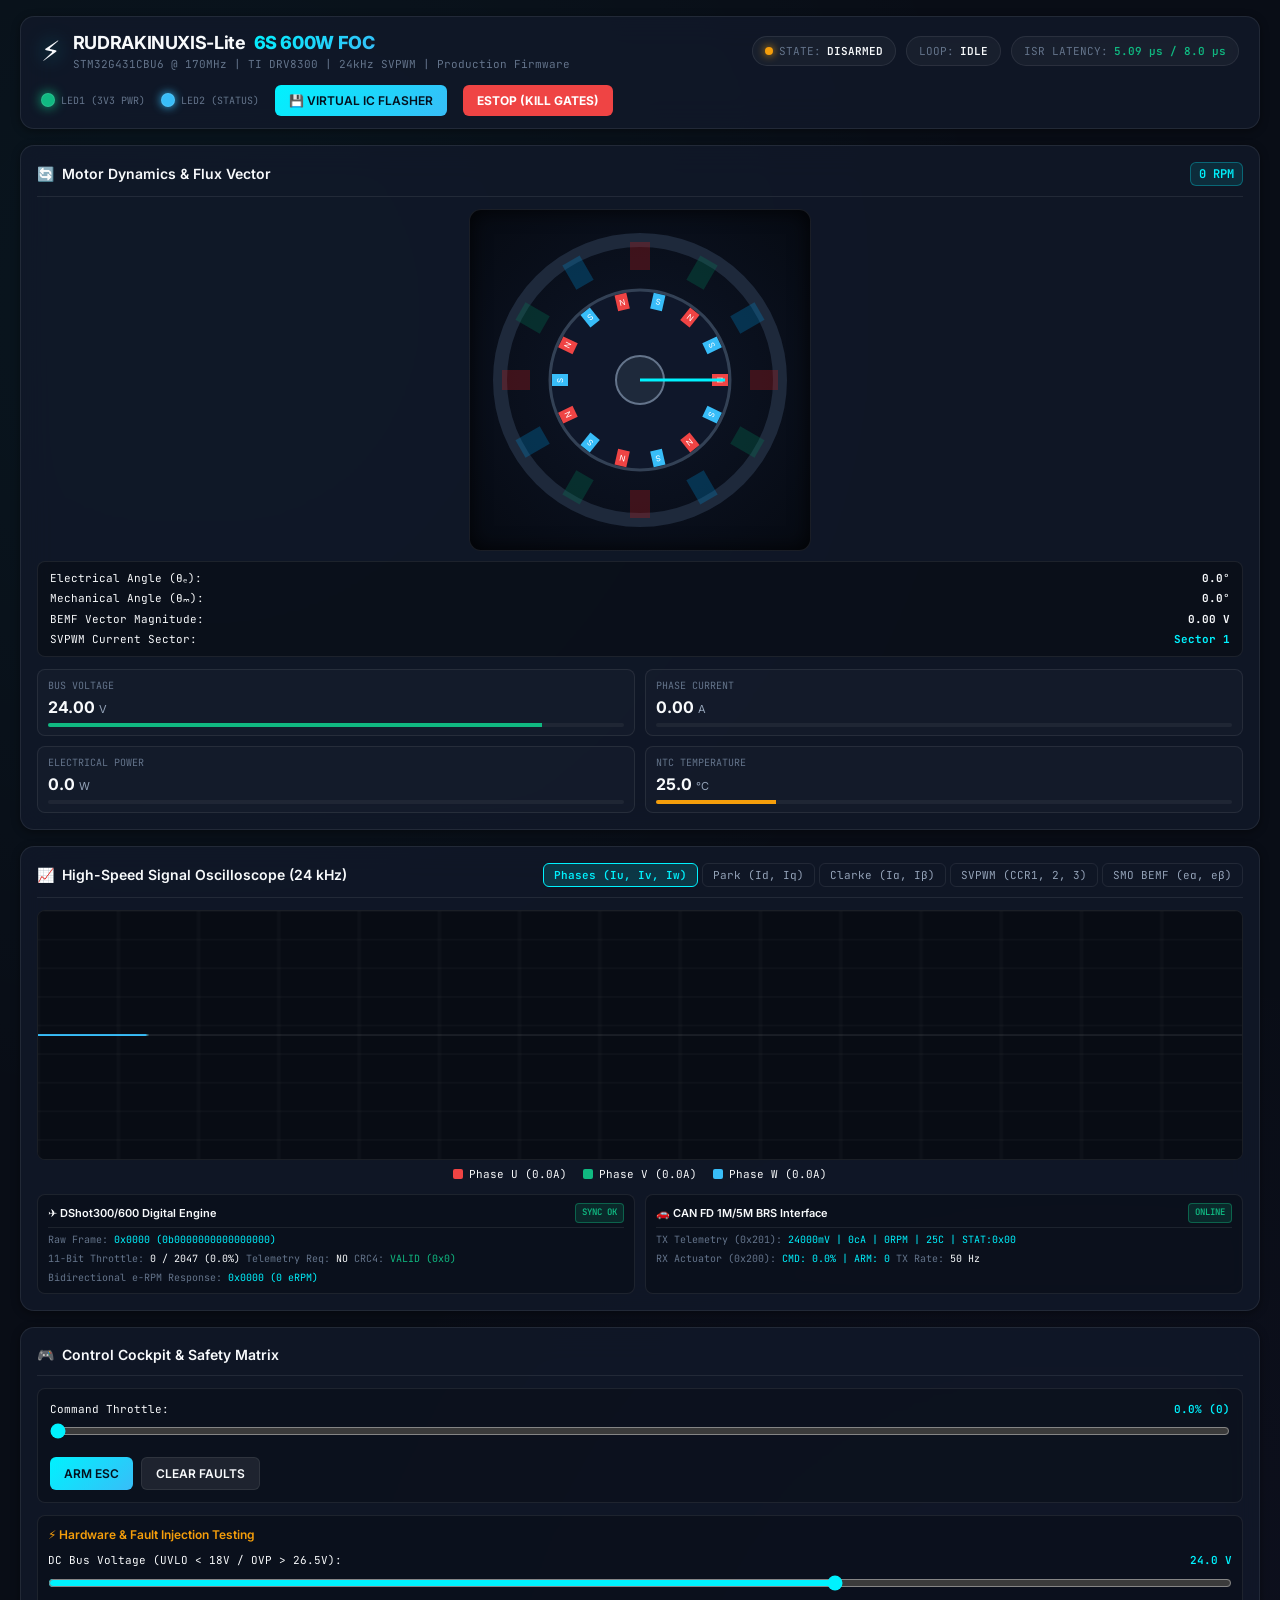
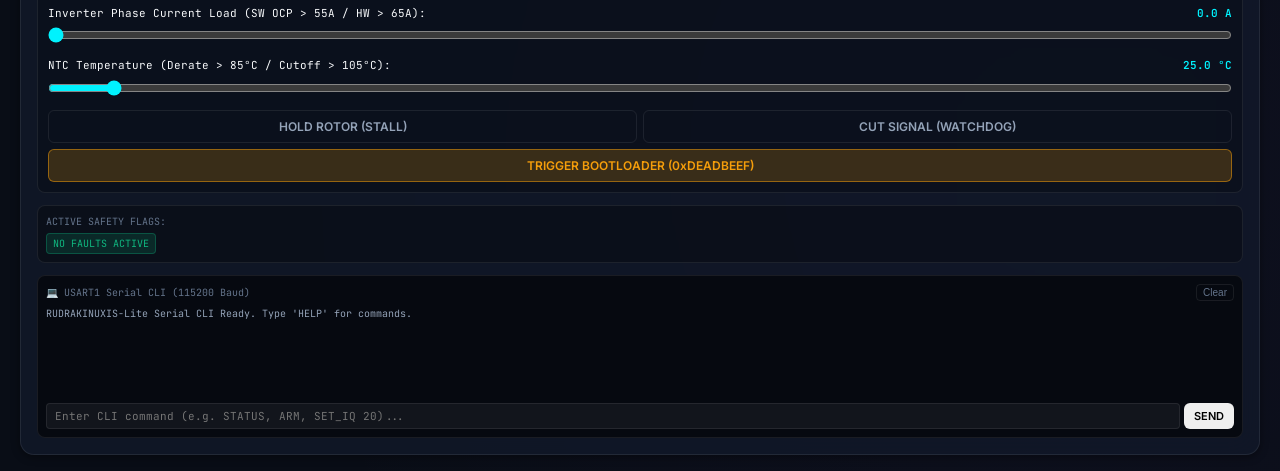
<file: firmware_for_RUDRAKINUXIS_Lite/tools/visual_simulator/index.html>
<!DOCTYPE html>
<html lang="en">

<head>
  <meta charset="UTF-8">
  <meta name="viewport" content="width=device-width, initial-scale=1.0">
  <title>RUDRAKINUXIS-Lite 6S 600W FOC ESC - Production Visual Simulator</title>
  <link rel="preconnect" href="https://fonts.googleapis.com">
  <link rel="preconnect" href="https://fonts.gstatic.com" crossorigin>
  <link
    href="https://fonts.googleapis.com/css2?family=Inter:wght@300;400;500;600;700&family=JetBrains+Mono:wght@400;500;600&display=swap"
    rel="stylesheet">
  <link rel="stylesheet" href="styles.css">
</head>

<body>
  <div class="app-container">
    <!-- Top Header -->
    <header class="app-header">
      <div class="header-left">
        <div class="logo-badge">
          <span class="logo-icon">⚡</span>
          <div class="logo-titles">
            <h1>RUDRAKINUXIS-Lite <span class="tag-accent">6S 600W FOC</span></h1>
            <p class="subtitle">STM32G431CBU6 @ 170MHz | TI DRV8300 | 24kHz SVPWM | Production Firmware</p>
          </div>
        </div>
      </div>

      <div class="header-center">
        <div class="system-pills">
          <div class="pill" id="pill-foc-state">
            <span class="pill-dot"></span>
            <span class="pill-label">STATE:</span>
            <span class="pill-value" id="val-foc-state">DISARMED</span>
          </div>
          <div class="pill" id="pill-mode">
            <span class="pill-label">LOOP:</span>
            <span class="pill-value" id="val-loop-mode">I-F RAMP</span>
          </div>
          <div class="pill" id="pill-isr-timing">
            <span class="pill-label">ISR LATENCY:</span>
            <span class="pill-value highlight-green" id="val-isr-time">5.09 µs / 8.0 µs</span>
          </div>
        </div>
      </div>

      <div class="header-right">
        <div class="led-indicators">
          <div class="led-unit">
            <div class="led-bulb led-green on" id="hw-led1"></div>
            <span class="led-text">LED1 (3V3 PWR)</span>
          </div>
          <div class="led-unit">
            <div class="led-bulb led-blue heartbeat" id="hw-led2"></div>
            <span class="led-text">LED2 (STATUS)</span>
          </div>
        </div>
        <button class="btn btn-primary" id="btn-open-flasher">💾 VIRTUAL IC FLASHER</button>
        <button class="btn btn-danger" id="btn-kill-gates">ESTOP (KILL GATES)</button>
      </div>
    </header>

    <!-- Main Content Grid -->
    <main class="dashboard-grid">
      <!-- Column 1: Motor Visualizer & Power Telemetry -->
      <section class="card panel-motor">
        <div class="card-header">
          <h2><span class="icon">🔄</span> Motor Dynamics & Flux Vector</h2>
          <span class="badge" id="badge-rpm">0 RPM</span>
        </div>
        <div class="canvas-container">
          <canvas id="motor-canvas" width="340" height="340"></canvas>
          <div class="motor-overlay-stats">
            <div class="stat-row">
              <span>Electrical Angle (θₑ):</span>
              <strong id="val-theta-elec">0.0°</strong>
            </div>
            <div class="stat-row">
              <span>Mechanical Angle (θₘ):</span>
              <strong id="val-theta-mech">0.0°</strong>
            </div>
            <div class="stat-row">
              <span>BEMF Vector Magnitude:</span>
              <strong id="val-bemf-mag">0.00 V</strong>
            </div>
            <div class="stat-row">
              <span>SVPWM Current Sector:</span>
              <strong class="highlight-cyan" id="val-svpwm-sector">Sector 1</strong>
            </div>
          </div>
        </div>

        <!-- Telemetry Metrics Bar -->
        <div class="metrics-grid">
          <div class="metric-card">
            <div class="metric-label">BUS VOLTAGE</div>
            <div class="metric-val" id="val-metric-vbus">24.00 <span class="unit">V</span></div>
            <div class="metric-bar">
              <div class="fill" id="bar-vbus" style="width: 80%;"></div>
            </div>
          </div>
          <div class="metric-card">
            <div class="metric-label">PHASE CURRENT</div>
            <div class="metric-val" id="val-metric-curr">0.00 <span class="unit">A</span></div>
            <div class="metric-bar">
              <div class="fill fill-cyan" id="bar-curr" style="width: 0%;"></div>
            </div>
          </div>
          <div class="metric-card">
            <div class="metric-label">ELECTRICAL POWER</div>
            <div class="metric-val" id="val-metric-pwr">0.0 <span class="unit">W</span></div>
            <div class="metric-bar">
              <div class="fill fill-purple" id="bar-pwr" style="width: 0%;"></div>
            </div>
          </div>
          <div class="metric-card">
            <div class="metric-label">NTC TEMPERATURE</div>
            <div class="metric-val" id="val-metric-temp">25.0 <span class="unit">°C</span></div>
            <div class="metric-bar">
              <div class="fill fill-yellow" id="bar-temp" style="width: 25%;"></div>
            </div>
          </div>
        </div>
      </section>

      <!-- Column 2: Live Multi-Channel Oscilloscope & Packet Monitor -->
      <section class="card panel-scope">
        <div class="card-header scope-header">
          <div class="scope-titles">
            <h2><span class="icon">📈</span> High-Speed Signal Oscilloscope (24 kHz)</h2>
          </div>
          <div class="scope-tabs">
            <button class="tab-btn active" data-channel="phase">Phases (Iu, Iv, Iw)</button>
            <button class="tab-btn" data-channel="park">Park (Id, Iq)</button>
            <button class="tab-btn" data-channel="clarke">Clarke (Iα, Iβ)</button>
            <button class="tab-btn" data-channel="svpwm">SVPWM (CCR1, 2, 3)</button>
            <button class="tab-btn" data-channel="smo">SMO BEMF (eα, eβ)</button>
          </div>
        </div>
        <div class="scope-container">
          <canvas id="scope-canvas" width="600" height="260"></canvas>
          <div class="scope-legend" id="scope-legend">
            <!-- Dynamic Legend items inserted via JS -->
          </div>
        </div>

        <!-- Protocol Packet Inspector -->
        <div class="packet-inspector">
          <div class="inspector-section">
            <div class="section-title">
              <span>✈️ DShot300/600 Digital Engine</span>
              <span class="status-pill status-ok" id="dshot-status-badge">SYNC OK</span>
            </div>
            <div class="packet-row">
              <span class="p-label">Raw Frame:</span>
              <span class="p-hex" id="dshot-raw-hex">0x0000 (0b0000000000000000)</span>
            </div>
            <div class="packet-row">
              <span class="p-label">11-Bit Throttle:</span>
              <span class="p-val" id="dshot-throttle-val">0 / 2047 (0.0%)</span>
              <span class="p-label">Telemetry Req:</span>
              <span class="p-val" id="dshot-telem-bit">NO</span>
              <span class="p-label">CRC4:</span>
              <span class="p-val highlight-green" id="dshot-crc-val">VALID (0x0)</span>
            </div>
            <div class="packet-row">
              <span class="p-label">Bidirectional e-RPM Response:</span>
              <span class="p-hex" id="dshot-erpm-hex">0xFFFF (0 eRPM)</span>
            </div>
          </div>

          <div class="inspector-section">
            <div class="section-title">
              <span>🚗 CAN FD 1M/5M BRS Interface</span>
              <span class="status-pill status-ok" id="can-status-badge">ONLINE</span>
            </div>
            <div class="packet-row">
              <span class="p-label">TX Telemetry (0x201):</span>
              <span class="p-hex" id="can-tx-payload">24000mV | 0cA | 0RPM | 25C | STAT:0x00</span>
            </div>
            <div class="packet-row">
              <span class="p-label">RX Actuator (0x200):</span>
              <span class="p-hex" id="can-rx-payload">CMD: 0.0% | ARM: 0</span>
              <span class="p-label">TX Rate:</span>
              <span class="p-val">50 Hz</span>
            </div>
          </div>
        </div>
      </section>

      <!-- Column 3: Control Cockpit & Safety Stress Testing -->
      <section class="card panel-controls">
        <div class="card-header">
          <h2><span class="icon">🎮</span> Control Cockpit & Safety Matrix</h2>
        </div>

        <div class="control-box">
          <div class="throttle-control">
            <div class="control-row-header">
              <label for="slider-throttle">Command Throttle:</label>
              <span class="slider-display" id="disp-throttle">0.0% (0)</span>
            </div>
            <input type="range" id="slider-throttle" min="0" max="2047" value="0" step="1">
          </div>

          <div class="button-row">
            <button class="btn btn-primary" id="btn-arm-toggle">ARM ESC</button>
            <button class="btn btn-secondary" id="btn-clear-faults">CLEAR FAULTS</button>
          </div>
        </div>

        <!-- Safety Supervisor Stress Testing -->
        <div class="fault-injection-box">
          <h3>⚡ Hardware & Fault Injection Testing</h3>

          <div class="slider-group">
            <div class="control-row-header">
              <label for="slider-vbus">DC Bus Voltage (UVLO &lt; 18V / OVP &gt; 26.5V):</label>
              <span class="slider-display" id="disp-vbus">24.0 V</span>
            </div>
            <input type="range" id="slider-vbus" min="16.0" max="28.0" value="24.0" step="0.1">
          </div>

          <div class="slider-group">
            <div class="control-row-header">
              <label for="slider-load">Inverter Phase Current Load (SW OCP &gt; 55A / HW &gt; 65A):</label>
              <span class="slider-display" id="disp-load">0.0 A</span>
            </div>
            <input type="range" id="slider-load" min="0.0" max="70.0" value="0.0" step="0.5">
          </div>

          <div class="slider-group">
            <div class="control-row-header">
              <label for="slider-temp">NTC Temperature (Derate &gt; 85°C / Cutoff &gt; 105°C):</label>
              <span class="slider-display" id="disp-temp">25.0 °C</span>
            </div>
            <input type="range" id="slider-temp" min="20.0" max="120.0" value="25.0" step="1.0">
          </div>

          <div class="injection-buttons">
            <button class="btn btn-outline" id="btn-inject-stall">HOLD ROTOR (STALL)</button>
            <button class="btn btn-outline" id="btn-inject-sigloss">CUT SIGNAL (WATCHDOG)</button>
            <button class="btn btn-warning" id="btn-bootloader-jump">TRIGGER BOOTLOADER (0xDEADBEEF)</button>
          </div>
        </div>

        <!-- Active Fault Status -->
        <div class="fault-status-box" id="box-faults">
          <div class="fault-title">ACTIVE SAFETY FLAGS:</div>
          <div class="fault-tags" id="fault-tags-container">
            <span class="fault-tag ok">NO FAULTS ACTIVE</span>
          </div>
        </div>

        <!-- Serial CLI Console -->
        <div class="cli-console">
          <div class="cli-title">
            <span>💻 USART1 Serial CLI (115200 Baud)</span>
            <button class="btn-tiny" id="btn-cli-clear">Clear</button>
          </div>
          <div class="cli-output" id="cli-output">
            <div class="cli-line">RUDRAKINUXIS-Lite Serial CLI Ready. Type 'HELP' for commands.</div>
          </div>
          <div class="cli-input-row">
            <input type="text" id="cli-input" placeholder="Enter CLI command (e.g. STATUS, ARM, SET_IQ 20)...">
            <button class="btn btn-small" id="btn-cli-send">SEND</button>
          </div>
        </div>
      </section>
    </main>

    <!-- Modal for Virtual IC Flashing & Silicon Verification -->
    <div class="modal-overlay hidden" id="modal-flasher">
      <div class="modal-content flasher-modal-content">
        <div class="flasher-header">
          <div class="flasher-title">
            <span class="icon">🔬</span>
            <h3>STM32G431CBU6 Virtual Silicon Hardware Flasher</h3>
          </div>
          <button class="btn-tiny" id="btn-close-flasher-top">✕</button>
        </div>

        <div class="flasher-body">
          <!-- Virtual IC Chip Graphic -->
          <div class="ic-chip-view">
            <div class="ic-silicon" id="ic-chip-silicon">
              <div class="ic-dot"></div>
              <div class="ic-markings">
                <div class="ic-brand">ST ARM</div>
                <div class="ic-part">STM32G431</div>
                <div class="ic-pkg">CBU6 @ 170MHz</div>
                <div class="ic-lot">128K FLASH | 32K RAM</div>
              </div>
            </div>
            <div class="ic-pins-status">
              <div class="pin-status-row"><span class="pin-dot pin-green" id="pin-vdd"></span> VDD (3.31V)</div>
              <div class="pin-status-row"><span class="pin-dot pin-blue" id="pin-swdio"></span> SWDIO (PA13)</div>
              <div class="pin-status-row"><span class="pin-dot pin-blue" id="pin-swclk"></span> SWCLK (PA14)</div>
              <div class="pin-status-row"><span class="pin-dot pin-yellow" id="pin-nrst"></span> NRST (RESET)</div>
            </div>
          </div>

          <!-- Programmer Console & Log -->
          <div class="flasher-console-box">
            <div class="flasher-progress-bar">
              <div class="progress-fill" id="flash-progress-fill" style="width: 0%;"></div>
            </div>
            <div class="progress-label" id="flash-progress-label">Ready. Target detected via SWD (ID: 0x468).</div>

            <div class="flasher-terminal" id="flasher-terminal">
              <div class="term-line">ST-Link v3 High-Speed Virtual Debugger Connected.</div>
              <div class="term-line">Target: STM32G431CBU6 (Cortex-M4 with FPU, Rev 1.0).</div>
              <div class="term-line">Device ID: 0x468 | Flash: 128 KB | SRAM1: 32 KB.</div>
              <div class="term-line highlight-green">Status: Ready to flash RUDRAKINUXIS-Lite production firmware.</div>
            </div>
          </div>

          <!-- Flash Memory Hex Viewer -->
          <div class="hex-viewer-box">
            <div class="hex-title">Virtual Flash Memory Map (0x08000000):</div>
            <pre class="hex-dump" id="hex-dump-view">
0x08000000:  00 80 00 20 09 01 00 08 21 01 00 08 25 01 00 08  |... ....!...%...| (MSP: 0x20008000, Reset: 0x08000109)
0x08000010:  00 00 00 00 00 00 00 00 00 00 00 00 00 00 00 00  |................|
0x08000020:  00 00 00 00 00 00 00 00 00 00 00 00 00 00 00 00  |................|
0x08000030:  00 00 00 00 00 00 00 00 00 00 00 00 55 01 00 08  |............U...| (SysTick: 1kHz Safety)
0x08000080:  00 00 00 00 00 00 00 00 81 01 00 08 00 00 00 00  |................| (ADC1_2_IRQn: 24kHz FOC)
0x08000100:  52 55 44 52 41 4B 49 4E 55 58 49 53 2D 4C 69 74  |RUDRAKINUXIS-Lit|
0x08000110:  65 5F 36 53 5F 36 30 30 57 5F 46 4F 43 5F 45 53  |e_6S_600W_FOC_ES|
            </pre>
          </div>
        </div>

        <div class="flasher-actions">
          <button class="btn btn-primary" id="btn-start-flash">⚡ FLASH FIRMWARE TO VIRTUAL IC</button>
          <button class="btn btn-secondary" id="btn-mass-erase">MASS ERASE FLASH (0xFF)</button>
          <button class="btn btn-outline" id="btn-close-flasher">CLOSE</button>
        </div>
      </div>
    </div>

    <!-- Modal for Bootloader Jump Notification -->
    <div class="modal-overlay hidden" id="modal-bootloader">
      <div class="modal-content">
        <div class="modal-icon">🚀</div>
        <h3>ST Factory ROM Bootloader Jumped!</h3>
        <p>Magic key <code>0xDEADBEEF</code> was successfully written to <code>TAMP->BKP0R</code>.</p>
        <p>Microcontroller system reset executed. Memory remapped to System Flash (<code>0x1FFF0000</code>). Main Stack
          Pointer initialized.</p>
        <p class="highlight-green">Device is now ready for USB-C DFU flashing via STM32CubeProgrammer!</p>
        <button class="btn btn-primary" id="btn-close-modal">DISMISS / REBOOT TO USER CODE</button>
      </div>
    </div>
  </div>

  <script src="simulator.js"></script>
</body>

</html>
</file>
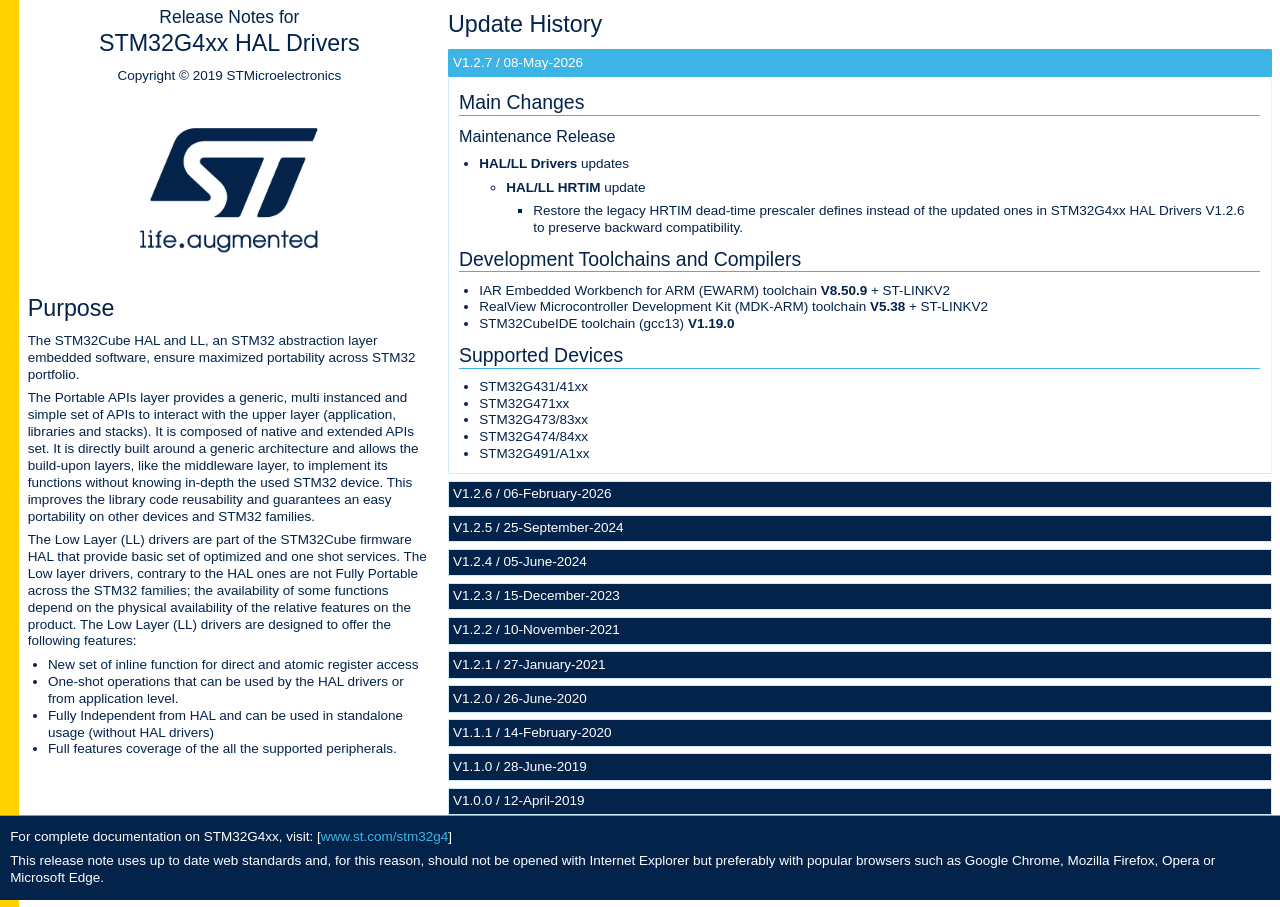
<file: firmware_for_RUDRAKINUXIS_Lite/Drivers/STM32G4xx_HAL_Driver/Release_Notes.html>
<!DOCTYPE html>
<html xmlns="http://www.w3.org/1999/xhtml" lang="en" xml:lang="en">
<head>
  <meta charset="utf-8" />
  <meta name="generator" content="pandoc" />
  <meta name="viewport" content="width=device-width, initial-scale=1.0, user-scalable=yes" />
  <title>Release Notes for STM32G4xx HAL Drivers</title>
  <style>
    code{white-space: pre-wrap;}
    span.smallcaps{font-variant: small-caps;}
    span.underline{text-decoration: underline;}
    div.column{display: inline-block; vertical-align: top; width: 50%;}
    div.hanging-indent{margin-left: 1.5em; text-indent: -1.5em;}
    ul.task-list{list-style: none;}
    .display.math{display: block; text-align: center; margin: 0.5rem auto;}
  </style>
  <link rel="stylesheet" href="_htmresc/mini-st_2020.css" />
  <!--[if lt IE 9]>
    <script src="//cdnjs.cloudflare.com/ajax/libs/html5shiv/3.7.3/html5shiv-printshiv.min.js"></script>
  <![endif]-->
  <link rel="icon" type="image/x-icon" href="_htmresc/favicon.png" />
</head>
<body>
<div class="row">
<div class="col-sm-12 col-lg-4">
<center>
<h1 id="release-notes-for-stm32g4xx-hal-drivers"><small>Release Notes for</small> STM32G4xx HAL Drivers</h1>
<p>Copyright © 2019 STMicroelectronics<br />
</p>
<a href="https://www.st.com" class="logo"><img src="_htmresc/st_logo_2020.png" alt="ST logo" /></a>
</center>
<h1 id="purpose">Purpose</h1>
<p>The STM32Cube HAL and LL, an STM32 abstraction layer embedded software, ensure maximized portability across STM32 portfolio.</p>
<p>The Portable APIs layer provides a generic, multi instanced and simple set of APIs to interact with the upper layer (application, libraries and stacks). It is composed of native and extended APIs set. It is directly built around a generic architecture and allows the build-upon layers, like the middleware layer, to implement its functions without knowing in-depth the used STM32 device. This improves the library code reusability and guarantees an easy portability on other devices and STM32 families.</p>
<p>The Low Layer (LL) drivers are part of the STM32Cube firmware HAL that provide basic set of optimized and one shot services. The Low layer drivers, contrary to the HAL ones are not Fully Portable across the STM32 families; the availability of some functions depend on the physical availability of the relative features on the product. The Low Layer (LL) drivers are designed to offer the following features:</p>
<ul>
<li>New set of inline function for direct and atomic register access</li>
<li>One-shot operations that can be used by the HAL drivers or from application level.</li>
<li>Fully Independent from HAL and can be used in standalone usage (without HAL drivers)</li>
<li>Full features coverage of the all the supported peripherals.</li>
</ul>
</div>
<section id="update-history" class="col-sm-12 col-lg-8">
<h1>Update History</h1>
<div class="collapse">
<input type="checkbox" id="collapse-section11" checked aria-hidden="true"> <label for="collapse-section11" aria-hidden="true">V1.2.7 / 08-May-2026</label>
<div>
<h2 id="main-changes">Main Changes</h2>
<h3 id="maintenance-release">Maintenance Release</h3>
<ul>
<li><strong>HAL/LL Drivers</strong> updates
<ul>
<li><strong>HAL/LL HRTIM</strong> update
<ul>
<li>Restore the legacy HRTIM dead-time prescaler defines instead of the updated ones in STM32G4xx HAL Drivers V1.2.6 to preserve backward compatibility.</li>
</ul></li>
</ul></li>
</ul>
<h2 id="development-toolchains-and-compilers">Development Toolchains and Compilers</h2>
<ul>
<li>IAR Embedded Workbench for ARM (EWARM) toolchain <strong>V8.50.9</strong> + ST-LINKV2</li>
<li>RealView Microcontroller Development Kit (MDK-ARM) toolchain <strong>V5.38</strong> + ST-LINKV2</li>
<li>STM32CubeIDE toolchain (gcc13) <strong>V1.19.0</strong></li>
</ul>
<h2 id="supported-devices">Supported Devices</h2>
<ul>
<li>STM32G431/41xx</li>
<li>STM32G471xx</li>
<li>STM32G473/83xx</li>
<li>STM32G474/84xx</li>
<li>STM32G491/A1xx</li>
</ul>
</div>
</div>
<div class="collapse">
<input type="checkbox" id="collapse-section10" aria-hidden="true"> <label for="collapse-section10" aria-hidden="true">V1.2.6 / 06-February-2026</label>
<div>
<h2 id="main-changes-1">Main Changes</h2>
<h3 id="maintenance-release-1">Maintenance Release</h3>
<ul>
<li><strong>HAL/LL Drivers</strong> updates
<ul>
<li>General updates to fix known defects and enhancements implementation.</li>
</ul></li>
<li><strong>HAL/LL DAC</strong> update
<ul>
<li>Fix the length parameter definition in HAL_ADCEx_MultiModeStart_DMA() API.</li>
<li>Add a busy-state check before aborting DMA.</li>
<li>Update internal temperature sensor values to 130 °C.</li>
<li>remove the assert in HAL_ADC_ConfigChannel() API.</li>
</ul></li>
<li><strong>HAL CRYP</strong> update
<ul>
<li>Remove the call to __HAL_UNLOCK() when no prior __HAL_LOCK() has been issued.</li>
</ul></li>
<li><strong>HAL DMA</strong> update
<ul>
<li>Correct channel index computation in DMA_CalcDMAMUXChannelBaseAndMask() function, adapting the channel number offset to the MCU category to ensure proper DMAMUX status mask handling.</li>
<li>Fix the discrepancy between the Reference Manual and HAL regarding DMA handling.</li>
</ul></li>
<li><strong>HAL FDCAN</strong> update
<ul>
<li>Fix GetIndex computation overflow in overwrite mode.</li>
<li>Fix the assertion issue when the number of Standard or Extended filters is zero.</li>
</ul></li>
<li><strong>HAL FMAC</strong> update
<ul>
<li>Complete DMA Abort sequence in HAL_FMAC_FilterStop() API.</li>
</ul></li>
<li><strong>HAL GPIO</strong> update
<ul>
<li>Add Pull down capability in analog mode.</li>
</ul></li>
<li><strong>HAL HRTIM</strong> update
<ul>
<li>Fix HRTIM_Deadtime_Prescaler_Ratio macro definitions.</li>
</ul></li>
<li><strong>HAL I2C</strong> update
<ul>
<li>Move the tmp variable declaration to the beginning of the I2C_TransferConfig() function.</li>
<li>Update HAL_I2C_IsDeviceReady() API to properly account for the number of trials.</li>
<li>Update the defined triggers used for I2C autonomous mode.</li>
</ul></li>
<li><strong>HAL SMBUS</strong> update
<ul>
<li>Update the HAL_SMBUS_IsDeviceReady() API to properly account for the number of trials.</li>
</ul></li>
<li><strong>HAL SPI</strong> update
<ul>
<li>Add units to physical measurement parameters.</li>
<li>Add note to HAL_SPI_Receive() API to clarify its behavior in master mode.</li>
</ul></li>
<li><strong>HAL TIM</strong> update
<ul>
<li>Fix the issue where complementary channels were systematically disabled by TIM_OCx_SetConfig() functions.</li>
<li>Update TIM_CCER_CCxE_MASK to support internal TIM Channels 5 and 6.</li>
<li>Fix update flag (UIF) clearing in TIM_Base_SetConfig() function.</li>
</ul></li>
<li><strong>HAL UART</strong> update
<ul>
<li>Provide an accurate position parameter in RxEventCallback when ReceptionToIdle mode is used with DMA and UART/DMA interrupt handling is delayed.</li>
<li>Fix transfer count underflow when using polling mode.</li>
</ul></li>
</ul>
<h2 id="development-toolchains-and-compilers-1">Development Toolchains and Compilers</h2>
<ul>
<li>IAR Embedded Workbench for ARM (EWARM) toolchain <strong>V8.50.9</strong> + ST-LINKV2</li>
<li>RealView Microcontroller Development Kit (MDK-ARM) toolchain <strong>V5.38</strong> + ST-LINKV2</li>
<li>STM32CubeIDE toolchain (gcc13) <strong>V1.19.0</strong></li>
</ul>
<h2 id="supported-devices-1">Supported Devices</h2>
<ul>
<li>STM32G431/41xx</li>
<li>STM32G471xx</li>
<li>STM32G473/83xx</li>
<li>STM32G474/84xx</li>
<li>STM32G491/A1xx</li>
</ul>
</div>
</div>
<div class="collapse">
<input type="checkbox" id="collapse-section9" aria-hidden="true"> <label for="collapse-section9" aria-hidden="true">V1.2.5 / 25-September-2024</label>
<div>
<h2 id="main-changes-2">Main Changes</h2>
<h3 id="maintenance-release-2">Maintenance Release</h3>
<ul>
<li><p>General updates to fix known defects and enhancements implementation.</p></li>
<li><p>Code quality enhancment MISRA-C 2012.</p></li>
<li><p><strong>HAL DAC</strong> update</p>
<ul>
<li>Improve management of connection selection vs buffer mode (add assert parameter check and comments).</li>
</ul></li>
<li><p><strong>HAL FMAC</strong> update</p>
<ul>
<li>Abort DMAIn/DMAOut in HAL_FMAC_FilterStop if configured.</li>
</ul></li>
<li><p><strong>HAL I2S</strong> update</p>
<ul>
<li>Update HAL I2S driver to remove ‘go to’ instruction.</li>
</ul></li>
<li><p><strong>HAL SPI</strong> update</p>
<ul>
<li>Check data size before changing state in reception API.</li>
</ul></li>
<li><p><strong>HAL UART</strong> update</p>
<ul>
<li>Correct DMA Rx abort procedure impact on ongoing Tx transfer in polling mode.</li>
</ul></li>
<li><p><strong>HAL USART</strong> update</p>
<ul>
<li>Improve the visibility of the SPI function support in HAL USART description.</li>
</ul></li>
<li><p><strong>HAL USB</strong> update</p>
<ul>
<li>Fix added to support bulk transfer in double buffer mode.</li>
</ul></li>
<li><p><strong>LL UCPD</strong> update</p>
<ul>
<li>Add LL UCPD API LL_UCPD_IsActiveFlag_RxErr().</li>
<li>Correct wording in some LL API LL_UCPD_IsActiveFlag_xxx function descriptions.</li>
</ul></li>
</ul>
<h2 id="development-toolchains-and-compilers-2">Development Toolchains and Compilers</h2>
<ul>
<li>IAR Embedded Workbench for ARM (EWARM) toolchain <strong>V8.50.9</strong> + ST-LINKV2</li>
<li>RealView Microcontroller Development Kit (MDK-ARM) toolchain <strong>V5.38</strong> + ST-LINKV2</li>
<li>STM32CubeIDE toolchain (gcc9_2020_q2_update) <strong>V1.14.0</strong></li>
</ul>
<h2 id="supported-devices-2">Supported Devices</h2>
<ul>
<li>STM32G431/41xx</li>
<li>STM32G471xx</li>
<li>STM32G473/83xx</li>
<li>STM32G474/84xx</li>
<li>STM32G491/A1xx</li>
</ul>
</div>
</div>
<div class="collapse">
<input type="checkbox" id="collapse-section8" aria-hidden="true"> <label for="collapse-section8" aria-hidden="true">V1.2.4 / 05-June-2024</label>
<div>
<h2 id="main-changes-3">Main Changes</h2>
<h3 id="maintenance-release-3">Maintenance Release</h3>
<ul>
<li><p>General updates to fix known defects and enhancements implementation.</p></li>
<li><p><strong>HAL DAC</strong> update</p>
<ul>
<li>Update HAL_DACEx_SelfCalibrate() API to manage case of calibration factor equal to range maximum value.</li>
</ul></li>
<li><p><strong>HAL CORTEX</strong> update</p>
<ul>
<li>Update HAL_MPU_ConfigRegion() API to allow the configuration of the MPU registers independently of the value of Enable/Disable field.</li>
<li>Add new HAL_MPU_EnableRegion() / HAL_MPU_DisableRegion() APIs.</li>
</ul></li>
<li><p><strong>HAL QSPI</strong> update</p>
<ul>
<li>Clear AR register after CCR to avoid new transfer when address is not needed.</li>
</ul></li>
<li><p><strong>HAL I2C</strong> update</p>
<ul>
<li>Code quality enhancement MISRA-C 2012 Rule-13.5 within the HAL_I2C_Master_Abort_IT() API:</li>
<li>Add a temporary variable to get the value to check before comparison.</li>
<li>Add abort memory management to HAL_I2C_Master_Abort_IT() API.</li>
<li>Move the prefetch process in HAL_I2C_Slave_Transmit() API.</li>
</ul></li>
<li><p><strong>HAL SPI</strong> update</p>
<ul>
<li>HAL code quality enhancement for MISRA-C Rule-8.13 by adding const qualifiers..</li>
</ul></li>
<li><p><strong>HAL/LL TIM</strong> update</p>
<ul>
<li>Fixed typo in PWM asymmetric mode related constants.</li>
</ul></li>
<li><p><strong>HAL UART</strong> update</p>
<ul>
<li>Add HAL_UART_RXEVENT_IDLE event notification to user in case of HAL_UARTEx_ReceiveToIdle_DMA() use with Circular DMA, even if occurring just after TC event.</li>
<li>Align prescaler value used by default in UART_GET_DIV_FACTOR macro with RM.</li>
<li>Correct wrong comment in HAL_UARTEx_DisableFifoMode() API.</li>
<li>Ensure UART Rx buffer is not written beyond boundaries in case of RX FIFO reception in Interrupt mode.</li>
</ul></li>
<li><p><strong>HAL USART</strong> update</p>
<ul>
<li>Align prescaler value used by default in USART_GET_DIV_FACTOR macro with RM.</li>
<li>Correct wrong comment in HAL_USARTEx_DisableFifoMode() API.</li>
<li>Improve the visibility of the SPI mode support in HAL USART description.</li>
</ul></li>
<li><p><strong>HAL CRYP</strong> update</p>
<ul>
<li>Code quality enhancement MISRA-C 2012 Rule-10.4 within HAL_CRYP_IRQHandler() API.</li>
</ul></li>
<li><p><strong>HAL FDCAN</strong> update</p>
<ul>
<li>HAL code quality enhancement for MISRA-C Rule-8.13 by adding const qualifiers.</li>
</ul></li>
<li><p><strong>LL BUS</strong> update</p>
<ul>
<li>Update macro definition LL_AHB2_GRP1_PERIPH_CCM.</li>
</ul></li>
<li><p><strong>LL LPUART</strong> update</p>
<ul>
<li>Add LL_LPUART_RequestTxDataFlush() API allowing TX FIFO flush request.</li>
</ul></li>
<li><p><strong>LL UCPD</strong> update</p>
<ul>
<li>HAL code quality enhancement for MISRA-C Rule-8.13 by adding const qualifiers.</li>
<li>Fix typo in Doxygen sections.</li>
</ul></li>
</ul>
<h2 id="development-toolchains-and-compilers-3">Development Toolchains and Compilers</h2>
<ul>
<li>IAR Embedded Workbench for ARM (EWARM) toolchain <strong>V8.50.9</strong> + ST-LINKV2</li>
<li>RealView Microcontroller Development Kit (MDK-ARM) toolchain <strong>V5.38</strong> + ST-LINKV2</li>
<li>STM32CubeIDE toolchain (gcc9_2020_q2_update) <strong>V1.14.0</strong></li>
</ul>
<h2 id="supported-devices-3">Supported Devices</h2>
<ul>
<li>STM32G431xx/41xx</li>
<li>STM32G471xx</li>
<li>STM32G473/83xx</li>
<li>STM32G474/84xx</li>
<li>STM32G491/A1xx</li>
</ul>
</div>
</div>
<div class="collapse">
<input type="checkbox" id="collapse-section7" aria-hidden="true"> <label for="collapse-section7" aria-hidden="true">V1.2.3 / 15-December-2023</label>
<div>
<h2 id="main-changes-4">Main Changes</h2>
<h3 id="maintenance-release-4">Maintenance Release</h3>
<ul>
<li>HAL code quality enhancement for MISRA-C Rule-8.13 by adding const qualifiers.</li>
<li><strong>HAL Generic</strong> update
<ul>
<li>Add implementation of utility APIs HAL_GetUIDw0, HAL_GetUIDw1 and HAL_GetUIDw2.</li>
<li>Allow redefinition of macro UNUSED(x).</li>
<li>Update of HAL_GetTickFreq() brief.</li>
</ul></li>
<li><strong>HAL/LL ADC</strong> update
<ul>
<li>Add “ADC_CHANNEL_0” in IS_ADC_CHANNEL() macro.</li>
<li>Add helper macro to convert data from differential mode.</li>
<li>Remove useless action of conversion trigger change in function LL_ADC_DeInit(); Moreover; this action was not compliant with ADC enable state (cf reference manual).</li>
</ul></li>
<li><strong>HAL/LL TIM</strong> update
<ul>
<li>Manage configuration of the Capture/compare DMA request source:
<ul>
<li>Add related new exported constants (TIM_CCDMAREQUEST_CC, TIM_CCDMAREQUEST_UPDATE).</li>
<li>Create a new macro __HAL_TIM_SELECT_CCDMAREQUEST() allowing to program the TIMx_CR2.CCDS bitfield.</li>
</ul></li>
<li>Remove useless definition of macro IS_TIM_INTERNAL_TRIGGEREVENT_SELECTION.</li>
<li>Improve driver robustness against wrong period values.</li>
<li>Improve driver robustness against wrong DMA related parameters.</li>
<li>Improve period configuration parameter check.</li>
<li>Minor typo correction in hal_tim header file.</li>
<li>Update __LL_TIM_CALC_PSC() macro to round up the evaluated value when the fractional part of the division is greater than 0.5.</li>
<li>Remove useless check on IS_TIM_ADVANCED_INSTANCE() within LL_TIM_BDTR_Init() to fix Break Filter configuration problem with specific TIM instances.</li>
<li>Update LL_TIM_DisableBreakInputSource() and LL_TIM_SetBreakInputSourcePolarity() APIs description.</li>
<li>Remove lock management from callback management functions.</li>
<li>Remove multiple volatile reads or writes in interrupt handler for better performance.</li>
<li>Improve HAL TIM driver’s operational behavior.</li>
<li>Assert check for the right channels.</li>
<li>Fix typo in PWM symmetric mode related constants names.</li>
<li>Remove unnecessary change of MOE bitfield in LL_TIM_BDTR_Init().</li>
</ul></li>
<li><strong>HAL/LL LPTIM</strong> update
<ul>
<li>Improve LPTIM FSM management consistency.</li>
<li>Apply same naming rules to clear FLAG related functions.</li>
<li>Remove Lock management from callback management functions.</li>
<li>Remove redundant IS_LPTIM_AUTORELOAD macro.</li>
</ul></li>
<li><strong>HAL/LL RCC</strong> update
<ul>
<li>Add uint32_t cast to shift left operands constants defined with ‘U’ suffix in case MISRAC2012-Rule-12.2 violated.</li>
<li>Wait PLL1RDY to be off before clearing PLL1 source.</li>
<li>Set RCC_CRS_HSI48CALIBRATION_DEFAULT to 0x40 to be consistent with REFMAN and LL CRS driver.</li>
<li>Fix wrong RCC_APB1ENR1_WWDG2EN bit referenced in __HAL_RCC_WWDG_CLK_DISABLE() macro.</li>
<li>Modify the comment in PLL configuration.</li>
</ul></li>
<li><strong>HAL CORTEX</strong> update
<ul>
<li>Updated HAL_MPU_ConfigRegion() to allow the configuration of the MPU registers independently of the value of Enable/Disable field.</li>
<li>Add new APIs HAL_MPU_EnableRegion() / HAL_MPU_DisableRegion().</li>
</ul></li>
<li><strong>HAL DAC</strong> update
<ul>
<li>Fix incorrect word ‘surcharged’ in functions headers.</li>
<li>Updated DAC buffer calibration according to RM.</li>
<li>Fix HAL_GetTick() timeout vulnerability.</li>
</ul></li>
<li><strong>HAL EXTI</strong> update
<ul>
<li>Fix computation of pExtiConfig-&gt;GPIOSel in HAL_EXTI_GetConfigLine().</li>
<li>Fix the wrong references in the “How to use this driver” section.</li>
</ul></li>
<li><strong>HAL CORDIC</strong> update
<ul>
<li>Fix incorrect word ‘surcharged’ in functions headers.</li>
</ul></li>
<li><strong>HAL FMAC</strong> update
<ul>
<li>Avoid usage of magic numbers.</li>
<li>Fix incorrect word ‘surcharged’ in functions headers.</li>
</ul></li>
<li><strong>HAL/LL HRTIM</strong> update
<ul>
<li>Rework HAL_HRTIM_Get…() getter functions not to change the handle state in case input parameter is out-of-range.</li>
<li>Add a right shift of the read bit field in LL_HRTIM_FLT_GetResetMode() before returning the result.</li>
<li>Fix erroneous fault counter threshold configuration function.</li>
<li>Fix typo in LL_HRTIM_FLT_ResetCounter() API header.</li>
</ul></li>
<li><strong>HAL RTC</strong> update
<ul>
<li>Check if the RTC calendar has been previously initialized before entering Initialization mode.</li>
<li>Optimize the way RSF flag is cleared in HAL_RTC_WaitForSynchro().</li>
<li>Correct misleading note about shadow registers.</li>
</ul></li>
<li><strong>HAL FMC</strong> update
<ul>
<li>Fix Hardfault issues when executing NOR read operations caused by FMC_WRITE_OPERATION_DISABLE.</li>
</ul></li>
<li><strong>HAL CRYP</strong> update
<ul>
<li>Mask arrays are declared as static const.</li>
<li>Update Crypt/Decrypt IT processes to avoid Computation Completed IRQ fires before the DINR pointer increment.</li>
<li>Update AES GCM in interrupt mode to avoid Computation Completed IRQ fires before the DINR pointer increment.</li>
</ul></li>
<li><strong>HAL FLASH</strong> update
<ul>
<li>Update the hal_flash_ex.c file to correctly support the PB4_PUPEN Option.</li>
<li>Fix FLASH_PAGE_NB value for STM32G4 category 3 devices.</li>
</ul></li>
<li><strong>HAL CRC</strong> update
<ul>
<li>Add filter in HAL_CRCEx_Polynomial_Set() to exclude even polynomials.</li>
</ul></li>
<li><strong>HAL QSPI</strong> update
<ul>
<li>Update HAL_QSPI_Abort() and HAL_QSPI_Abort_IT() APIs to check on QSPI BUSY flag status before executing the abort procedure.</li>
<li>Fix incorrect word ‘surcharged’ in functions headers.</li>
</ul></li>
<li><strong>HAL SMBUS</strong> update
<ul>
<li>Remove Lock management from callback management functions.</li>
<li>Update HAL SMBUS driver to prefetch data before starting the transmission: implementation of errata sheet workaround I2C2-190208 : Transmission stalled after first byte.</li>
<li>Update SMBUS_ITErrorHandler to flash TXDR just in case of error.</li>
</ul></li>
<li><strong>HAL UART</strong> update
<ul>
<li>Add a new API HAL_UARTEx_GetRxEventType that could be used to retrieve the type of event that has led the RxEventCallback execution.</li>
<li>Remove of HAL_LOCK/HAL_UNLOCK calls in HAL UART Tx and Rx APIs.</li>
<li>Remove __HAL_LOCK() from HAL_xxx_RegisterCallback()/HAL_xxx_UnRegisterCallback().</li>
<li>Disable the Receiver Timeout Interrupt when data reception is completed.</li>
<li>Rework of UART_WaitOnFlagUntilTimeout() API to avoid being stuck forever when UART overrun error occurs and to enhance behavior.</li>
<li>Update initialisation sequence for TXINV, RXINV and TXRXSWAP settings.</li>
<li>Fix incorrect gState check in HAL_UART_RegisterRxEventCallback/HAL_UART_UnRegisterRxEventCallback to allow user Rx Event Callback registration when a transmit is ongoing.</li>
<li>Avoid RTOF flag to be cleared by a transmit process in polling mode.</li>
</ul></li>
<li><strong>HAL SMARTCARD</strong> update
<ul>
<li>Remove __HAL_LOCK() from HAL_xxx_RegisterCallback()/HAL_xxx_UnRegisterCallback().</li>
</ul></li>
<li><strong>HAL SPI</strong> update
<ul>
<li>Fix driver to don’t update state in case of error (HAL_SPI_STATE_READY will be set only in case of HAL_TIMEOUT).</li>
<li>Update HAL_SPI_TransmitReceive API to set the bit CRCNEXT in case of one byte transaction.</li>
<li>Update IT API to enable interrupts after process unlock.</li>
</ul></li>
<li><strong>HAL IRDA</strong> update
<ul>
<li>Remove __HAL_LOCK() from HAL_xxx_RegisterCallback()/HAL_xxx_UnRegisterCallback().</li>
</ul></li>
<li><strong>HAL FDCAN</strong> update
<ul>
<li>Refine description of IsFilterMatchingFrame and FilterIndex, members of structure FDCAN_RxHeaderTypeDef.</li>
<li>Fix GetIndex issue in HAL_FDCAN_GetRxMessage.</li>
<li>Modify misleading DataLength values.</li>
</ul></li>
<li><strong>HAL SAI</strong> update
<ul>
<li>Avoid using magic numbers.</li>
<li>Fix misalignment between reference manual and HAL SAI driver: remove GCR register.</li>
<li>Improve audio quality (avoid potential glitch).</li>
<li>Fix incorrect word ‘surcharged’.</li>
</ul></li>
<li><strong>HAL USART</strong> update
<ul>
<li>Remove __HAL_LOCK() from HAL_xxx_RegisterCallback()/HAL_xxx_UnRegisterCallback().</li>
</ul></li>
<li><strong>HAL/LL I2C</strong> update
<ul>
<li>Move polling code of HAL memory interface through interrupt management to prevent timeout issue using HAL MEM interface through FreeRTOS.</li>
<li>Update I2C_IsErrorOccurred to return error if timeout is detected.</li>
<li>Clear the ADDRF flag only when direction is confirmed as changed, to prevent that the ADDRF flag is cleared too early when the restart is received.</li>
<li>Remove Lock management from callback management functions.</li>
<li>Duplicate the test condition after timeout detection to avoid false timeout detection.</li>
<li>Update HAL_I2C_IsDeviceReady() API to support 10_bit addressing mode: Update done on the macro I2C_GENERATE_START.</li>
<li>Update HAL I2C driver to prefetch data before starting the transmission: implementation of errata sheet workaround I2C2-190208 : Transmission stalled after first byte.</li>
<li>Update HAL I2C driver to disable all interrupts after end of transaction.</li>
<li>Update HAL_I2C_Init API to clear ADD10 bit in 7 bit addressing mode.</li>
<li>Solve Slave No stretch not functional by using HAL Slave interface.</li>
<li>Update HAL_I2C_Mem_Write_IT API to initialize XferSize at 0.</li>
<li>Update I2C_Slave_ISR_IT, I2C_Slave_ISR_DMA and I2C_ITSlaveCplt to prevent the call of HAL_I2C_ListenCpltCallback twice.</li>
<li>Update I2C_WaitOnRXNEFlagUntilTimeout to check I2C_FLAG_AF independently from I2C_FLAG_RXNE.</li>
<li>Remove the unusable code in function HAL_I2C_IsDeviceReady.</li>
<li>Update I2C_WaitOnFlagUntilTimeout to handle error case.</li>
<li>Update HAL_I2C_Slave_Transmit to check if the received NACK is the good one.</li>
<li>Update LL_I2C_HandleTranfer function to prevent undefined behavior of volatile usage before updating the CR2 register.</li>
</ul></li>
<li><strong>LL UCPD</strong> update
<ul>
<li>Correct register accessed by LL_UCPD_ReadRxPaySize() function.</li>
</ul></li>
<li><strong>HAL USB</strong> update
<ul>
<li>Add new function HAL_PCD_EP_Abort() to abort current USB endpoint transfer.</li>
<li>PCD: add supporting multi packets transfer on Interrupt endpoint.</li>
<li>PCD: software correction added to avoid unexpected STALL condition during EP0 multi packet OUT transfer.</li>
<li>Set DCD timeout to a minimum of 300ms before starting BCD primary detection process.</li>
<li>hal_pcd.h: add a mask for USB RX bytes count.</li>
</ul></li>
<li><strong>LL UTILS</strong> update
<ul>
<li>Align UTILS_PLLVCO_INPUT_MAX value with documentation.</li>
<li>Update the number of LATENCY to be coherent with the reference manual.</li>
<li>Update package type definitions to be aligned with RM0440.</li>
<li>Fix a condition in LL_SetFlashLatency() API to avoid generation of Rule-10.1_R2 warning.</li>
<li>Add else statement in the end of LL_SetFlashLatency API to avoid Misra-C 2012 Rule-15.7 warnings.</li>
<li>Fix a note about Ticks parameter.</li>
</ul></li>
</ul>
<h2 id="development-toolchains-and-compilers-4">Development Toolchains and Compilers</h2>
<ul>
<li>IAR Embedded Workbench for ARM (EWARM) toolchain <strong>V8.50.9</strong> + ST-LINKV2</li>
<li>RealView Microcontroller Development Kit (MDK-ARM) toolchain <strong>V5.38</strong> + ST-LINKV2</li>
<li>STM32CubeIDE toolchain (gcc9_2020_q2_update) <strong>V1.14.0</strong></li>
</ul>
<h2 id="supported-devices-4">Supported Devices</h2>
<ul>
<li>STM32G431/41xx</li>
<li>STM32G471xx</li>
<li>STM32G473/83xx</li>
<li>STM32G474/84xx</li>
<li>STM32G491/A1xx</li>
</ul>
</div>
</div>
<div class="collapse">
<input type="checkbox" id="collapse-section6" aria-hidden="true"> <label for="collapse-section6" aria-hidden="true">V1.2.2 / 10-November-2021</label>
<div>
<h2 id="main-changes-5">Main Changes</h2>
<h3 id="maintenance-release-5">Maintenance Release</h3>
<ul>
<li><p>General updates to fix known defects and enhancements implementation.</p></li>
<li><p><strong>HAL/LL ADC</strong> update</p>
<ul>
<li>Update HAL_ADC_Start_DMA() API to avoid return error when using Independent instance with multimode activated.</li>
<li>Update of the TEMPSENSOR_CAL2_TEMP value in the ll_adc.h file.</li>
<li>Update LL_ADC_SetChannelSingleDiff() API to be compliant with ARM CLang compiler v6.16.</li>
</ul></li>
<li><p><strong>HAL/LL RCC</strong> update</p>
<ul>
<li>Add missing API IsEnabled for PLL "domain" output.</li>
<li>Enhance RCC_MCOx in order to support both MCO number (PA8 and PG10) and AF mapping.</li>
</ul></li>
<li><p><strong>HAL/LL USART</strong> update</p>
<ul>
<li>Handling of UART concurrent register access in case of race condition between Tx and Rx transfers (HAL UART and LL LPUART)</li>
<li>Add const qualifier for read only pointers.</li>
<li>Improve header description of USART_WaitOnFlagUntilTimeout() function</li>
<li>Add a check on the USART parity before enabling the parity error interrupt.</li>
</ul></li>
<li><p><strong>HAL/LL UART</strong> update</p>
<ul>
<li>Fix erroneous UART’s handle state in case of error returned after DMA reception start within UART_Start_Receive_DMA().</li>
<li>Correction on UART ReceptionType management in case of ReceptionToIdle API are called from RxEvent callback</li>
<li>Handling of UART concurrent register access in case of race condition between Tx and Rx transfers (HAL UART and LL LPUART)</li>
<li>Improve header description of UART_WaitOnFlagUntilTimeout() function</li>
<li>Add a check on the UART parity before enabling the parity error interruption.</li>
<li>Add const qualifier for read only pointers.</li>
<li>Fix wrong cast when computing the USARTDIV value in UART_SetConfig().</li>
</ul></li>
<li><p><strong>LL LPTIM</strong> update</p>
<ul>
<li>Add check on PRIMASK register to prevent from enabling unwanted global interrupts within LPTIM_Disable() and LL_LPTIM_Disable().</li>
</ul></li>
<li><p><strong>LL TIM</strong> update</p>
<ul>
<li>Update LL_TIM_OC_SetPulseWidth implementation to properly align the PulseWidth input value with the TIM_ECR register.</li>
<li>Fix wrong compile switch used in TIM_LL_EC_DMABURST_BASEADDR constant definitions.</li>
</ul></li>
<li><p><strong>LL LPUART</strong> update</p>
<ul>
<li>Remove useless TXFECF reference from LL LPUART driver.</li>
</ul></li>
<li><p><strong>HAL IRDA</strong> update</p>
<ul>
<li>Improve header description of IRDA_WaitOnFlagUntilTimeout() function</li>
<li>Add a check on the IRDA parity before enabling the parity error interrupt.</li>
<li>Add const qualifier for read only pointers.</li>
<li>Fix wrong cast when computing the USARTDIV value in IRDA_SetConfig().</li>
</ul></li>
<li><p><strong>HAL SMARTCARD</strong> update</p>
<ul>
<li>Improve header description of SMARTCARD_WaitOnFlagUntilTimeout() function.</li>
<li>Add const qualifier for read only pointers.</li>
<li>Fix wrong cast when computing the USARTDIV value in SMARTCARD_SetConfig().</li>
</ul></li>
<li><p><strong>HAL/LL SPI</strong> update</p>
<ul>
<li>Updated to fix MISRA-C 2012 Rule-13.2.</li>
<li>Update LL_SPI_TransmitData8() API to avoid casting the result to 8 bits.</li>
</ul></li>
<li><p><strong>HAL RTC</strong> update</p>
<ul>
<li>Update __HAL_RTC_…(<strong>HANDLE</strong>, …) macros to access registers through (<strong>HANDLE</strong>)-&gt;Instance pointer and avoid “unused variable” warnings.</li>
</ul></li>
<li><p><strong>HAL CRYP</strong> update</p>
<ul>
<li>CRYP_AESCCM_Process_IT() update to manage header lengths in bytes or words when header length is less than 16 bytes.</li>
</ul></li>
<li><p><strong>HAL HRTIM</strong> update</p>
<ul>
<li>Fix compilation ARMCLANG -Wparenteses-equality warnings.</li>
<li>Fix missing initial update when Resynchronized update is used.</li>
</ul></li>
<li><p><strong>HAL FLASH</strong> update</p>
<ul>
<li>Update to support STM32G4 part numbers with 256K flash</li>
<li>Disable ICache while Flash programming.
<ul>
<li>Update HAL_FLASHEx_Erase() to remove __HAL_FLASH_INSTRUCTION_CACHE_DISABLE().</li>
</ul></li>
</ul></li>
<li><p><strong>HAL USB</strong> update</p>
<ul>
<li>HAL PCD: add fix transfer complete for IN Interrupt transaction in single buffer mode</li>
</ul></li>
<li><p><strong>HAL GPIO</strong> update</p>
<ul>
<li>Reorder EXTI configuration sequence in order to avoid unexpected level detection.</li>
<li>Optimize assertion control for GPIO Pull mode in HAL_GPIO_Init() API.</li>
<li>Update HAL_GPIO_Init() API to avoid the configuration of PUPDR register when Analog mode is selected.</li>
</ul></li>
<li><p><strong>HAL EXTI</strong> update</p>
<ul>
<li>Update HAL_EXTI_GetConfigLine() API to set default configuration value of Trigger and GPIOSel before checking each corresponding registers.</li>
</ul></li>
<li><p><strong>HAL USART</strong> update</p>
<ul>
<li>Improve header description of USART_WaitOnFlagUntilTimeout() function</li>
<li>Add a check on the USART parity before enabling the parity error interrupt.</li>
<li>Fix compilation warnings generated with ARMV6 compiler.</li>
</ul></li>
<li><p><strong>HAL I2C</strong> update</p>
<ul>
<li>Update I2C_IsAcknowledgeFailed() API to avoid I2C in busy state if NACK received after transmitting register address.</li>
<li>Update to handle errors in polling mode.
<ul>
<li>Rename I2C_IsAcknowledgeFailed() to I2C_IsErrorOccurred() and correctly manage when error occurs.</li>
</ul></li>
<li>Update to fix issue detected due to low system frequency execution (HSI).</li>
<li>Declare an internal macro link to DMA macro to check remaining data: I2C_GET_DMA_REMAIN_DATA.</li>
</ul></li>
<li><p><strong>HAL SMBUS</strong> update</p>
<ul>
<li>Add the support of wake up capability.
<ul>
<li>Add new APIs:
<ul>
<li>HAL_SMBUSEx_EnableWakeUp()</li>
<li>HAL_SMBUSEx_DisableWakeUp()</li>
</ul></li>
</ul></li>
<li>Update to fix issue of mismatched data received by master in case of data size to be transmitted by the slave is greater than the data size to be received by the master.
<ul>
<li>Add flush on TX register.</li>
</ul></li>
</ul></li>
<li><p><strong>HAL IWDG</strong> update</p>
<ul>
<li>Add LSI startup time in default IWDG timeout calculation (HAL_IWDG_DEFAULT_TIMEOUT).</li>
</ul></li>
<li><p><strong>HAL RNG</strong> update</p>
<ul>
<li>Update timeout mechanism to avoid false timeout detection in case of preemption.</li>
</ul></li>
<li><p><strong>HAL NAND</strong> update</p>
<ul>
<li>Update implementation of “HAL_NAND_Write_Page_16b” and “HAL_NAND_Read_Page_16b” APIs implementation to fix an issue with the page calculation of 8 bits memories.</li>
</ul></li>
</ul>
<h2 id="development-toolchains-and-compilers-5">Development Toolchains and Compilers</h2>
<ul>
<li>IAR Embedded Workbench for ARM (EWARM) toolchain V8.50.4 + ST-LINKV2</li>
<li>RealView Microcontroller Development Kit (MDK-ARM) toolchain V5.31 + ST-LINKV2</li>
<li>STM32CubeIDE toolchain (gcc9_2020_q2_update) <strong>V1.7.0</strong></li>
</ul>
<h2 id="supported-devices-5">Supported Devices</h2>
<ul>
<li>STM32G431/41xx</li>
<li>STM32G471xx</li>
<li>STM32G473/83xx</li>
<li>STM32G474/84xx</li>
<li>STM32G491/A1xx</li>
</ul>
</div>
</div>
<div class="collapse">
<input type="checkbox" id="collapse-section5" aria-hidden="true"> <label for="collapse-section5" aria-hidden="true">V1.2.1 / 27-January-2021</label>
<div>
<h2 id="main-changes-6">Main Changes</h2>
<h3 id="maintenance-release-6">Maintenance Release</h3>
<ul>
<li><p>General updates to fix known defects and enhancements implementation</p></li>
<li><p><strong>HAL</strong></p></li>
<li><p>General updates to fix known defects and enhancements implementation.</p></li>
<li><p>Support for new ARM compiler Keil V6.</p></li>
<li><p>Added new defines for ARM compiler V6:</p>
<ul>
<li>__weak</li>
<li>__packed</li>
<li>__NOINLINE</li>
</ul></li>
<li><p><strong>LL RCC</strong> update</p>
<ul>
<li>Private functions made static.</li>
</ul></li>
<li><p><strong>HAL CRYP</strong> update</p>
<ul>
<li>Correction made for the Official NIST CCM test pattern ciphering failing when header length is null.</li>
<li>GCM/GMAC/CCM data header is now fed using DMA instead of polling.</li>
<li>Fixed CRYP HAL driver to manage GCM header lengths not multiple of 4 bytes in 8-bit, 16-bit and 32-bit data types.</li>
<li>Fixed handling of AUD with size not multiple of 4 bytes in CRYP_AESGCM_Process_IT for GCM.</li>
</ul></li>
<li><p><strong>HAL RTC</strong> Update</p>
<ul>
<li>New APIs to subtract or add one hour to the calendar in one single operation without going through the initialization procedure (Daylight Saving):
<ul>
<li>Add HAL_RTC_DST_Add1Hour()</li>
<li>HAL_RTC_DST_Sub1Hour()</li>
<li>HAL_RTC_DST_SetStoreOperation()</li>
<li>HAL_RTC_DST_ClearStoreOperation()</li>
</ul></li>
<li>Fixed executing TimeStamp callback when HAL_RTC_SetTimeStamp is called with “Rising Edge” configuration
<ul>
<li>Updated HAL_RTC_SetTimeStamp() API to call __HAL_RTC_TIMESTAMP_EXTI_ENABLE_IT before configuring the TimeStamp.</li>
</ul></li>
</ul></li>
<li><p><strong>HAL/LL TIM</strong> update</p>
<ul>
<li>Updated HAL_TIMEx_OnePulseN_Start() and HAL_TIMEx_OnePulseN_Stop() APIs (pooling and IT mode) to take into consideration all OutputChannel parameters.</li>
<li>Corrected reversed description of TIM_LL_EC_ONEPULSEMODE One Pulse Mode.</li>
<li>Updated LL_TIM_GetCounterMode() API to return the correct counter mode.</li>
</ul></li>
<li><p><strong>HAL/LL LPTIM</strong> update</p>
<ul>
<li>Updated HAL_LPTIM_Init() API implementation to configure digital filter for external clock when LPTIM is configured with internal clock source.</li>
</ul></li>
<li><p><strong>HAL/LL HRTIM</strong> update</p>
<ul>
<li>IRQ handlers optimized by reducing the multiple read-accesses to ISR and IER registers to one read-access per register.</li>
<li>LL_HRTIM_FLT_SetSrc() API updated to avoid overwriting the content of FLTINR2 register on successive calls.</li>
</ul></li>
<li><p><strong>HAL EXTI</strong> update</p>
<ul>
<li>__EXTI__LINE is now used instead of <strong>LINE</strong> which is a standard C macro.</li>
</ul></li>
<li><p><strong>HAL OPAMP</strong> update</p>
<ul>
<li>Corrected OPAMPs outputs for the STM32G4 device table to be coherent with reference manual.</li>
</ul></li>
<li><p><strong>HAL/LL ADC</strong> Update</p>
<ul>
<li>Update HAL_ADC_DeInit() to avoid ADC hardware resource deinitialization when other ADC instances sharing the same common ADC instance are disable.</li>
<li>Update temperature sensor stabilization time management.</li>
<li>Update timeout mechanism to avoid false timeout detection in case of preemption.</li>
<li>Align the defined value of internal regulator stabilization time (LL_ADC_DELAY_INTERNAL_REGUL_STAB_US) with product documentation (20us instead of 10us).</li>
</ul></li>
<li><p><strong>HAL DAC</strong> update</p>
<ul>
<li>Updated HAL_DAC_Stop_DMA() API to not return HAL_ERROR when DAC is already disabled.</li>
<li>Updated HAL_DAC_ConfigChannel to return the right timeout error for channel 2.</li>
<li>Update HAL_DACEx_DualStart when checking if the software trigger enabled:
<ul>
<li>DAC_TRIGGER_SOFTWARE instead of DAC_CR_TEN1</li>
<li>(DAC_TRIGGER_SOFTWARE &lt;&lt; (DAC_CHANNEL_2 &amp; 0x10UL)) instead of DAC_CR_TEN2</li>
</ul></li>
</ul></li>
<li><p><strong>HAL NOR</strong> Update</p>
<ul>
<li>Corrected how p_endaddress is computed and how p_currentaddress is used in the HAL_NOR_ProgramBuffer() API.</li>
<li>NOR command sets can now be selected by manufacturer code, as specified in JEDEC JEP137B 2004-05, using NOR_HandleTypeDef field CommandSet. the following APIs have been updated:
<ul>
<li>HAL_NOR_Init()</li>
<li>HAL_NOR_Read_ID()</li>
<li>HAL_NOR_ReturnToReadMode()</li>
<li>HAL_NOR_Read()</li>
<li>HAL_NOR_Program()</li>
<li>HAL_NOR_ReadBuffer()</li>
<li>HAL_NOR_ProgramBuffer()</li>
<li>HAL_NOR_Erase_Block()</li>
<li>HAL_NOR_Erase_Chip()</li>
<li>HAL_NOR_GetStatus()</li>
</ul></li>
<li>Added new command operations:
<ul>
<li>NOR_CMD_READ_ARRAY</li>
<li>NOR_CMD_WORD_PROGRAM</li>
<li>NOR_CMD_BUFFERED_PROGRAM</li>
<li>NOR_CMD_CONFIRM</li>
<li>NOR_CMD_BLOCK_ERASE</li>
<li>NOR_CMD_BLOCK_UNLOCK</li>
<li>NOR_CMD_READ_STATUS_REG</li>
<li>NOR_CMD_CLEAR_STATUS_REG</li>
</ul></li>
<li>Updated multiple APIs to treat separately the different memory types.</li>
</ul></li>
<li><p><strong>LL FMC </strong> Update</p>
<ul>
<li>Updated FMC_NORSRAM_Extended_Timing_Init() API to manage the “bus turn around duration” parameter availability.</li>
<li>Updated FMC_NORSRAM_Init() API to resolve compilation issue with Microsoft Visual Studio 2017.</li>
</ul></li>
<li><p><strong>HAL NAND</strong> update</p>
<ul>
<li>Updated HAL_NAND_Read_SpareArea_16b() and HAL_NAND_Write_SpareArea_16b() APIs to fix the column address calculation.</li>
</ul></li>
<li><p><strong>HAL/LL SMARTCARD</strong> update</p>
<ul>
<li>Fixed invalid initialization of SMARTCARD configuration by removing the FIFO mode configuration.</li>
<li>Fixed typos in SMARTCARD State definition description.</li>
<li>Optimized stack usage for multiple APIs.</li>
</ul></li>
<li><p><strong>HAL/LL IRDA</strong> update</p>
<ul>
<li>Fixed typos in IRDA State definition description.</li>
<li>Optimized stack usage for multiple APIs.</li>
</ul></li>
<li><p><strong>HAL/LL UART</strong> update</p>
<ul>
<li>Enhanced reception for idle services (ReceptionToIdle):
<ul>
<li>Added a new field (HAL_UART_RxTypeTypeDef) to the UART_HandleTypeDef structure to identify the type of ongoing reception.</li>
<li>Added UART Reception Event Callback registration.</li>
</ul></li>
<li>Added reception specific APIs specific to reception for Idle transfer in different modes:
<ul>
<li>HAL_UARTEx_ReceiveToIdle(): Receive an amount of data in blocking mode until either the expected number of data is received or an IDLE event occurs.</li>
<li>HAL_UARTEx_ReceiveToIdle_IT(): Receive an amount of data in interrupt mode until either the expected number of data is received or an IDLE event occurs.</li>
<li>HAL_UARTEx_ReceiveToIdle_DMA(): Receive an amount of data in DMA mode until either the expected number of data is received or an IDLE event occurs.</li>
</ul></li>
<li>Updated HAL_UART_Receive(), HAL_UART_Receive_IT() and HAL_UART_Receive_DMA() APIs to support the new enhancement of ReceptionToIdle.</li>
<li>Fixed invalid initialization of UART configuration by removing FIFO mode configuration as it is not member of UART_InitTypeDef Structure.</li>
<li>Fixed typos in UART State definition description.</li>
<li>Optimized stack usage for multiple APIs.</li>
</ul></li>
<li><p><strong>HAL/LL USART</strong> update</p>
<ul>
<li>Removed IS_USART_OVERSAMPLING() as it is unused.</li>
<li>LL_USART_ClockInit now supports clock phase and clock polarity configuration for SPI_Slave mode.</li>
<li>Remove useless check on maximum BRR value by removing IS_LL_USART_BRR_MAX() macro.</li>
<li>Optimized stack usage for multiple APIs.</li>
<li>Removed useless check on maximum BRR value by removing IS_LL_USART_BRR_MAX() macro.</li>
</ul></li>
<li><p><strong>HAL SMBUS</strong> update</p>
<ul>
<li>Support for Fast Mode Plus to be SMBUS rev 3 compliant.
<ul>
<li>Added HAL_SMBUSEx_EnableFastModePlus() and HAL_SMBUSEx_DisableFastModePlus() APIs to manage Fm+.</li>
</ul></li>
</ul></li>
<li><p><strong>LL SPI</strong> update</p>
<ul>
<li>Updated to set the FRXTH bit for 8bit data for LL_SPI_Init() API.</li>
</ul></li>
<li><p><strong>HAL WWDG</strong> update</p>
<ul>
<li>Updated HAL driver description.</li>
</ul></li>
<li><p><strong>HAL/LL USB</strong> update</p>
<ul>
<li>Fixed USB ISO IN double buffer mode Transfer.</li>
<li>Fixed PMA rx count descriptor</li>
</ul></li>
<li><p>Added few instructions before reading the RX count register.</p></li>
</ul>
<h2 id="development-toolchains-and-compilers-6">Development Toolchains and Compilers</h2>
<ul>
<li>IAR Embedded Workbench for ARM (EWARM) toolchain <strong>V8.50.4</strong> + ST-LINKV2</li>
<li>RealView Microcontroller Development Kit (MDK-ARM) toolchain <strong>V5.31</strong> + ST-LINKV2</li>
<li>STM32CubeIDE toolchain <strong>V1.6.0</strong></li>
</ul>
<h2 id="supported-devices-6">Supported Devices</h2>
<ul>
<li>STM32G431/41xx</li>
<li>STM32G471xx</li>
<li>STM32G473/83xx</li>
<li>STM32G474/84xx</li>
<li>STM32G491/A1xx</li>
</ul>
</div>
</div>
<div class="collapse">
<input type="checkbox" id="collapse-section4" aria-hidden="true"> <label for="collapse-section4" aria-hidden="true">V1.2.0 / 26-June-2020</label>
<div>
<h2 id="main-changes-7">Main Changes</h2>
<h3 id="maintenance-release-7">Maintenance Release</h3>
<ul>
<li><p>Add support for STM32G491xx and STM32G4A1 part numbers</p></li>
<li><p>General updates to fix known defects and enhancements implementation</p></li>
<li><p><strong>HAL/LL GPIO</strong> update</p>
<ul>
<li>Enhancement GPIO_TogglePin API to allow the toggling of many pins</li>
<li>Update GPIO initialization sequence to avoid unwanted pulse on GPIO Pin’s</li>
</ul></li>
<li><p><strong>HAL/LL HRTIM</strong> update</p>
<ul>
<li>Constants renaming:
<ul>
<li>Rename HAL constants HRTIM_TIMEEVENT_… and HRTIM_TIMEEVENTRESETMODE_… respectively HRTIM_EVENT<strong>COUNTER</strong>_… and HRTIM_EVENT<strong>COUNTER</strong>_RSTMODE_… to reflect their relation to external event <strong>counters</strong>.</li>
<li>Rename LL constants LL_HRTIM_OUTPUTSET_TIM… and LL_HRTIM_OUTPUTRESET_TIM… to make them compliant to the CMSIS bits definitions they correspond to.</li>
<li><strong>Warning:</strong> Possible <strong>compatibility break</strong> with CubeMX 5.6.0 and previous versions!</li>
</ul></li>
<li>Constants removal:
<ul>
<li>Remove unused HAL constants HRTIM_RSYNCUPDATE_… and HRTIM_TIMEEVENTCOUNTER_….</li>
<li>Remove unused LL constant LL_HRTIM_RESETTRIG_OTHER5_CMP4 as the definition it corresponds to (HRTIM_RSTR_TIMFCMP4) exists neither in the CMSIS nor in the reference manual.</li>
</ul></li>
</ul></li>
<li><p><strong>HAL/LL I2S</strong> update</p>
<ul>
<li>Update HAL_I2S_DMAStop() API to be more safe
<ul>
<li>Add a check on BSY, TXE and RXNE flags before disabling the I2S</li>
</ul></li>
<li>Update HAL_I2S_DMAStop() API to fix multi-call transfer issue(to avoid re-initializing the I2S for the next transfer).
<ul>
<li>Add __HAL_I2SEXT_FLUSH_RX_DR() and __HAL_I2S_FLUSH_RX_DR() macros to flush the remaining data inside DR registers.</li>
<li>Add new ErrorCode define: HAL_I2S_ERROR_BUSY_LINE_RX</li>
</ul></li>
</ul></li>
<li><p><strong>HAL/LL SPI</strong> update</p>
<ul>
<li>Update HAL_SPI_Init() API
<ul>
<li>To avoid setting the BaudRatePrescaler in case of Slave Motorola Mode</li>
<li>Use the bit-mask for SPI configuration</li>
</ul></li>
<li>Update Transmit/Receive processes in half-duplex mode
<ul>
<li>Disable the SPI instance before setting BDIOE bit</li>
</ul></li>
<li>Update SPI_DMAReceiveCplt() API to handle efficiently the repeated transfers.
<ul>
<li>Disable TX DMA request only in bidirectional receive mode.</li>
</ul></li>
<li>Fix wrong timeout management
<ul>
<li>Calculate Timeout based on a software loop to avoid blocking issue if Systick is disabled</li>
</ul></li>
</ul></li>
<li><p><strong>HAL SAI</strong> update</p>
<ul>
<li>Update HAL_SAI_Init() API to correct the formula in case of SPDIF is wrong</li>
</ul></li>
<li><p><strong>HAL/LL ADC</strong> update</p>
<ul>
<li>Update Channel &amp; external trigger to support <strong>STM32G491/STM32G4A1</strong> embedded with 3 ADC:
<ul>
<li>IS_ADC_EXTRIG, IS_ADC_CHANNEL, IS_ADC_EXTRIGINJ, ADC_IS_INDEPENDENT.</li>
<li>IS_LL_ADC_REG_TRIG_SOURCE, IS_LL_ADC_INJ_TRIG_SOURCE, __LL_ADC_IS_CHANNEL_INTERNAL_AVAILABLE.</li>
</ul></li>
<li>Update note in ll_adc.h &amp; hal_adc.h to highlight that the ADC with transfers DMA and ADC mode auto delay can work simultaneously.</li>
</ul></li>
<li><p><strong>HAL COMP</strong> update</p>
<ul>
<li>Update Blanking sources to support <strong>STM32G491/STM32G4A1</strong> embedded with 4 COMP:
<ul>
<li>IS_COMP_BLANKINGSRC_INSTANCE</li>
</ul></li>
</ul></li>
<li><p><strong>HAL OPAMP</strong> update</p>
<ul>
<li>Update hal_opamp_ex.c to support <strong>STM32G491/STM32G4A1</strong> embedded with 4 OPAMP (OPAMP1/OPAMP2/OPAMP3/OPAMP6):</li>
</ul></li>
<li><p><strong>HAL FLASH</strong> update</p>
<ul>
<li>Update FLASH Latency comment param to list all supported flash latency values.</li>
<li>Update FLASH_PAGE_NB to return the right page number(256 pages for devices embedded with 512KB flash size and 64 for devices embedded with 128KB flash size)</li>
</ul></li>
<li><p><strong>HAL/LL RCC</strong> update</p>
<ul>
<li>Update Table 1. HCLK clock frequency for STM32G4xx devices to be aligned with reference manual RM0440</li>
<li>Update peripheral clock to support <strong>STM32G491/STM32G4A1</strong> devices:
<ul>
<li>HAL_RCCEx_GetPeriphCLKConfig</li>
<li>IS_RCC_PERIPHCLOCK</li>
</ul></li>
</ul></li>
<li><p><strong>HAL/LL TIM</strong> driver</p>
<ul>
<li>Align HAL/LL TIM driver with latest updates and enhancements</li>
<li>Add new macros to enable and disable the fast mode when using the one pulse mode to output a waveform with a minimum delay
<ul>
<li>__HAL_TIM_ENABLE_OCxFAST() and __HAL_TIM_DISABLE_OCxFAST().</li>
</ul></li>
<li>Update HAL_TIMEx_MasterConfigSynchronization() API to avoid functional errors and assert fails when using some TIM instances as input trigger.
<ul>
<li>Replace IS_TIM_SYNCHRO_INSTANCE() macro by IS_TIM_MASTER_INSTANCE() macro.</li>
<li>Add IS_TIM_SLAVE_INSTANCE() macro to check on TIM_SMCR_MSM bit.</li>
</ul></li>
<li>Remove ‘register’ storage class specifier from LL TIM driver.</li>
<li>Add new API HAL_TIM_DMABurst_MultiWriteStart() allowing to configure the DMA Burst to transfer multiple Data from the memory to the TIM peripheral</li>
<li>Add new API HAL_TIM_DMABurst_MultiReadStart() allowing to configure the DMA Burst to transfer Data from the TIM peripheral to the memory</li>
</ul></li>
<li><p><strong>HAL/LL UART</strong> driver</p>
<ul>
<li>Update UART polling processes to handle efficiently the Lock mechanism
<ul>
<li>Move the process unlock at the top of the HAL_UART_Receive() and HAL_UART_Transmit() API.</li>
</ul></li>
<li>Update UART BRR calculation for ROM size gain</li>
<li>Remove ‘register’ storage class specifier from LL UART driver.</li>
</ul></li>
<li><p><strong>HAL/LL USART</strong> driver</p>
<ul>
<li>Remove ‘register’ storage class specifier from LL USART driver.</li>
</ul></li>
<li><p><strong>HAL/LL USB</strong> driver</p>
<ul>
<li>Fix USB Bulk transfer double buffer mode</li>
<li>Remove register keyword from USB defined macros as no more supported by c++ compiler</li>
<li>minor rework USBD_Start and USBD_Stop API, stop device to be handled by HAL_PCD_DeInit()</li>
<li>Correct some word spelling issues</li>
</ul></li>
</ul>
<h2 id="development-toolchains-and-compilers-7">Development Toolchains and Compilers</h2>
<ul>
<li>IAR Embedded Workbench for ARM (EWARM) toolchain V8.40.1</li>
<li>RealView Microcontroller Development Kit (MDK-ARM) toolchain <strong>V5.29</strong></li>
<li>STM32CubeIDE toolchain <strong>V1.4.0</strong></li>
</ul>
<h2 id="supported-devices-7">Supported Devices</h2>
<ul>
<li>STM32G431/41xx</li>
<li>STM32G471xx</li>
<li>STM32G473/83xx</li>
<li>STM32G474/84xx</li>
<li>STM32G4<strong>91</strong>/<strong>A1</strong>xx</li>
</ul>
</div>
</div>
<div class="collapse">
<input type="checkbox" id="collapse-section3" aria-hidden="true"> <label for="collapse-section3" aria-hidden="true">V1.1.1 / 14-February-2020</label>
<div>
<h2 id="main-changes-8">Main Changes</h2>
<h3 id="maintenance-release-8">Maintenance Release</h3>
<ul>
<li><p>General updates to fix known defects and enhancements implementation</p></li>
<li><p><strong>HAL/LL CRYP</strong> update</p>
<ul>
<li>Correct MISRA C:2012 warnings reported by rules 2.2_c, 10.1_R6, 10.3, 10.4_a, 10.6, 12.1, 13.5 15.7</li>
<li>Perform a new check mechanism on the cryp buffer size in Encryption et Decryption API
<ul>
<li>Add IS_CRYP_BUFFERSIZE() macro</li>
</ul></li>
<li>Clean up the HAL_CRYP_Resume() API to avoid infinite loop due to an early interruption during resumption process
<ul>
<li>Remove __HAL_CRYP_ENABLE_IT() and __HAL_CRYP_ENABLE() API .</li>
</ul></li>
<li>Add new parameter in the CRYP_HandleTypeDef structure
<ul>
<li>Add SizesSum_saved to save the SizesSum when processing is suspended</li>
<li>Update the HAL_CRYP_Suspend() and HAL_CRYP_Resume() API by adding this new parameter</li>
</ul></li>
<li>Add missing interruptions re-enabling operations following an all flags clear-up in the CRYP_PhaseProcessingResume() API</li>
<li>Support AAD with all possible byte sizes, not only multiple of 4 bytes
<ul>
<li>Update CRYP_GCMCCM_SetHeaderPhase() API</li>
<li>Add new parameter HeaderWidthUnit in the CRYP_ConfigTypeDef structure which contains the Cryp Header Width Unit</li>
<li>Add new definition of the CRYP Header size Unit
<ul>
<li>CRYP_HEADERWIDTHUNIT_WORD</li>
<li>CRYP_HEADERWIDTHUNIT_BYTE</li>
</ul></li>
</ul></li>
<li>Support data encryption and decryption with length not only multiple of 16 bytes
<ul>
<li>Update IS_CRYP_BUFFERSIZE() macro</li>
<li>Update AES functions : CRYP_AES_ProcessData() / CRYP_AES_IT() / CRYP_AESCCM_Process() / CRYP_AESGCM_Process_DMA()</li>
<li>Update CRYP_GCMCCM_SetPayloadPhase_IT() API</li>
</ul></li>
</ul></li>
<li><p><strong>HAL/LL FMAC</strong> update</p>
<ul>
<li>General updates to comply to internal coding rules.</li>
</ul></li>
<li><p><strong>HAL GPIO</strong> update</p>
<ul>
<li>Update the GPIO initialization sequence in HAL_GPIO_Init() API to avoid unwanted glitches on GPIO pins.</li>
<li>Add missing GPIO Alternate Function definitions:
<ul>
<li>GPIO_AF2_TIM16, GPIO_AF9_TIM8, GPIO_AF11_TIM8, GPIO_AF12_TIM1.</li>
</ul></li>
</ul></li>
<li><p><strong>HAL HRTIM</strong> update</p>
<ul>
<li>Update HAL_HRTIM_WaveformCompareConfig() to clear HRTIM_TIMxCR.DELCMP bitfield when the auto-delayed protection mode is disabled.</li>
<li>Correct some “HRTIM_OUTPUTSET_TIMxx” constant names which are not compliant with Timer Events Mapping specified in the reference manual
<ul>
<li>Remove HRTIM_OUTPUTSET_TIMCEV1_TIMACMP1, HRTIM_OUTPUTSET_TIMEEV5_TIMDCMP2 , HRTIM_OUTPUTRESET_TIMCEV1_TIMACMP1 and HRTIM_OUTPUTRESET_TIMEEV5_TIMDCMP2</li>
<li>Add HRTIM_OUTPUTSET_TIMEEV5_TIMCCMP2 and HRTIM_OUTPUTSET_TIMCEV2_TIMACMP3 , HRTIM_OUTPUTRESET_TIMCEV2_TIMACMP3 and HRTIM_OUTPUTRESET_TIMEEV5_TIMCCMP2</li>
<li>Update HRTIM_OUTPUTSET_TIMCEV2_TIMACMP2 and HRTIM_OUTPUTRESET_TIMCEV2_TIMACMP2 definitions</li>
</ul></li>
<li>Update HAL_HRTIM_DLLCalibrationStart() and HAL_HRTIM_DLLCalibrationStart_IT() API by setting HRTIM state ready to avoid some unstable behavior of the TIMER E.</li>
<li>Add new check field in the IS_HRTIM_EVENTSRC() macro to check also on EVENT</li>
<li>Add a new check in the HAL_HRTIM_EventConfig() API on event and event source through the IS_HRTIM_EVENTSRC() macro</li>
<li>Remove UPDGAT bits reset from the HRTIM_TimingUnitWaveform_Control() API</li>
<li>Add a lock and unlock handle process in the HAL_HRTIM_SimpleOCChannelConfig() API</li>
</ul></li>
<li><p><strong>HAL I2C</strong> update</p>
<ul>
<li>Update I2C_DMAAbort() APIs to fix hardfault issue when hdmatx and hdmarx parameters in i2c handle aren’t initialized (NULL pointer).
<ul>
<li>Add additional check on hi2c-&gt;hdmtx and hi2c-&gt;hdmarx before resetting DMA Tx/Rx complete callbacks</li>
</ul></li>
<li>Fix HAL I2C slave interrupt handling issue with I2C sequential transfers.
<ul>
<li>Update I2C_Slave_ISR_IT() and I2C_Slave_ISR_DMA() APIs to check on STOP condition and handle it before clearing the ADDR flag</li>
</ul></li>
</ul></li>
<li><p><strong>HAL LPTIM</strong> update</p>
<ul>
<li>Add a polling mechanism to check on LPTIM_FLAG_XXOK flags in different API
<ul>
<li>Add LPTIM_WaitForFlag() API to wait for flag set.</li>
<li>Perform new checks on HAL_LPTIM_STATE_TIMEOUT.</li>
</ul></li>
<li>Apply digital filter for external clock for all LPTIM clock source.
<ul>
<li>Update HAL_LPTIM_Init() API</li>
</ul></li>
<li>Correct the input1source and input2source selection
<ul>
<li>Update LL_LPTIM_SetInput1Src and LL_LPTIM_SetInput2Src
<ul>
<li>Remove WRITE_REG and replace it by MODIFY_REG</li>
</ul></li>
</ul></li>
</ul></li>
<li><p><strong>HAL/LL RTC</strong> update</p>
<ul>
<li>Update API HAL_RTC_SetAlarm_IT() to allow changing alarm time “on the fly” simply by calling the API again.</li>
<li>Update API LL_RTC_BKP_SetRegister() and API LL_RTC_BKP_GetRegister() to comply to rules 2.2 and 13.2 of MISRAC-2012.</li>
</ul></li>
<li><p><strong>HAL SPI</strong> update</p>
<ul>
<li>Update the “Rx DMA transfer complete callback” to disable the Tx DMA request only in case of full-duplex mode and not it in half-duplex mode.</li>
</ul></li>
<li><p><strong>HAL TIM</strong> update</p>
<ul>
<li>Update Encoder interface mode to keep TIM_CCER_CCxNP bits low
<ul>
<li>Add TIM_ENCODERINPUTPOLARITY_RISING and TIM_ENCODERINPUTPOLARITY_FALLING definitions to determine encoder input polarity.</li>
<li>Add IS_TIM_ENCODERINPUT_POLARITY() macro to check the encoder input polarity.</li>
<li>Update HAL_TIM_Encoder_Init() API
<ul>
<li>Replace IS_TIM_IC_POLARITY() macro by IS_TIM_ENCODERINPUT_POLARITY() macro.</li>
</ul></li>
</ul></li>
<li>Provide new API to set and clear UIFREMAP
<ul>
<li>Add new definition for TIM Update Interrupt Flag Remap
<ul>
<li>TIM_UIFREMAP_DISABLE</li>
<li>TIM_UIFREMAP_ENABLE</li>
</ul></li>
<li>Add new macro in HAL driver to enable and desable the Update Interrupt Flag Remap
<ul>
<li>__HAL_TIM_UIFREMAP_ENABLE()</li>
<li>__HAL_TIM_UIFREMAP_DISABLE()/__HAL_TIM_GET_UIFCPY macro</li>
</ul></li>
<li>Add new mechanism to check whether the update interrupt flag (UIF) copy is set or not
<ul>
<li>Add the __HAL_TIM_GET_UIFCPY() macro in the HAL driver</li>
<li>Add LL_TIM_IsActiveUIFCPY() API in the LL driver</li>
</ul></li>
<li>Add new macro to check on the Update Interrupt Flag Remap mode
<ul>
<li>IS_TIM_UIFREMAP_MODE()</li>
</ul></li>
</ul></li>
<li>Remove useless TIM trigger selector</li>
<li>Fix bug when using multiple DMA request to different channels of same timer
<ul>
<li>Introduce DMA burst state management mechanism
<ul>
<li>Add a new structure for DMA Burst States definition : HAL_TIM_DMABurstStateTypeDef</li>
<li>Update __HAL_TIM_RESET_HANDLE_STATE to support DMABurstState</li>
<li>Add a new API HAL_TIM_DMABurstState() to get the actual state of a DMA burst operation</li>
<li>Add DMABurstState, the DMA burst operation state, in the TIM_HandleTypeDef structure</li>
<li>Add new API TIM_DMAErrorCCxN() for TIM DMA error callback (complementary channel)</li>
<li>Add new API TIM_DMADelayPulseNCplt() for TIM DMA Delay Pulse complete callback (complementary channel)</li>
</ul></li>
</ul></li>
<li>Implement TIM channel state management mechanism
<ul>
<li>Add new macro
<ul>
<li>TIM_CHANNEL_STATE_SET_ALL and TIM_CHANNEL_N_STATE_SET_ALL</li>
<li>TIM_CHANNEL_STATE_SET and TIM_CHANNEL_N_STATE_SET</li>
<li>TIM_CHANNEL_STATE_GET and TIM_CHANNEL_N_STATE_GET</li>
</ul></li>
<li>Add new API HAL_TIM_GetActiveChannel()</li>
<li>Add new API HAL_TIM_GetChannelState() to get actual state of the TIM channel</li>
<li>Add a new structure for TIM channel States definition : HAL_TIM_ChannelStateTypeDef</li>
<li>Update __HAL_TIM_RESET_HANDLE_STATE to support ChannelState and ChannelNState</li>
<li>Add a new element in the TIM_HandleTypeDef structure : ChannelState to manage TIM channel operation stat.</li>
<li>Add a new element in the TIM_HandleTypeDef structure : ChannelNState to manage TIM complementary channel operation state</li>
</ul></li>
</ul></li>
<li><p><strong>HAL/LL USART</strong> update</p>
<ul>
<li>Add support to the Receiver Timeout Interrupt in the HAL_USART_IRQHandler</li>
<li>Fix wrong value for SlaveMode field in USART handle after HAL_USARTEx_DisableSlaveMode() call
<ul>
<li>Set USART_SLAVEMODE_DISABLE instead of USART_SLAVEMODE_ENABLE</li>
</ul></li>
</ul></li>
<li><p><strong>HAL USB</strong> update</p>
<ul>
<li>Improve USB endpoint out re-enabling with double-buffer mode.</li>
</ul></li>
<li><p><strong>LL UTILS</strong> update</p>
<ul>
<li>API UTILS_SetFlashLatency() renamed LL_SetFlashLatency() and set exportable.</li>
<li>API LL_PLL_ConfigSystemClock_HSI() and API LL_PLL_ConfigSystemClock_HSE() updated to set back the AHB prescaler to 1 after it has been temporarily set to 2 to avoid undershoot when configuring PLL at high frequencies.</li>
</ul></li>
</ul>
<h2 id="development-toolchains-and-compilers-8">Development Toolchains and Compilers</h2>
<ul>
<li>IAR Embedded Workbench for ARM (EWARM) toolchain V8.32.3</li>
<li>RealView Microcontroller Development Kit (MDK-ARM) toolchain V5.27.1</li>
<li>STM32CubeIDE toolchain v1.3.0</li>
</ul>
<h2 id="supported-devices-8">Supported Devices</h2>
<ul>
<li>STM32G431/41xx</li>
<li>STM32G471xx</li>
<li>STM32G473/<strong>83xx</strong></li>
<li>STM32G474/84xx</li>
</ul>
</div>
</div>
<div class="collapse">
<input type="checkbox" id="collapse-section2" aria-hidden="true"> <label for="collapse-section2" aria-hidden="true">V1.1.0 / 28-June-2019</label>
<div>
<h2 id="main-changes-9">Main Changes</h2>
<h3 id="maintenance-release-9">Maintenance Release</h3>
<p>Maintenance release of HAL (Hardware Abstraction Layer) and LL (Low layers) drivers to support STM32G431/41xx, STM32G471xx, STM32G473/83xx and STM32G474/84xx.</p>
<h2 id="contents">Contents</h2>
<table>
<caption>Additional features and changes :</caption>
<thead>
<tr class="header">
<th style="text-align: left;">Headline</th>
</tr>
</thead>
<tbody>
<tr class="odd">
<td style="text-align: left;">General: Support of device STM32G483xx in HAL and LL drivers</td>
</tr>
<tr class="even">
<td style="text-align: left;">COMP: Suppress Deglitcher mode - Not supported on STM32G4 series</td>
</tr>
<tr class="odd">
<td style="text-align: left;">HAL: Change naming of the IRQn 2 to RTC_TAMP_LSECSS_IRQn</td>
</tr>
<tr class="even">
<td style="text-align: left;">HRTIM: HRTIM_OUTPUTRESET_TIMAEVx renamed to HRTIM_OUTPUTRESET_TIMEVx</td>
</tr>
<tr class="odd">
<td style="text-align: left;">TIM: Add new macro to configure fast mode</td>
</tr>
<tr class="even">
<td style="text-align: left;">TIM: Master Slave Mode (MSM) is now configurable</td>
</tr>
</tbody>
</table>
<table>
<caption>Bugs fix :</caption>
<thead>
<tr class="header">
<th style="text-align: left;">Headline</th>
</tr>
</thead>
<tbody>
<tr class="odd">
<td style="text-align: left;">General : redefinition of registers with adjusted address MUST be volatile</td>
</tr>
<tr class="even">
<td style="text-align: left;">DMA : DMA2 instance cannot be configured in LL drivers</td>
</tr>
<tr class="odd">
<td style="text-align: left;">GPIO: HAL_GPIO_DeInit() bug on EXTI management</td>
</tr>
<tr class="even">
<td style="text-align: left;">GPIO: Compilation warning with IAR v8.30</td>
</tr>
<tr class="odd">
<td style="text-align: left;">HAL: Correct potential issue within HAL_SetTickFreq() function</td>
</tr>
<tr class="even">
<td style="text-align: left;">HRTIM: HRTIM_TIMxCR.DELCMP isn’t systematically programmed</td>
</tr>
<tr class="odd">
<td style="text-align: left;">HRTIM: Fault source programming isn’t wrong in HAL_HRTIM_FaultConfig</td>
</tr>
<tr class="even">
<td style="text-align: left;">HRTIM : Useless Assignment at function HAL_HRTIM_SimpleOCChannelConfig</td>
</tr>
<tr class="odd">
<td style="text-align: left;">RCC: Should not overwrite Tick priority</td>
</tr>
<tr class="even">
<td style="text-align: left;">RTC: HAL_RTCEx_SetWakeUpTimer WUTWF management reworked to be aligned with Reference Manual</td>
</tr>
<tr class="odd">
<td style="text-align: left;">RTC: INITF can rise too early when entering init mode just after exiting</td>
</tr>
<tr class="even">
<td style="text-align: left;">RTC : fix issue in define with STM32L4 LL RTC month macros</td>
</tr>
<tr class="odd">
<td style="text-align: left;">RTC : Remove ALRBWF and ALRAWF bits</td>
</tr>
<tr class="even">
<td style="text-align: left;">TIM: CodeSonar warnings about useless assignment in HAL_TIMEx_ConfigBreakInput()</td>
</tr>
</tbody>
</table>
<h2 id="development-toolchains-and-compilers-9">Development Toolchains and Compilers</h2>
<ul>
<li>IAR Embedded Workbench for ARM (EWARM) toolchain V8.20.2</li>
<li>RealView Microcontroller Development Kit (MDK-ARM) toolchain V5.25</li>
<li>System Workbench STM32 (SW4STM32) toolchain V2.7.2</li>
</ul>
<h2 id="supported-devices-9">Supported Devices</h2>
<ul>
<li>STM32G431/41xx</li>
<li>STM32G471xx</li>
<li>STM32G473/<strong>83xx</strong></li>
<li>STM32G474/84xx</li>
</ul>
</div>
</div>
<div class="collapse">
<input type="checkbox" id="collapse-section1" aria-hidden="true"> <label for="collapse-section1" aria-hidden="true">V1.0.0 / 12-April-2019</label>
<div>
<h2 id="main-changes-10">Main Changes</h2>
<h3 id="first-release">First release</h3>
<p>First official release of HAL (Hardware Abstraction Layer) and LL (Low layers) drivers to support STM32G431/41xx, STM32G471xx, STM32G473/83xx and STM32G474/84xx.</p>
<h2 id="development-toolchains-and-compilers-10">Development Toolchains and Compilers</h2>
<ul>
<li>IAR Embedded Workbench for ARM (EWARM) toolchain V8.20.2</li>
<li>RealView Microcontroller Development Kit (MDK-ARM) toolchain V5.25</li>
<li>System Workbench STM32 (SW4STM32) toolchain V2.7.2</li>
</ul>
<h2 id="supported-devices-10">Supported Devices</h2>
<ul>
<li>STM32G431/41xx</li>
<li>STM32G471xx</li>
<li>STM32G473xx</li>
<li>STM32G474/84xx</li>
</ul>
</div>
</div>
</section>
</div>
<footer class="sticky">
<p>For complete documentation on STM32G4xx, visit: [<a href="http://www.st.com/stm32g4">www.st.com/stm32g4</a>]</p>
<p>This release note uses up to date web standards and, for this reason, should not be opened with Internet Explorer but preferably with popular browsers such as Google Chrome, Mozilla Firefox, Opera or Microsoft Edge.</p>
</footer>
</body>
</html>
</file>
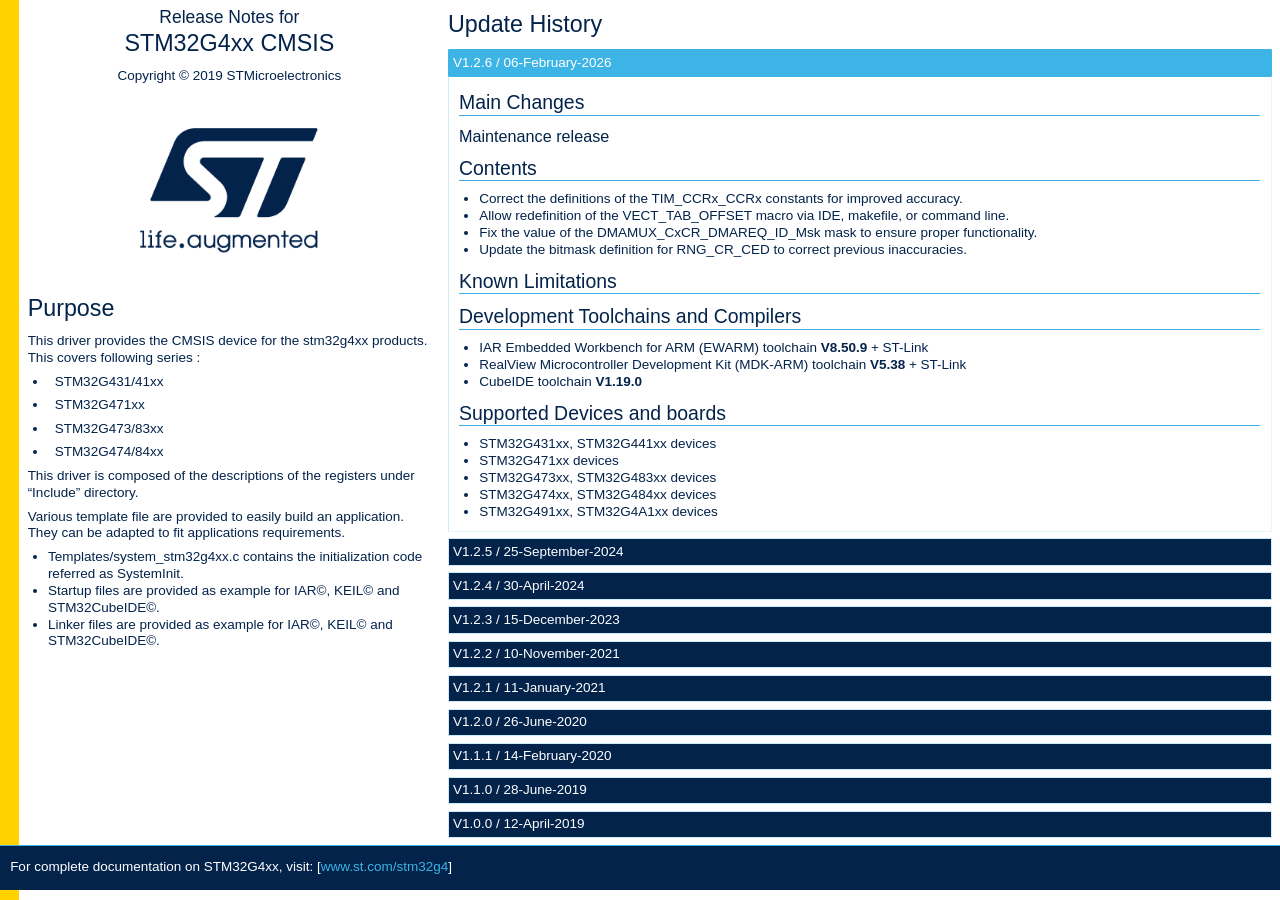
<file: firmware_for_RUDRAKINUXIS_Lite/Drivers/CMSIS/Device/ST/STM32G4xx/Release_Notes.html>
<!DOCTYPE html>
<html xmlns="http://www.w3.org/1999/xhtml" lang="en" xml:lang="en">
<head>
  <meta charset="utf-8" />
  <meta name="generator" content="pandoc" />
  <meta name="viewport" content="width=device-width, initial-scale=1.0, user-scalable=yes" />
  <title>Release Notes for STM32G4xx CMSIS</title>
  <style type="text/css">
      code{white-space: pre-wrap;}
      span.smallcaps{font-variant: small-caps;}
      span.underline{text-decoration: underline;}
      div.column{display: inline-block; vertical-align: top; width: 50%;}
  </style>
  <link rel="stylesheet" href="_htmresc/mini-st_2020.css" />
  <!--[if lt IE 9]>
    <script src="//cdnjs.cloudflare.com/ajax/libs/html5shiv/3.7.3/html5shiv-printshiv.min.js"></script>
  <![endif]-->
  <link rel="icon" type="image/x-icon" href="_htmresc/favicon.png" />
</head>
<body>
<div class="row">
<div class="col-sm-12 col-lg-4">
<center>
<h1 id="release-notes-for-stm32g4xx-cmsis"><small>Release Notes for</small> STM32G4xx CMSIS</h1>
<p>Copyright © 2019 STMicroelectronics<br />
</p>
<a href="https://www.st.com" class="logo"><img src="_htmresc/st_logo_2020.png" alt="ST logo" /></a>
</center>
<h1 id="purpose">Purpose</h1>
<p>This driver provides the CMSIS device for the stm32g4xx products. This covers following series :</p>
<ul>
<li><p>STM32G431/41xx</p></li>
<li><p>STM32G471xx</p></li>
<li><p>STM32G473/83xx</p></li>
<li><p>STM32G474/84xx</p></li>
</ul>
<p>This driver is composed of the descriptions of the registers under “Include” directory.</p>
<p>Various template file are provided to easily build an application. They can be adapted to fit applications requirements.</p>
<ul>
<li>Templates/system_stm32g4xx.c contains the initialization code referred as SystemInit.</li>
<li>Startup files are provided as example for IAR©, KEIL© and STM32CubeIDE©.</li>
<li>Linker files are provided as example for IAR©, KEIL© and STM32CubeIDE©.</li>
</ul>
</div>
<div class="col-sm-12 col-lg-8">
<h1 id="update-history">Update History</h1>
<div class="collapse">
<input type="checkbox" id="collapse-section1_2_6" checked aria-hidden="true"> <label for="collapse-section1_2_6" aria-hidden="true">V1.2.6 / 06-February-2026</label>
<div>
<h2 id="main-changes">Main Changes</h2>
<h3 id="maintenance-release">Maintenance release</h3>
<h2 id="contents">Contents</h2>
<ul>
<li>Correct the definitions of the TIM_CCRx_CCRx constants for improved accuracy.</li>
<li>Allow redefinition of the VECT_TAB_OFFSET macro via IDE, makefile, or command line.</li>
<li>Fix the value of the DMAMUX_CxCR_DMAREQ_ID_Msk mask to ensure proper functionality.</li>
<li>Update the bitmask definition for RNG_CR_CED to correct previous inaccuracies.</li>
</ul>
<h2 id="known-limitations">Known Limitations</h2>
<h2 id="development-toolchains-and-compilers">Development Toolchains and Compilers</h2>
<ul>
<li>IAR Embedded Workbench for ARM (EWARM) toolchain <strong>V8.50.9</strong> + ST-Link</li>
<li>RealView Microcontroller Development Kit (MDK-ARM) toolchain <strong>V5.38</strong> + ST-Link</li>
<li>CubeIDE toolchain <strong>V1.19.0</strong></li>
</ul>
<h2 id="supported-devices-and-boards">Supported Devices and boards</h2>
<ul>
<li>STM32G431xx, STM32G441xx devices</li>
<li>STM32G471xx devices</li>
<li>STM32G473xx, STM32G483xx devices</li>
<li>STM32G474xx, STM32G484xx devices</li>
<li>STM32G491xx, STM32G4A1xx devices</li>
</ul>
</div>
</div>
<div class="collapse">
<input type="checkbox" id="collapse-section1_2_5" aria-hidden="true"> <label for="collapse-section1_2_5" aria-hidden="true">V1.2.5 / 25-September-2024</label>
<div>
<h2 id="main-changes-1">Main Changes</h2>
<h3 id="maintenance-release-1">Maintenance release</h3>
<h2 id="contents-1">Contents</h2>
<ul>
<li>Align TAMP_CR2_TAMPxMSK CMSIS bit defintion with the reference manual.</li>
</ul>
<h2 id="known-limitations-1">Known Limitations</h2>
<h2 id="development-toolchains-and-compilers-1">Development Toolchains and Compilers</h2>
<ul>
<li>IAR Embedded Workbench for ARM (EWARM) toolchain <strong>V8.50.9</strong> + ST-Link</li>
<li>RealView Microcontroller Development Kit (MDK-ARM) toolchain <strong>V5.38</strong> + ST-Link</li>
<li>CubeIDE toolchain <strong>V1.14.0</strong></li>
</ul>
<h2 id="supported-devices-and-boards-1">Supported Devices and boards</h2>
<ul>
<li>STM32G431xx, STM32G441xx devices</li>
<li>STM32G471xx devices</li>
<li>STM32G473xx, STM32G483xx devices</li>
<li>STM32G474xx, STM32G484xx devices</li>
<li>STM32G491xx, STM32G4A1xx devices</li>
</ul>
</div>
</div>
<div class="collapse">
<input type="checkbox" id="collapse-section1_2_4" aria-hidden="true"> <label for="collapse-section1_2_4" aria-hidden="true">V1.2.4 / 30-April-2024</label>
<div>
<h2 id="main-changes-2">Main Changes</h2>
<h3 id="maintenance-release-2">Maintenance release</h3>
<h2 id="contents-2">Contents</h2>
<ul>
<li>Update STM32G483xx MDKARM startup file to add missing FDCAN1 IRQ handler in vector table.</li>
</ul>
<h2 id="known-limitations-2">Known Limitations</h2>
<h2 id="development-toolchains-and-compilers-2">Development Toolchains and Compilers</h2>
<ul>
<li>IAR Embedded Workbench for ARM (EWARM) toolchain <strong>V8.50.9</strong> + ST-Link</li>
<li>RealView Microcontroller Development Kit (MDK-ARM) toolchain <strong>V5.38</strong> + ST-Link</li>
<li>CubeIDE toolchain <strong>V1.14.0</strong></li>
</ul>
<h2 id="supported-devices-and-boards-2">Supported Devices and boards</h2>
<ul>
<li>STM32G431xx, STM32G441xx devices</li>
<li>STM32G471xx devices</li>
<li>STM32G473xx, STM32G483xx devices</li>
<li>STM32G474xx, STM32G484xx devices</li>
<li>STM32G491xx, STM32G4A1xx devices</li>
</ul>
</div>
</div>
<div class="collapse">
<input type="checkbox" id="collapse-section1_2_3" aria-hidden="true"> <label for="collapse-section1_2_3" aria-hidden="true">V1.2.3 / 15-December-2023</label>
<div>
<h2 id="main-changes-3">Main Changes</h2>
<h3 id="maintenance-release-3">Maintenance release</h3>
<ul>
<li>General updates to fix known defects and enhancements implementation.</li>
</ul>
<h2 id="contents-3">Contents</h2>
<table>
<caption>Fixed bugs list<br />
</caption>
<thead>
<tr class="header">
<th>Headline</th>
</tr>
</thead>
<tbody>
<tr class="odd">
<td>- Fix misalignment between reference manual and CMSIS driver: remove GCR register.</td>
</tr>
<tr class="even">
<td>- Add missing __IRQn and __IRQHandler aliases, TIM7_DAC and COMP4_5_6 for STM32G491xx and STM32G4A1xx devices.</td>
</tr>
<tr class="odd">
<td>- Update to call SystemInit first in startup/Reset_Handler, so GCC code is similar to IAR/Keil.</td>
</tr>
<tr class="even">
<td>- Change the value of RAM end region in stm32g491xx IAR linker files.</td>
</tr>
<tr class="odd">
<td>- Fix the location of .size directive in STM32CubeIDE’s startup code to allow proper size information of vector table.</td>
</tr>
</tbody>
</table>
<h2 id="known-limitations-3">Known Limitations</h2>
<h2 id="development-toolchains-and-compilers-3">Development Toolchains and Compilers</h2>
<ul>
<li>IAR Embedded Workbench for ARM (EWARM) toolchain <strong>V8.50.9</strong> + ST-Link</li>
<li>RealView Microcontroller Development Kit (MDK-ARM) toolchain <strong>V5.38</strong> + ST-Link</li>
<li>CubeIDE toolchain <strong>V1.14.0</strong></li>
</ul>
<h2 id="supported-devices-and-boards-3">Supported Devices and boards</h2>
<ul>
<li>STM32G431xx, STM32G441xx devices</li>
<li>STM32G471xx devices</li>
<li>STM32G473xx, STM32G483xx devices</li>
<li>STM32G474xx, STM32G484xx devices</li>
<li>STM32G491xx, STM32G4A1xx devices</li>
</ul>
<p>Note: in the section above, main changes are highlighted in <strong>bold</strong> since previous release.</p>
</div>
</div>
<div class="collapse">
<input type="checkbox" id="collapse-section1_2_2" aria-hidden="true"> <label for="collapse-section1_2_2" aria-hidden="true">V1.2.2 / 10-November-2021</label>
<div>
<h2 id="main-changes-4">Main Changes</h2>
<h3 id="maintenance-release-4">Maintenance release</h3>
<ul>
<li>General updates to fix known defects and enhancements implementation.</li>
</ul>
<h2 id="contents-4">Contents</h2>
<table>
<caption>Additional features<br />
</caption>
<thead>
<tr class="header">
<th>Headline</th>
</tr>
</thead>
<tbody>
<tr class="odd">
<td>- General updates to fix known defects and enhancements implementation.</td>
</tr>
<tr class="even">
<td>- All source files: update disclaimer to add reference to the new license agreement.</td>
</tr>
<tr class="odd">
<td>- Add LSI maximum startup time datasheet value: LSI_STARTUP_TIME.</td>
</tr>
<tr class="even">
<td>- Add reset enable bits definitions for slave timers other than timer A.</td>
</tr>
<tr class="odd">
<td>- Fix Doxygen grouping issues.</td>
</tr>
<tr class="even">
<td>- Add new atomic register access macros in stm32g4xx.h file.</td>
</tr>
<tr class="odd">
<td>- Remove extra TIM5 references in the stm32g471xx.h CMSIS file and add support to the TIM20.</td>
</tr>
</tbody>
</table>
<h2 id="known-limitations-4">Known Limitations</h2>
<h2 id="development-toolchains-and-compilers-4">Development Toolchains and Compilers</h2>
<ul>
<li>IAR Embedded Workbench for ARM (EWARM) toolchain V8.50.4 + ST-Link</li>
<li>RealView Microcontroller Development Kit (MDK-ARM) toolchain V5.31 + ST-Link</li>
<li>CubeIDE toolchain V1.6.0</li>
</ul>
<h2 id="supported-devices-and-boards-4">Supported Devices and boards</h2>
<ul>
<li>STM32G431xx, STM32G441xx devices</li>
<li>STM32G471xx devices</li>
<li>STM32G473xx, STM32G483xx devices</li>
<li>STM32G474xx, STM32G484xx devices</li>
<li>STM32G491xx, STM32G4A1xx devices</li>
</ul>
<p>Note: in the section above, main changes are highlighted in <strong>bold</strong> since previous release.</p>
</div>
</div>
<div class="collapse">
<input type="checkbox" id="collapse-section1_2_1" aria-hidden="true"> <label for="collapse-section1_2_1" aria-hidden="true">V1.2.1 / 11-January-2021</label>
<div>
<h2 id="main-changes-5">Main Changes</h2>
<h3 id="maintenance-release-5">Maintenance release</h3>
<ul>
<li>General updates to fix known defects and enhancements implementation</li>
</ul>
<h2 id="contents-5">Contents</h2>
<table>
<caption>Additional features<br />
</caption>
<thead>
<tr class="header">
<th>Headline</th>
</tr>
</thead>
<tbody>
<tr class="odd">
<td>- General updates to fix known defects and enhancements implementation.</td>
</tr>
<tr class="even">
<td>- Protect Vector table modification following SRAM or FLASH preprocessor directive by a generic preprocessor directive: USER_VECT_TAB_ADDRESS.</td>
</tr>
</tbody>
</table>
<h2 id="known-limitations-5">Known Limitations</h2>
<h2 id="development-toolchains-and-compilers-5">Development Toolchains and Compilers</h2>
<ul>
<li>IAR Embedded Workbench for ARM (EWARM) toolchain <strong>V8.50.4</strong> + ST-Link</li>
<li>RealView Microcontroller Development Kit (MDK-ARM) toolchain <strong>V5.31</strong> + ST-Link</li>
<li>CubeIDE toolchain <strong>V1.6.0</strong></li>
</ul>
<h2 id="supported-devices-and-boards-5">Supported Devices and boards</h2>
<ul>
<li>STM32G431xx, STM32G441xx devices</li>
<li>STM32G471xx devices</li>
<li>STM32G473xx, STM32G483xx devices</li>
<li>STM32G474xx, STM32G484xx devices</li>
<li>STM32G491xx, STM32G4A1xx devices</li>
</ul>
<p>Note: in the section above, main changes are highlighted in <strong>bold</strong> since previous release.</p>
</div>
</div>
<div class="collapse">
<input type="checkbox" id="collapse-section1_2_0" aria-hidden="true"> <label for="collapse-section1_2_0" aria-hidden="true">V1.2.0 / 26-June-2020</label>
<div>
<h2 id="main-changes-6">Main Changes</h2>
<h3 id="maintenance-release-6">Maintenance release</h3>
<ul>
<li>Add support for STM32G491xx and STM32G4A1 devices</li>
<li>General updates to fix known defects and enhancements implementation</li>
</ul>
<h2 id="contents-6">Contents</h2>
<table>
<caption>Additional features<br />
</caption>
<thead>
<tr class="header">
<th>Headline</th>
</tr>
</thead>
<tbody>
<tr class="odd">
<td>- Add startup files for STM32G491xx/4A1xx devices</td>
</tr>
<tr class="even">
<td>- Rename <strong>“TIM7_DAC_IRQHandler”</strong> to <strong>“TIM7_IRQHandler”</strong> in MDK-ARM startup file for STM32G431xx/441xx/bk1cb devices</td>
</tr>
<tr class="odd">
<td>- Remove HRTIM_BMTRGR useless constant definitions</td>
</tr>
<tr class="even">
<td>- Remove ADC_CFGR2_LFTRIG useless constant definitions</td>
</tr>
</tbody>
</table>
<h2 id="known-limitations-6">Known Limitations</h2>
<h2 id="development-toolchains-and-compilers-6">Development Toolchains and Compilers</h2>
<ul>
<li>IAR Embedded Workbench for ARM (EWARM) toolchain <strong>V8.40.1</strong></li>
<li>RealView Microcontroller Development Kit (MDK-ARM) toolchain V5.27.1</li>
<li>STM32CubeIDE toolchain V1.3.0</li>
</ul>
<h2 id="supported-devices-and-boards-6">Supported Devices and boards</h2>
<ul>
<li>STM32G431xx, STM32G441xx devices</li>
<li>STM32G471xx devices</li>
<li>STM32G473xx, STM32G483xx devices</li>
<li>STM32G474xx, STM32G484xx devices</li>
<li><strong>STM32G491xx, STM32G4A1xx devices</strong></li>
</ul>
<p>Note: in the section above, main changes are highlighted in <strong>bold</strong> since previous release.</p>
</div>
</div>
<div class="collapse">
<input type="checkbox" id="collapse-section1_1_1" aria-hidden="true"> <label for="collapse-section1_1_1" aria-hidden="true">V1.1.1 / 14-February-2020</label>
<div>
<h2 id="main-changes-7">Main Changes</h2>
<h3 id="maintenance-release-7">Maintenance release</h3>
<p>General updates to fix known defects and enhancements implementation</p>
<h2 id="contents-7">Contents</h2>
<table>
<caption>Additional features<br />
</caption>
<thead>
<tr class="header">
<th style="text-align: left;">Headline</th>
</tr>
</thead>
<tbody>
<tr class="odd">
<td style="text-align: left;">- General updates to fix known defects and enhancements implementation</td>
</tr>
</tbody>
</table>
<table>
<caption>Fixed bugs list<br />
</caption>
<thead>
<tr class="header">
<th>Headline</th>
</tr>
</thead>
<tbody>
<tr class="odd">
<td>Update STM32G473/483 startup files to support FDCAN2/3 instances</td>
</tr>
<tr class="even">
<td>Remove IS_TIM_SYNCHRO_INSTANCE macro from device header files</td>
</tr>
</tbody>
</table>
<h2 id="known-limitations-7">Known Limitations</h2>
<h2 id="development-toolchains-and-compilers-7">Development Toolchains and Compilers</h2>
<ul>
<li>IAR Embedded Workbench for ARM (EWARM) toolchain V8.32.3</li>
<li>RealView Microcontroller Development Kit (MDK-ARM) toolchain V5.27.1</li>
<li>STM32CubeIDE toolchain V1.3.0</li>
</ul>
<h2 id="supported-devices-and-boards-7">Supported Devices and boards</h2>
<ul>
<li>STM32G431xx, STM32G441xx devices</li>
<li>STM32G471xx devices</li>
<li>STM32G473xx, STM32G483xx devices</li>
<li>STM32G474xx, STM32G484xx devices</li>
</ul>
<p>Note: in the section above, main changes are highlighted in <strong>bold</strong> since previous release.</p>
</div>
</div>
<div class="collapse">
<input type="checkbox" id="collapse-section1_1_0" aria-hidden="true"> <label for="collapse-section1_1_0" aria-hidden="true">V1.1.0 / 28-June-2019</label>
<div>
<h2 id="main-changes-8">Main Changes</h2>
<h3 id="maintenance-release-8">Maintenance release</h3>
<p>Maintenance release of CMSIS Devices drivers supporting STM32G431xx, STM32G441xx, STM32G471xx, STM32G473xx, <strong>STM32G483xx</strong>, STM32G474xx and STM32G484xx devices</p>
<h2 id="contents-8">Contents</h2>
<table>
<caption>Additional features<br />
</caption>
<thead>
<tr class="header">
<th style="text-align: left;">Headline</th>
</tr>
</thead>
<tbody>
<tr class="odd">
<td style="text-align: left;">[STM32G483xx} New CMSIS driver files to support STM32G483xx</td>
</tr>
<tr class="even">
<td style="text-align: left;">[STM32G471] <strong>Enable ADC3 for STM32G471 product</strong></td>
</tr>
<tr class="odd">
<td style="text-align: left;">[COMP] <strong>Suppress of Deglitcher mode</strong> - not supported on STM32G4 series</td>
</tr>
</tbody>
</table>
<table>
<caption>Fixed bugs list<br />
</caption>
<thead>
<tr class="header">
<th>Headline</th>
</tr>
</thead>
<tbody>
<tr class="odd">
<td>[COMP] Suppress of Deglitcher mode not supported on STM32G4 series</td>
</tr>
<tr class="even">
<td>[HRTIM] Wrong definition of HRTIM1_TIMx constants</td>
</tr>
<tr class="odd">
<td>[MDK-ARM] fix issue in startup file : invalid config wizard annotations</td>
</tr>
</tbody>
</table>
<h2 id="known-limitations-8">Known Limitations</h2>
<h2 id="development-toolchains-and-compilers-8">Development Toolchains and Compilers</h2>
<ul>
<li>IAR Embedded Workbench for ARM (EWARM) toolchain V8.20.2</li>
<li>RealView Microcontroller Development Kit (MDK-ARM) toolchain V5.25</li>
<li>System Workbench STM32 (SW4STM32) toolchain V2.7.2</li>
</ul>
<h2 id="supported-devices-and-boards-8">Supported Devices and boards</h2>
<ul>
<li>STM32G431xx, STM32G441xx devices</li>
<li>STM32G471xx devices</li>
<li>STM32G473xx, <strong>STM32G483xx</strong> devices</li>
<li>STM32G474xx, STM32G484xx devices</li>
</ul>
<p>Note: in the section above, main changes are highlighted in <strong>bold</strong> since previous release.</p>
</div>
</div>
<div class="collapse">
<input type="checkbox" id="collapse-section1_0_0" aria-hidden="true"> <label for="collapse-section1_0_0" aria-hidden="true">V1.0.0 / 12-April-2019</label>
<div>
<h2 id="main-changes-9">Main Changes</h2>
<h3 id="first-release">First release</h3>
<p>First official release for STM32G4xx devices</p>
<h2 id="contents-9">Contents</h2>
<p>CMSIS devices files for STM32G431xx, STM32G441xx, STM32G471xx, STM32G473xx, STM32G474xx and STM32G484xx.</p>
<h2 id="known-limitations-9">Known Limitations</h2>
<table>
<thead>
<tr class="header">
<th style="text-align: left;">Headline</th>
</tr>
</thead>
<tbody>
<tr class="odd">
<td style="text-align: left;">Support of STM32G483xx device in CMSIS</td>
</tr>
</tbody>
</table>
<h2 id="development-toolchains-and-compilers-9">Development Toolchains and Compilers</h2>
<ul>
<li>IAR Embedded Workbench for ARM (EWARM) toolchain V8.20.2</li>
<li>RealView Microcontroller Development Kit (MDK-ARM) toolchain V5.25</li>
<li>System Workbench STM32 (SW4STM32) toolchain V2.7.2</li>
</ul>
<h2 id="supported-devices-and-boards-9">Supported Devices and boards</h2>
<ul>
<li>STM32G431xx, STM32G441xx devices</li>
<li>STM32G471xx devices</li>
<li>STM32G473xx devices</li>
<li>STM32G474xx, STM32G484xx devices</li>
</ul>
</div>
</div>
</div>
</div>
<footer class="sticky">
<p>For complete documentation on STM32G4xx, visit: [<a href="http://www.st.com/stm32g4">www.st.com/stm32g4</a>]</p>
</footer>
</body>
</html>
</file>
<file: firmware_for_RUDRAKINUXIS_Lite/tools/visual_simulator/styles.css>
/*
  ==============================================================================
  RUDRAKINUXIS-Lite 6S 600W FOC ESC - Production Visual Simulator Stylesheet
  Curated High-Tech Aerospace Embedded Dark Theme
  ==============================================================================
*/

:root {
  --bg-primary: #090d16;
  --bg-secondary: #0f172a;
  --bg-card: rgba(18, 26, 43, 0.75);
  --bg-card-hover: rgba(24, 34, 56, 0.85);
  --border-color: rgba(255, 255, 255, 0.08);
  --border-glow: rgba(0, 242, 254, 0.3);

  --accent-cyan: #00f2fe;
  --accent-blue: #38bdf8;
  --accent-green: #10b981;
  --accent-yellow: #f59e0b;
  --accent-red: #ef4444;
  --accent-purple: #8b5cf6;

  --text-primary: #f8fafc;
  --text-secondary: #94a3b8;
  --text-muted: #64748b;

  --font-main: 'Inter', system-ui, -apple-system, sans-serif;
  --font-mono: 'JetBrains Mono', monospace;

  --shadow-sm: 0 2px 8px rgba(0, 0, 0, 0.4);
  --shadow-md: 0 8px 24px rgba(0, 0, 0, 0.6);
  --shadow-glow: 0 0 20px rgba(0, 242, 254, 0.15);
}

* {
  box-sizing: border-box;
  margin: 0;
  padding: 0;
}

body {
  font-family: var(--font-main);
  background: var(--bg-primary);
  background-image: 
    radial-gradient(circle at 15% 15%, rgba(0, 242, 254, 0.04) 0%, transparent 40%),
    radial-gradient(circle at 85% 85%, rgba(139, 92, 246, 0.04) 0%, transparent 40%);
  color: var(--text-primary);
  min-height: 100vh;
  line-height: 1.5;
  overflow-x: hidden;
}

/* App Container */
.app-container {
  max-width: 1680px;
  margin: 0 auto;
  padding: 16px 20px;
  display: flex;
  flex-direction: column;
  gap: 16px;
}

/* Header */
.app-header {
  display: flex;
  justify-content: space-between;
  align-items: center;
  background: var(--bg-card);
  backdrop-filter: blur(16px);
  border: 1px solid var(--border-color);
  border-radius: 14px;
  padding: 12px 20px;
  box-shadow: var(--shadow-sm);
  flex-wrap: wrap;
  gap: 12px;
}

.header-left .logo-badge {
  display: flex;
  align-items: center;
  gap: 12px;
}

.logo-icon {
  font-size: 28px;
  filter: drop-shadow(0 0 10px rgba(0, 242, 254, 0.6));
}

.logo-titles h1 {
  font-size: 18px;
  font-weight: 700;
  letter-spacing: -0.02em;
  display: flex;
  align-items: center;
  gap: 8px;
}

.tag-accent {
  background: linear-gradient(135deg, var(--accent-cyan), var(--accent-blue));
  -webkit-background-clip: text;
  -webkit-text-fill-color: transparent;
  font-weight: 800;
}

.subtitle {
  font-size: 11px;
  color: var(--text-muted);
  font-family: var(--font-mono);
}

/* System Pills */
.system-pills {
  display: flex;
  align-items: center;
  gap: 10px;
}

.pill {
  display: flex;
  align-items: center;
  gap: 6px;
  background: rgba(255, 255, 255, 0.04);
  border: 1px solid var(--border-color);
  padding: 6px 12px;
  border-radius: 20px;
  font-size: 11px;
  font-family: var(--font-mono);
}

.pill-dot {
  width: 8px;
  height: 8px;
  border-radius: 50%;
  background: var(--accent-yellow);
  box-shadow: 0 0 8px var(--accent-yellow);
}

.pill.state-armed .pill-dot {
  background: var(--accent-cyan);
  box-shadow: 0 0 8px var(--accent-cyan);
}

.pill.state-fault .pill-dot {
  background: var(--accent-red);
  box-shadow: 0 0 8px var(--accent-red);
}

.pill-label {
  color: var(--text-muted);
}

.pill-value {
  font-weight: 600;
}

.highlight-green {
  color: var(--accent-green);
}

.highlight-cyan {
  color: var(--accent-cyan);
}

/* LEDs */
.header-right {
  display: flex;
  align-items: center;
  gap: 16px;
}

.led-indicators {
  display: flex;
  align-items: center;
  gap: 16px;
}

.led-unit {
  display: flex;
  align-items: center;
  gap: 6px;
}

.led-bulb {
  width: 14px;
  height: 14px;
  border-radius: 50%;
  background: #1e293b;
  border: 1px solid rgba(255, 255, 255, 0.1);
  transition: all 0.15s ease;
}

.led-green.on {
  background: var(--accent-green);
  box-shadow: 0 0 12px var(--accent-green);
}

.led-blue.on {
  background: var(--accent-cyan);
  box-shadow: 0 0 12px var(--accent-cyan);
}

@keyframes heartbeat {
  0% { opacity: 0.2; transform: scale(0.9); }
  10% { opacity: 1; transform: scale(1.1); }
  25% { opacity: 0.2; transform: scale(0.9); }
  35% { opacity: 1; transform: scale(1.1); }
  50% { opacity: 0.2; transform: scale(0.9); }
  100% { opacity: 0.2; transform: scale(0.9); }
}

.led-blue.heartbeat {
  animation: heartbeat 1.2s infinite ease-in-out;
  background: var(--accent-blue);
  box-shadow: 0 0 10px var(--accent-blue);
}

@keyframes strobe {
  0%, 49% { background: var(--accent-red); box-shadow: 0 0 14px var(--accent-red); }
  50%, 100% { background: #1e293b; box-shadow: none; }
}

.led-blue.strobe {
  animation: strobe 0.1s infinite;
}

.led-text {
  font-size: 10px;
  font-family: var(--font-mono);
  color: var(--text-muted);
}

/* Grid Layout */
.dashboard-grid {
  display: grid;
  grid-template-columns: 360px 1fr 400px;
  gap: 16px;
  align-items: stretch;
}

@media (max-width: 1300px) {
  .dashboard-grid {
    grid-template-columns: 1fr;
  }
}

/* Card Styling */
.card {
  background: var(--bg-card);
  backdrop-filter: blur(16px);
  border: 1px solid var(--border-color);
  border-radius: 14px;
  padding: 16px;
  box-shadow: var(--shadow-sm);
  display: flex;
  flex-direction: column;
  gap: 12px;
}

.card-header {
  display: flex;
  justify-content: space-between;
  align-items: center;
  border-bottom: 1px solid var(--border-color);
  padding-bottom: 10px;
}

.card-header h2 {
  font-size: 14px;
  font-weight: 600;
  display: flex;
  align-items: center;
  gap: 8px;
}

.badge {
  background: rgba(0, 242, 254, 0.1);
  border: 1px solid rgba(0, 242, 254, 0.3);
  color: var(--accent-cyan);
  font-size: 12px;
  font-family: var(--font-mono);
  font-weight: 600;
  padding: 2px 8px;
  border-radius: 6px;
}

/* Motor Visualization */
.canvas-container {
  display: flex;
  flex-direction: column;
  align-items: center;
  gap: 10px;
}

#motor-canvas {
  background: radial-gradient(circle, #0e1628 0%, #060a12 100%);
  border-radius: 12px;
  border: 1px solid var(--border-color);
  box-shadow: inset 0 0 20px rgba(0, 0, 0, 0.8);
}

.motor-overlay-stats {
  width: 100%;
  background: rgba(0, 0, 0, 0.3);
  border: 1px solid var(--border-color);
  border-radius: 8px;
  padding: 8px 12px;
  display: flex;
  flex-direction: column;
  gap: 4px;
  font-size: 11px;
  font-family: var(--font-mono);
}

.stat-row {
  display: flex;
  justify-content: space-between;
}

/* Metrics Grid */
.metrics-grid {
  display: grid;
  grid-template-columns: 1fr 1fr;
  gap: 10px;
}

.metric-card {
  background: rgba(255, 255, 255, 0.02);
  border: 1px solid var(--border-color);
  border-radius: 8px;
  padding: 8px 10px;
}

.metric-label {
  font-size: 10px;
  color: var(--text-muted);
  font-family: var(--font-mono);
}

.metric-val {
  font-size: 16px;
  font-weight: 700;
  color: var(--text-primary);
  margin: 2px 0 4px 0;
}

.metric-val .unit {
  font-size: 11px;
  color: var(--text-secondary);
  font-weight: 400;
}

.metric-bar {
  width: 100%;
  height: 4px;
  background: rgba(255, 255, 255, 0.05);
  border-radius: 2px;
  overflow: hidden;
}

.metric-bar .fill {
  height: 100%;
  background: var(--accent-green);
  transition: width 0.1s ease;
}

.metric-bar .fill-cyan { background: var(--accent-cyan); }
.metric-bar .fill-purple { background: var(--accent-purple); }
.metric-bar .fill-yellow { background: var(--accent-yellow); }

/* Scope Panel */
.scope-header {
  flex-wrap: wrap;
  gap: 8px;
}

.scope-tabs {
  display: flex;
  gap: 4px;
  flex-wrap: wrap;
}

.tab-btn {
  background: transparent;
  border: 1px solid var(--border-color);
  color: var(--text-secondary);
  padding: 4px 10px;
  border-radius: 6px;
  font-size: 11px;
  font-family: var(--font-mono);
  cursor: pointer;
  transition: all 0.2s ease;
}

.tab-btn:hover {
  background: rgba(255, 255, 255, 0.05);
  color: var(--text-primary);
}

.tab-btn.active {
  background: rgba(0, 242, 254, 0.15);
  border-color: var(--accent-cyan);
  color: var(--accent-cyan);
  font-weight: 600;
}

.scope-container {
  display: flex;
  flex-direction: column;
  gap: 6px;
}

#scope-canvas {
  width: 100%;
  height: 250px;
  background: #080c14;
  border: 1px solid var(--border-color);
  border-radius: 8px;
}

.scope-legend {
  display: flex;
  gap: 16px;
  font-size: 11px;
  font-family: var(--font-mono);
  justify-content: center;
  flex-wrap: wrap;
}

.legend-item {
  display: flex;
  align-items: center;
  gap: 6px;
}

.legend-color {
  width: 10px;
  height: 10px;
  border-radius: 2px;
}

/* Packet Inspector */
.packet-inspector {
  display: grid;
  grid-template-columns: 1fr 1fr;
  gap: 10px;
}

.inspector-section {
  background: rgba(0, 0, 0, 0.25);
  border: 1px solid var(--border-color);
  border-radius: 8px;
  padding: 8px 10px;
  display: flex;
  flex-direction: column;
  gap: 4px;
}

.section-title {
  display: flex;
  justify-content: space-between;
  align-items: center;
  font-size: 11px;
  font-weight: 600;
  border-bottom: 1px solid var(--border-color);
  padding-bottom: 4px;
}

.status-pill {
  font-size: 9px;
  padding: 2px 6px;
  border-radius: 4px;
  font-family: var(--font-mono);
}

.status-ok {
  background: rgba(16, 185, 129, 0.15);
  color: var(--accent-green);
  border: 1px solid rgba(16, 185, 129, 0.4);
}

.packet-row {
  display: flex;
  align-items: center;
  gap: 6px;
  font-size: 10px;
  font-family: var(--font-mono);
  flex-wrap: wrap;
}

.p-label {
  color: var(--text-muted);
}

.p-hex {
  color: var(--accent-cyan);
}

/* Controls Panel */
.control-box {
  background: rgba(0, 0, 0, 0.2);
  border: 1px solid var(--border-color);
  border-radius: 8px;
  padding: 12px;
  display: flex;
  flex-direction: column;
  gap: 12px;
}

.control-row-header {
  display: flex;
  justify-content: space-between;
  font-size: 11px;
  font-family: var(--font-mono);
  margin-bottom: 4px;
}

.slider-display {
  font-weight: 600;
  color: var(--accent-cyan);
}

input[type="range"] {
  width: 100%;
  accent-color: var(--accent-cyan);
  cursor: pointer;
}

.button-row {
  display: flex;
  gap: 8px;
}

/* Buttons */
.btn {
  padding: 8px 14px;
  border-radius: 6px;
  font-size: 12px;
  font-weight: 600;
  cursor: pointer;
  border: none;
  transition: all 0.15s ease;
  font-family: var(--font-main);
}

.btn-primary {
  background: linear-gradient(135deg, var(--accent-cyan), var(--accent-blue));
  color: #04101e;
}

.btn-primary:hover {
  filter: brightness(1.15);
  box-shadow: 0 0 12px rgba(0, 242, 254, 0.4);
}

.btn-secondary {
  background: rgba(255, 255, 255, 0.08);
  color: var(--text-primary);
  border: 1px solid var(--border-color);
}

.btn-secondary:hover {
  background: rgba(255, 255, 255, 0.15);
}

.btn-danger {
  background: var(--accent-red);
  color: #fff;
  font-weight: 700;
}

.btn-danger:hover {
  filter: brightness(1.2);
  box-shadow: 0 0 12px rgba(239, 68, 68, 0.5);
}

.btn-warning {
  background: rgba(245, 158, 11, 0.2);
  color: var(--accent-yellow);
  border: 1px solid rgba(245, 158, 11, 0.5);
}

.btn-warning:hover {
  background: rgba(245, 158, 11, 0.3);
}

.btn-outline {
  background: transparent;
  border: 1px solid var(--border-color);
  color: var(--text-secondary);
}

.btn-outline:hover {
  border-color: var(--accent-cyan);
  color: var(--accent-cyan);
}

.btn-tiny {
  padding: 2px 6px;
  font-size: 10px;
  background: transparent;
  border: 1px solid var(--border-color);
  color: var(--text-muted);
  border-radius: 4px;
  cursor: pointer;
}

.btn-small {
  padding: 6px 10px;
  font-size: 11px;
}

/* Fault Injection */
.fault-injection-box {
  background: rgba(0, 0, 0, 0.25);
  border: 1px solid var(--border-color);
  border-radius: 8px;
  padding: 10px;
  display: flex;
  flex-direction: column;
  gap: 8px;
}

.fault-injection-box h3 {
  font-size: 12px;
  color: var(--accent-yellow);
  font-weight: 600;
}

.injection-buttons {
  display: grid;
  grid-template-columns: 1fr 1fr;
  gap: 6px;
}

.injection-buttons .btn-warning {
  grid-column: span 2;
}

/* Fault Tags */
.fault-status-box {
  background: rgba(0, 0, 0, 0.3);
  border: 1px solid var(--border-color);
  border-radius: 8px;
  padding: 8px;
}

.fault-title {
  font-size: 10px;
  color: var(--text-muted);
  font-family: var(--font-mono);
  margin-bottom: 4px;
}

.fault-tags {
  display: flex;
  gap: 4px;
  flex-wrap: wrap;
}

.fault-tag {
  font-size: 10px;
  font-family: var(--font-mono);
  padding: 2px 6px;
  border-radius: 4px;
}

.fault-tag.ok {
  background: rgba(16, 185, 129, 0.15);
  color: var(--accent-green);
  border: 1px solid rgba(16, 185, 129, 0.3);
}

.fault-tag.active {
  background: rgba(239, 68, 68, 0.2);
  color: var(--accent-red);
  border: 1px solid var(--accent-red);
  font-weight: 600;
  animation: pulse-red 0.8s infinite alternate;
}

@keyframes pulse-red {
  from { filter: brightness(1); }
  to { filter: brightness(1.3); }
}

/* CLI Console */
.cli-console {
  background: #060910;
  border: 1px solid var(--border-color);
  border-radius: 8px;
  padding: 8px;
  display: flex;
  flex-direction: column;
  gap: 6px;
  font-family: var(--font-mono);
}

.cli-title {
  display: flex;
  justify-content: space-between;
  align-items: center;
  font-size: 10px;
  color: var(--text-muted);
}

.cli-output {
  height: 90px;
  overflow-y: auto;
  font-size: 10px;
  color: var(--text-secondary);
  display: flex;
  flex-direction: column;
  gap: 2px;
}

.cli-line {
  line-height: 1.3;
}

.cli-line.cmd {
  color: var(--accent-cyan);
}

.cli-line.resp {
  color: #e2e8f0;
}

.cli-input-row {
  display: flex;
  gap: 4px;
}

.cli-input-row input {
  flex: 1;
  background: rgba(255, 255, 255, 0.05);
  border: 1px solid var(--border-color);
  color: var(--text-primary);
  font-family: var(--font-mono);
  font-size: 11px;
  padding: 4px 8px;
  border-radius: 4px;
  outline: none;
}

.cli-input-row input:focus {
  border-color: var(--accent-cyan);
}

/* Modal */
.modal-overlay {
  position: fixed;
  top: 0; left: 0; right: 0; bottom: 0;
  background: rgba(0, 0, 0, 0.85);
  backdrop-filter: blur(8px);
  display: flex;
  justify-content: center;
  align-items: center;
  z-index: 9999;
}

.modal-overlay.hidden {
  display: none;
}

.modal-content {
  background: var(--bg-secondary);
  border: 1px solid var(--accent-cyan);
  border-radius: 14px;
  padding: 24px;
  max-width: 480px;
  text-align: center;
  display: flex;
  flex-direction: column;
  gap: 12px;
  box-shadow: 0 0 40px rgba(0, 242, 254, 0.3);
}

.modal-icon {
  font-size: 40px;
}

.modal-content code {
  background: rgba(255, 255, 255, 0.1);
  padding: 2px 6px;
  border-radius: 4px;
  color: var(--accent-cyan);
  font-family: var(--font-mono);
}

/* Flasher Modal Styles */
.flasher-modal-content {
  max-width: 780px;
  width: 90%;
  text-align: left;
  border-color: rgba(0, 242, 254, 0.4);
}

.flasher-header {
  display: flex;
  justify-content: space-between;
  align-items: center;
  border-bottom: 1px solid var(--border-color);
  padding-bottom: 10px;
}

.flasher-title {
  display: flex;
  align-items: center;
  gap: 8px;
}

.flasher-title h3 {
  font-size: 16px;
  color: var(--text-primary);
}

.flasher-body {
  display: flex;
  flex-direction: column;
  gap: 12px;
}

/* Virtual IC Chip Graphic */
.ic-chip-view {
  display: flex;
  align-items: center;
  gap: 24px;
  background: rgba(0, 0, 0, 0.4);
  border: 1px solid var(--border-color);
  border-radius: 10px;
  padding: 16px;
}

.ic-silicon {
  width: 130px;
  height: 130px;
  background: #111827;
  border: 2px solid #374151;
  border-radius: 6px;
  box-shadow: 0 4px 20px rgba(0, 0, 0, 0.8), inset 0 0 15px rgba(255, 255, 255, 0.05);
  position: relative;
  display: flex;
  align-items: center;
  justify-content: center;
  flex-shrink: 0;
  transition: all 0.3s ease;
}

.ic-silicon.programming {
  border-color: var(--accent-cyan);
  box-shadow: 0 0 30px rgba(0, 242, 254, 0.6);
}

.ic-dot {
  position: absolute;
  top: 8px;
  left: 8px;
  width: 8px;
  height: 8px;
  border-radius: 50%;
  background: #4b5563;
}

.ic-markings {
  text-align: center;
  font-family: var(--font-mono);
  font-size: 9px;
  color: #9ca3af;
  line-height: 1.4;
  letter-spacing: 0.5px;
}

.ic-brand {
  font-weight: 800;
  color: #e5e7eb;
}

.ic-part {
  font-weight: 700;
  color: var(--accent-cyan);
}

.ic-pins-status {
  display: flex;
  flex-direction: column;
  gap: 8px;
  font-size: 11px;
  font-family: var(--font-mono);
}

.pin-status-row {
  display: flex;
  align-items: center;
  gap: 8px;
}

.pin-dot {
  width: 10px;
  height: 10px;
  border-radius: 50%;
  background: #475569;
}

.pin-green { background: var(--accent-green); box-shadow: 0 0 8px var(--accent-green); }
.pin-blue { background: var(--accent-cyan); box-shadow: 0 0 8px var(--accent-cyan); }
.pin-yellow { background: var(--accent-yellow); box-shadow: 0 0 8px var(--accent-yellow); }

.pin-pulse {
  animation: pulse-pin 0.15s infinite alternate;
}

@keyframes pulse-pin {
  from { filter: brightness(0.6); }
  to { filter: brightness(1.8); box-shadow: 0 0 14px var(--accent-cyan); }
}

/* Flasher Progress & Terminal */
.flasher-console-box {
  display: flex;
  flex-direction: column;
  gap: 6px;
}

.flasher-progress-bar {
  width: 100%;
  height: 8px;
  background: rgba(255, 255, 255, 0.08);
  border-radius: 4px;
  overflow: hidden;
}

.progress-fill {
  height: 100%;
  background: linear-gradient(90deg, var(--accent-cyan), var(--accent-green));
  transition: width 0.1s ease;
}

.progress-label {
  font-size: 11px;
  font-family: var(--font-mono);
  color: var(--text-secondary);
}

.flasher-terminal {
  background: #050811;
  border: 1px solid var(--border-color);
  border-radius: 8px;
  padding: 8px 12px;
  height: 110px;
  overflow-y: auto;
  font-family: var(--font-mono);
  font-size: 10px;
  color: #94a3b8;
  display: flex;
  flex-direction: column;
  gap: 2px;
}

.term-line.highlight-green {
  color: var(--accent-green);
  font-weight: 600;
}

/* Hex Viewer */
.hex-viewer-box {
  background: #050811;
  border: 1px solid var(--border-color);
  border-radius: 8px;
  padding: 8px 12px;
}

.hex-title {
  font-size: 10px;
  color: var(--text-muted);
  font-family: var(--font-mono);
  margin-bottom: 4px;
}

.hex-dump {
  font-family: var(--font-mono);
  font-size: 10px;
  color: var(--accent-cyan);
  line-height: 1.4;
  overflow-x: auto;
}

.flasher-actions {
  display: flex;
  gap: 10px;
  justify-content: flex-end;
}
</file>
<file: firmware_for_RUDRAKINUXIS_Lite/Drivers/STM32G4xx_HAL_Driver/_htmresc/mini-st_2020.css>
@charset "UTF-8";
/*
  Flavor name: Custom (mini-custom)
  Generated online - https://minicss.org/flavors
  mini.css version: v3.0.1
*/
/*
  Browsers resets and base typography.
*/
/* Core module CSS variable definitions */
:root {
  --fore-color: #03234b;
  --secondary-fore-color: #03234b;
  --back-color: #ffffff;
  --secondary-back-color: #ffffff;
  --blockquote-color: #e6007e;
  --pre-color: #e6007e;
  --border-color: #3cb4e6;
  --secondary-border-color: #3cb4e6;
  --heading-ratio: 1.2;
  --universal-margin: 0.5rem;
  --universal-padding: 0.25rem;
  --universal-border-radius: 0.075rem;
  --background-margin: 1.5%;
  --a-link-color: #3cb4e6;
  --a-visited-color: #8c0078; }

html {
  font-size: 13.5px; }

a, b, del, em, i, ins, q, span, strong, u {
  font-size: 1em; }

html, * {
  font-family: -apple-system, BlinkMacSystemFont, Helvetica, arial, sans-serif;
  line-height: 1.25;
  -webkit-text-size-adjust: 100%; }

* {
  font-size: 1rem; }

body {
  margin: 0;
  color: var(--fore-color);
  @background: var(--back-color);
  background: var(--back-color) linear-gradient(#ffd200, #ffd200) repeat-y left top;
  background-size: var(--background-margin);
  }

details {
  display: block; }

summary {
  display: list-item; }

abbr[title] {
  border-bottom: none;
  text-decoration: underline dotted; }

input {
  overflow: visible; }

img {
  max-width: 100%;
  height: auto; }

h1, h2, h3, h4, h5, h6 {
  line-height: 1.25;
  margin: calc(1.5 * var(--universal-margin)) var(--universal-margin);
  font-weight: 400; }
  h1 small, h2 small, h3 small, h4 small, h5 small, h6 small {
    color: var(--secondary-fore-color);
    display: block;
    margin-top: -0.25rem; }

h1 {
  font-size: calc(1rem * var(--heading-ratio) * var(--heading-ratio) * var(--heading-ratio)); }

h2 {
  font-size: calc(1rem * var(--heading-ratio) * var(--heading-ratio) );
  border-style: none none solid none ; 
  border-width: thin;
  border-color: var(--border-color); }
h3 {
  font-size: calc(1rem * var(--heading-ratio) ); }

h4 {
  font-size: calc(1rem * var(--heading-ratio)); }

h5 {
  font-size: 1rem; }

h6 {
  font-size: calc(1rem / var(--heading-ratio)); }

p {
  margin: var(--universal-margin); }

ol, ul {
  margin: var(--universal-margin);
  padding-left: calc(3 * var(--universal-margin)); }

b, strong {
  font-weight: 700; }

hr {
  box-sizing: content-box;
  border: 0;
  line-height: 1.25em;
  margin: var(--universal-margin);
  height: 0.0714285714rem;
  background: linear-gradient(to right, transparent, var(--border-color) 20%, var(--border-color) 80%, transparent); }

blockquote {
  display: block;
  position: relative;
  font-style: italic;
  color: var(--secondary-fore-color);
  margin: var(--universal-margin);
  padding: calc(3 * var(--universal-padding));
  border: 0.0714285714rem solid var(--secondary-border-color);
  border-left: 0.3rem solid var(--blockquote-color);
  border-radius: 0 var(--universal-border-radius) var(--universal-border-radius) 0; }
  blockquote:before {
    position: absolute;
    top: calc(0rem - var(--universal-padding));
    left: 0;
    font-family: sans-serif;
    font-size: 2rem;
    font-weight: 800;
    content: "\201c";
    color: var(--blockquote-color); }
  blockquote[cite]:after {
    font-style: normal;
    font-size: 0.75em;
    font-weight: 700;
    content: "\a—  " attr(cite);
    white-space: pre; }

code, kbd, pre, samp {
  font-family: Menlo, Consolas, monospace;
  font-size: 0.85em; }

code {
  background: var(--secondary-back-color);
  border-radius: var(--universal-border-radius);
  padding: calc(var(--universal-padding) / 4) calc(var(--universal-padding) / 2); }

kbd {
  background: var(--fore-color);
  color: var(--back-color);
  border-radius: var(--universal-border-radius);
  padding: calc(var(--universal-padding) / 4) calc(var(--universal-padding) / 2); }

pre {
  overflow: auto;
  background: var(--secondary-back-color);
  padding: calc(1.5 * var(--universal-padding));
  margin: var(--universal-margin);
  border: 0.0714285714rem solid var(--secondary-border-color);
  border-left: 0.2857142857rem solid var(--pre-color);
  border-radius: 0 var(--universal-border-radius) var(--universal-border-radius) 0; }

sup, sub, code, kbd {
  line-height: 0;
  position: relative;
  vertical-align: baseline; }

small, sup, sub, figcaption {
  font-size: 0.75em; }

sup {
  top: -0.5em; }

sub {
  bottom: -0.25em; }

figure {
  margin: var(--universal-margin); }

figcaption {
  color: var(--secondary-fore-color); }

a {
  text-decoration: none; }
  a:link {
    color: var(--a-link-color); }
  a:visited {
    color: var(--a-visited-color); }
  a:hover, a:focus {
    text-decoration: underline; }

/*
  Definitions for the grid system, cards and containers.
*/
.container {
  margin: 0 auto;
  padding: 0 calc(1.5 * var(--universal-padding)); }

.row {
  box-sizing: border-box;
  display: flex;
  flex: 0 1 auto;
  flex-flow: row wrap;
  margin: 0 0 0 var(--background-margin); }

.col-sm,
[class^='col-sm-'],
[class^='col-sm-offset-'],
.row[class*='cols-sm-'] > * {
  box-sizing: border-box;
  flex: 0 0 auto;
  padding: 0 calc(var(--universal-padding) / 2); }

.col-sm,
.row.cols-sm > * {
  max-width: 100%;
  flex-grow: 1;
  flex-basis: 0; }

.col-sm-1,
.row.cols-sm-1 > * {
  max-width: 8.3333333333%;
  flex-basis: 8.3333333333%; }

.col-sm-offset-0 {
  margin-left: 0; }

.col-sm-2,
.row.cols-sm-2 > * {
  max-width: 16.6666666667%;
  flex-basis: 16.6666666667%; }

.col-sm-offset-1 {
  margin-left: 8.3333333333%; }

.col-sm-3,
.row.cols-sm-3 > * {
  max-width: 25%;
  flex-basis: 25%; }

.col-sm-offset-2 {
  margin-left: 16.6666666667%; }

.col-sm-4,
.row.cols-sm-4 > * {
  max-width: 33.3333333333%;
  flex-basis: 33.3333333333%; }

.col-sm-offset-3 {
  margin-left: 25%; }

.col-sm-5,
.row.cols-sm-5 > * {
  max-width: 41.6666666667%;
  flex-basis: 41.6666666667%; }

.col-sm-offset-4 {
  margin-left: 33.3333333333%; }

.col-sm-6,
.row.cols-sm-6 > * {
  max-width: 50%;
  flex-basis: 50%; }

.col-sm-offset-5 {
  margin-left: 41.6666666667%; }

.col-sm-7,
.row.cols-sm-7 > * {
  max-width: 58.3333333333%;
  flex-basis: 58.3333333333%; }

.col-sm-offset-6 {
  margin-left: 50%; }

.col-sm-8,
.row.cols-sm-8 > * {
  max-width: 66.6666666667%;
  flex-basis: 66.6666666667%; }

.col-sm-offset-7 {
  margin-left: 58.3333333333%; }

.col-sm-9,
.row.cols-sm-9 > * {
  max-width: 75%;
  flex-basis: 75%; }

.col-sm-offset-8 {
  margin-left: 66.6666666667%; }

.col-sm-10,
.row.cols-sm-10 > * {
  max-width: 83.3333333333%;
  flex-basis: 83.3333333333%; }

.col-sm-offset-9 {
  margin-left: 75%; }

.col-sm-11,
.row.cols-sm-11 > * {
  max-width: 91.6666666667%;
  flex-basis: 91.6666666667%; }

.col-sm-offset-10 {
  margin-left: 83.3333333333%; }

.col-sm-12,
.row.cols-sm-12 > * {
  max-width: 100%;
  flex-basis: 100%; }

.col-sm-offset-11 {
  margin-left: 91.6666666667%; }

.col-sm-normal {
  order: initial; }

.col-sm-first {
  order: -999; }

.col-sm-last {
  order: 999; }

@media screen and (min-width: 500px) {
  .col-md,
  [class^='col-md-'],
  [class^='col-md-offset-'],
  .row[class*='cols-md-'] > * {
    box-sizing: border-box;
    flex: 0 0 auto;
    padding: 0 calc(var(--universal-padding) / 2); }

  .col-md,
  .row.cols-md > * {
    max-width: 100%;
    flex-grow: 1;
    flex-basis: 0; }

  .col-md-1,
  .row.cols-md-1 > * {
    max-width: 8.3333333333%;
    flex-basis: 8.3333333333%; }

  .col-md-offset-0 {
    margin-left: 0; }

  .col-md-2,
  .row.cols-md-2 > * {
    max-width: 16.6666666667%;
    flex-basis: 16.6666666667%; }

  .col-md-offset-1 {
    margin-left: 8.3333333333%; }

  .col-md-3,
  .row.cols-md-3 > * {
    max-width: 25%;
    flex-basis: 25%; }

  .col-md-offset-2 {
    margin-left: 16.6666666667%; }

  .col-md-4,
  .row.cols-md-4 > * {
    max-width: 33.3333333333%;
    flex-basis: 33.3333333333%; }

  .col-md-offset-3 {
    margin-left: 25%; }

  .col-md-5,
  .row.cols-md-5 > * {
    max-width: 41.6666666667%;
    flex-basis: 41.6666666667%; }

  .col-md-offset-4 {
    margin-left: 33.3333333333%; }

  .col-md-6,
  .row.cols-md-6 > * {
    max-width: 50%;
    flex-basis: 50%; }

  .col-md-offset-5 {
    margin-left: 41.6666666667%; }

  .col-md-7,
  .row.cols-md-7 > * {
    max-width: 58.3333333333%;
    flex-basis: 58.3333333333%; }

  .col-md-offset-6 {
    margin-left: 50%; }

  .col-md-8,
  .row.cols-md-8 > * {
    max-width: 66.6666666667%;
    flex-basis: 66.6666666667%; }

  .col-md-offset-7 {
    margin-left: 58.3333333333%; }

  .col-md-9,
  .row.cols-md-9 > * {
    max-width: 75%;
    flex-basis: 75%; }

  .col-md-offset-8 {
    margin-left: 66.6666666667%; }

  .col-md-10,
  .row.cols-md-10 > * {
    max-width: 83.3333333333%;
    flex-basis: 83.3333333333%; }

  .col-md-offset-9 {
    margin-left: 75%; }

  .col-md-11,
  .row.cols-md-11 > * {
    max-width: 91.6666666667%;
    flex-basis: 91.6666666667%; }

  .col-md-offset-10 {
    margin-left: 83.3333333333%; }

  .col-md-12,
  .row.cols-md-12 > * {
    max-width: 100%;
    flex-basis: 100%; }

  .col-md-offset-11 {
    margin-left: 91.6666666667%; }

  .col-md-normal {
    order: initial; }

  .col-md-first {
    order: -999; }

  .col-md-last {
    order: 999; } }
@media screen and (min-width: 1280px) {
  .col-lg,
  [class^='col-lg-'],
  [class^='col-lg-offset-'],
  .row[class*='cols-lg-'] > * {
    box-sizing: border-box;
    flex: 0 0 auto;
    padding: 0 calc(var(--universal-padding) / 2); }

  .col-lg,
  .row.cols-lg > * {
    max-width: 100%;
    flex-grow: 1;
    flex-basis: 0; }

  .col-lg-1,
  .row.cols-lg-1 > * {
    max-width: 8.3333333333%;
    flex-basis: 8.3333333333%; }

  .col-lg-offset-0 {
    margin-left: 0; }

  .col-lg-2,
  .row.cols-lg-2 > * {
    max-width: 16.6666666667%;
    flex-basis: 16.6666666667%; }

  .col-lg-offset-1 {
    margin-left: 8.3333333333%; }

  .col-lg-3,
  .row.cols-lg-3 > * {
    max-width: 25%;
    flex-basis: 25%; }

  .col-lg-offset-2 {
    margin-left: 16.6666666667%; }

  .col-lg-4,
  .row.cols-lg-4 > * {
    max-width: 33.3333333333%;
    flex-basis: 33.3333333333%; }

  .col-lg-offset-3 {
    margin-left: 25%; }

  .col-lg-5,
  .row.cols-lg-5 > * {
    max-width: 41.6666666667%;
    flex-basis: 41.6666666667%; }

  .col-lg-offset-4 {
    margin-left: 33.3333333333%; }

  .col-lg-6,
  .row.cols-lg-6 > * {
    max-width: 50%;
    flex-basis: 50%; }

  .col-lg-offset-5 {
    margin-left: 41.6666666667%; }

  .col-lg-7,
  .row.cols-lg-7 > * {
    max-width: 58.3333333333%;
    flex-basis: 58.3333333333%; }

  .col-lg-offset-6 {
    margin-left: 50%; }

  .col-lg-8,
  .row.cols-lg-8 > * {
    max-width: 66.6666666667%;
    flex-basis: 66.6666666667%; }

  .col-lg-offset-7 {
    margin-left: 58.3333333333%; }

  .col-lg-9,
  .row.cols-lg-9 > * {
    max-width: 75%;
    flex-basis: 75%; }

  .col-lg-offset-8 {
    margin-left: 66.6666666667%; }

  .col-lg-10,
  .row.cols-lg-10 > * {
    max-width: 83.3333333333%;
    flex-basis: 83.3333333333%; }

  .col-lg-offset-9 {
    margin-left: 75%; }

  .col-lg-11,
  .row.cols-lg-11 > * {
    max-width: 91.6666666667%;
    flex-basis: 91.6666666667%; }

  .col-lg-offset-10 {
    margin-left: 83.3333333333%; }

  .col-lg-12,
  .row.cols-lg-12 > * {
    max-width: 100%;
    flex-basis: 100%; }

  .col-lg-offset-11 {
    margin-left: 91.6666666667%; }

  .col-lg-normal {
    order: initial; }

  .col-lg-first {
    order: -999; }

  .col-lg-last {
    order: 999; } }
/* Card component CSS variable definitions */
:root {
  --card-back-color: #3cb4e6;
  --card-fore-color: #03234b;
  --card-border-color: #03234b; }

.card {
  display: flex;
  flex-direction: column;
  justify-content: space-between;
  align-self: center;
  position: relative;
  width: 100%;
  background: var(--card-back-color);
  color: var(--card-fore-color);
  border: 0.0714285714rem solid var(--card-border-color);
  border-radius: var(--universal-border-radius);
  margin: var(--universal-margin);
  overflow: hidden; }
  @media screen and (min-width: 320px) {
    .card {
      max-width: 320px; } }
  .card > .sectione {
    background: var(--card-back-color);
    color: var(--card-fore-color);
    box-sizing: border-box;
    margin: 0;
    border: 0;
    border-radius: 0;
    border-bottom: 0.0714285714rem solid var(--card-border-color);
    padding: var(--universal-padding);
    width: 100%; }
    .card > .sectione.media {
      height: 200px;
      padding: 0;
      -o-object-fit: cover;
      object-fit: cover; }
  .card > .sectione:last-child {
    border-bottom: 0; }

/*
  Custom elements for card elements.
*/
@media screen and (min-width: 240px) {
  .card.small {
    max-width: 240px; } }
@media screen and (min-width: 480px) {
  .card.large {
    max-width: 480px; } }
.card.fluid {
  max-width: 100%;
  width: auto; }

.card.warning {
  --card-back-color: #e5b8b7;
  --card-fore-color: #3b234b;
  --card-border-color: #8c0078; }

.card.error {
  --card-back-color: #464650;
  --card-fore-color: #ffffff;
  --card-border-color: #8c0078; }

.card > .sectione.dark {
  --card-back-color: #3b234b;
  --card-fore-color: #ffffff; }

.card > .sectione.double-padded {
  padding: calc(1.5 * var(--universal-padding)); }

/*
  Definitions for forms and input elements.
*/
/* Input_control module CSS variable definitions */
:root {
  --form-back-color: #ffe97f;
  --form-fore-color: #03234b;
  --form-border-color: #3cb4e6;
  --input-back-color: #ffffff;
  --input-fore-color: #03234b;
  --input-border-color: #3cb4e6;
  --input-focus-color: #0288d1;
  --input-invalid-color: #d32f2f;
  --button-back-color: #e2e2e2;
  --button-hover-back-color: #dcdcdc;
  --button-fore-color: #212121;
  --button-border-color: transparent;
  --button-hover-border-color: transparent;
  --button-group-border-color: rgba(124, 124, 124, 0.54); }

form {
  background: var(--form-back-color);
  color: var(--form-fore-color);
  border: 0.0714285714rem solid var(--form-border-color);
  border-radius: var(--universal-border-radius);
  margin: var(--universal-margin);
  padding: calc(2 * var(--universal-padding)) var(--universal-padding); }

fieldset {
  border: 0.0714285714rem solid var(--form-border-color);
  border-radius: var(--universal-border-radius);
  margin: calc(var(--universal-margin) / 4);
  padding: var(--universal-padding); }

legend {
  box-sizing: border-box;
  display: table;
  max-width: 100%;
  white-space: normal;
  font-weight: 500;
  padding: calc(var(--universal-padding) / 2); }

label {
  padding: calc(var(--universal-padding) / 2) var(--universal-padding); }

.input-group {
  display: inline-block; }
  .input-group.fluid {
    display: flex;
    align-items: center;
    justify-content: center; }
    .input-group.fluid > input {
      max-width: 100%;
      flex-grow: 1;
      flex-basis: 0px; }
    @media screen and (max-width: 499px) {
      .input-group.fluid {
        align-items: stretch;
        flex-direction: column; } }
  .input-group.vertical {
    display: flex;
    align-items: stretch;
    flex-direction: column; }
    .input-group.vertical > input {
      max-width: 100%;
      flex-grow: 1;
      flex-basis: 0px; }

[type="number"]::-webkit-inner-spin-button, [type="number"]::-webkit-outer-spin-button {
  height: auto; }

[type="search"] {
  -webkit-appearance: textfield;
  outline-offset: -2px; }

[type="search"]::-webkit-search-cancel-button,
[type="search"]::-webkit-search-decoration {
  -webkit-appearance: none; }

input:not([type]), [type="text"], [type="email"], [type="number"], [type="search"],
[type="password"], [type="url"], [type="tel"], [type="checkbox"], [type="radio"], textarea, select {
  box-sizing: border-box;
  background: var(--input-back-color);
  color: var(--input-fore-color);
  border: 0.0714285714rem solid var(--input-border-color);
  border-radius: var(--universal-border-radius);
  margin: calc(var(--universal-margin) / 2);
  padding: var(--universal-padding) calc(1.5 * var(--universal-padding)); }

input:not([type="button"]):not([type="submit"]):not([type="reset"]):hover, input:not([type="button"]):not([type="submit"]):not([type="reset"]):focus, textarea:hover, textarea:focus, select:hover, select:focus {
  border-color: var(--input-focus-color);
  box-shadow: none; }
input:not([type="button"]):not([type="submit"]):not([type="reset"]):invalid, input:not([type="button"]):not([type="submit"]):not([type="reset"]):focus:invalid, textarea:invalid, textarea:focus:invalid, select:invalid, select:focus:invalid {
  border-color: var(--input-invalid-color);
  box-shadow: none; }
input:not([type="button"]):not([type="submit"]):not([type="reset"])[readonly], textarea[readonly], select[readonly] {
  background: var(--secondary-back-color); }

select {
  max-width: 100%; }

option {
  overflow: hidden;
  text-overflow: ellipsis; }

[type="checkbox"], [type="radio"] {
  -webkit-appearance: none;
  -moz-appearance: none;
  appearance: none;
  position: relative;
  height: calc(1rem + var(--universal-padding) / 2);
  width: calc(1rem + var(--universal-padding) / 2);
  vertical-align: text-bottom;
  padding: 0;
  flex-basis: calc(1rem + var(--universal-padding) / 2) !important;
  flex-grow: 0 !important; }
  [type="checkbox"]:checked:before, [type="radio"]:checked:before {
    position: absolute; }

[type="checkbox"]:checked:before {
  content: '\2713';
  font-family: sans-serif;
  font-size: calc(1rem + var(--universal-padding) / 2);
  top: calc(0rem - var(--universal-padding));
  left: calc(var(--universal-padding) / 4); }

[type="radio"] {
  border-radius: 100%; }
  [type="radio"]:checked:before {
    border-radius: 100%;
    content: '';
    top: calc(0.0714285714rem + var(--universal-padding) / 2);
    left: calc(0.0714285714rem + var(--universal-padding) / 2);
    background: var(--input-fore-color);
    width: 0.5rem;
    height: 0.5rem; }

:placeholder-shown {
  color: var(--input-fore-color); }

::-ms-placeholder {
  color: var(--input-fore-color);
  opacity: 0.54; }

button::-moz-focus-inner, [type="button"]::-moz-focus-inner, [type="reset"]::-moz-focus-inner, [type="submit"]::-moz-focus-inner {
  border-style: none;
  padding: 0; }

button, html [type="button"], [type="reset"], [type="submit"] {
  -webkit-appearance: button; }

button {
  overflow: visible;
  text-transform: none; }

button, [type="button"], [type="submit"], [type="reset"],
a.button, label.button, .button,
a[role="button"], label[role="button"], [role="button"] {
  display: inline-block;
  background: var(--button-back-color);
  color: var(--button-fore-color);
  border: 0.0714285714rem solid var(--button-border-color);
  border-radius: var(--universal-border-radius);
  padding: var(--universal-padding) calc(1.5 * var(--universal-padding));
  margin: var(--universal-margin);
  text-decoration: none;
  cursor: pointer;
  transition: background 0.3s; }
  button:hover, button:focus, [type="button"]:hover, [type="button"]:focus, [type="submit"]:hover, [type="submit"]:focus, [type="reset"]:hover, [type="reset"]:focus,
  a.button:hover,
  a.button:focus, label.button:hover, label.button:focus, .button:hover, .button:focus,
  a[role="button"]:hover,
  a[role="button"]:focus, label[role="button"]:hover, label[role="button"]:focus, [role="button"]:hover, [role="button"]:focus {
    background: var(--button-hover-back-color);
    border-color: var(--button-hover-border-color); }

input:disabled, input[disabled], textarea:disabled, textarea[disabled], select:disabled, select[disabled], button:disabled, button[disabled], .button:disabled, .button[disabled], [role="button"]:disabled, [role="button"][disabled] {
  cursor: not-allowed;
  opacity: 0.75; }

.button-group {
  display: flex;
  border: 0.0714285714rem solid var(--button-group-border-color);
  border-radius: var(--universal-border-radius);
  margin: var(--universal-margin); }
  .button-group > button, .button-group [type="button"], .button-group > [type="submit"], .button-group > [type="reset"], .button-group > .button, .button-group > [role="button"] {
    margin: 0;
    max-width: 100%;
    flex: 1 1 auto;
    text-align: center;
    border: 0;
    border-radius: 0;
    box-shadow: none; }
  .button-group > :not(:first-child) {
    border-left: 0.0714285714rem solid var(--button-group-border-color); }
  @media screen and (max-width: 499px) {
    .button-group {
      flex-direction: column; }
      .button-group > :not(:first-child) {
        border: 0;
        border-top: 0.0714285714rem solid var(--button-group-border-color); } }

/*
  Custom elements for forms and input elements.
*/
button.primary, [type="button"].primary, [type="submit"].primary, [type="reset"].primary, .button.primary, [role="button"].primary {
  --button-back-color: #1976d2;
  --button-fore-color: #f8f8f8; }
  button.primary:hover, button.primary:focus, [type="button"].primary:hover, [type="button"].primary:focus, [type="submit"].primary:hover, [type="submit"].primary:focus, [type="reset"].primary:hover, [type="reset"].primary:focus, .button.primary:hover, .button.primary:focus, [role="button"].primary:hover, [role="button"].primary:focus {
    --button-hover-back-color: #1565c0; }

button.secondary, [type="button"].secondary, [type="submit"].secondary, [type="reset"].secondary, .button.secondary, [role="button"].secondary {
  --button-back-color: #d32f2f;
  --button-fore-color: #f8f8f8; }
  button.secondary:hover, button.secondary:focus, [type="button"].secondary:hover, [type="button"].secondary:focus, [type="submit"].secondary:hover, [type="submit"].secondary:focus, [type="reset"].secondary:hover, [type="reset"].secondary:focus, .button.secondary:hover, .button.secondary:focus, [role="button"].secondary:hover, [role="button"].secondary:focus {
    --button-hover-back-color: #c62828; }

button.tertiary, [type="button"].tertiary, [type="submit"].tertiary, [type="reset"].tertiary, .button.tertiary, [role="button"].tertiary {
  --button-back-color: #308732;
  --button-fore-color: #f8f8f8; }
  button.tertiary:hover, button.tertiary:focus, [type="button"].tertiary:hover, [type="button"].tertiary:focus, [type="submit"].tertiary:hover, [type="submit"].tertiary:focus, [type="reset"].tertiary:hover, [type="reset"].tertiary:focus, .button.tertiary:hover, .button.tertiary:focus, [role="button"].tertiary:hover, [role="button"].tertiary:focus {
    --button-hover-back-color: #277529; }

button.inverse, [type="button"].inverse, [type="submit"].inverse, [type="reset"].inverse, .button.inverse, [role="button"].inverse {
  --button-back-color: #212121;
  --button-fore-color: #f8f8f8; }
  button.inverse:hover, button.inverse:focus, [type="button"].inverse:hover, [type="button"].inverse:focus, [type="submit"].inverse:hover, [type="submit"].inverse:focus, [type="reset"].inverse:hover, [type="reset"].inverse:focus, .button.inverse:hover, .button.inverse:focus, [role="button"].inverse:hover, [role="button"].inverse:focus {
    --button-hover-back-color: #111; }

button.small, [type="button"].small, [type="submit"].small, [type="reset"].small, .button.small, [role="button"].small {
  padding: calc(0.5 * var(--universal-padding)) calc(0.75 * var(--universal-padding));
  margin: var(--universal-margin); }

button.large, [type="button"].large, [type="submit"].large, [type="reset"].large, .button.large, [role="button"].large {
  padding: calc(1.5 * var(--universal-padding)) calc(2 * var(--universal-padding));
  margin: var(--universal-margin); }

/*
  Definitions for navigation elements.
*/
/* Navigation module CSS variable definitions */
:root {
  --header-back-color: #03234b;
  --header-hover-back-color: #ffd200;
  --header-fore-color: #ffffff;
  --header-border-color: #3cb4e6;
  --nav-back-color: #ffffff;
  --nav-hover-back-color: #ffe97f;
  --nav-fore-color: #e6007e;
  --nav-border-color: #3cb4e6;
  --nav-link-color: #3cb4e6;
  --footer-fore-color: #ffffff;
  --footer-back-color: #03234b;
  --footer-border-color: #3cb4e6;
  --footer-link-color: #3cb4e6;
  --drawer-back-color: #ffffff;
  --drawer-hover-back-color: #ffe97f;
  --drawer-border-color: #3cb4e6;
  --drawer-close-color: #e6007e; }

header {
  height: 2.75rem;
  background: var(--header-back-color);
  color: var(--header-fore-color);
  border-bottom: 0.0714285714rem solid var(--header-border-color);
  padding: calc(var(--universal-padding) / 4) 0;
  white-space: nowrap;
  overflow-x: auto;
  overflow-y: hidden; }
  header.row {
    box-sizing: content-box; }
  header .logo {
    color: var(--header-fore-color);
    font-size: 1.75rem;
    padding: var(--universal-padding) calc(2 * var(--universal-padding));
    text-decoration: none; }
  header button, header [type="button"], header .button, header [role="button"] {
    box-sizing: border-box;
    position: relative;
    top: calc(0rem - var(--universal-padding) / 4);
    height: calc(3.1875rem + var(--universal-padding) / 2);
    background: var(--header-back-color);
    line-height: calc(3.1875rem - var(--universal-padding) * 1.5);
    text-align: center;
    color: var(--header-fore-color);
    border: 0;
    border-radius: 0;
    margin: 0;
    text-transform: uppercase; }
    header button:hover, header button:focus, header [type="button"]:hover, header [type="button"]:focus, header .button:hover, header .button:focus, header [role="button"]:hover, header [role="button"]:focus {
      background: var(--header-hover-back-color); }

nav {
  background: var(--nav-back-color);
  color: var(--nav-fore-color);
  border: 0.0714285714rem solid var(--nav-border-color);
  border-radius: var(--universal-border-radius);
  margin: var(--universal-margin); }
  nav * {
    padding: var(--universal-padding) calc(1.5 * var(--universal-padding)); }
  nav a, nav a:visited {
    display: block;
    color: var(--nav-link-color);
    border-radius: var(--universal-border-radius);
    transition: background 0.3s; }
    nav a:hover, nav a:focus, nav a:visited:hover, nav a:visited:focus {
      text-decoration: none;
      background: var(--nav-hover-back-color); }
  nav .sublink-1 {
    position: relative;
    margin-left: calc(2 * var(--universal-padding)); }
    nav .sublink-1:before {
      position: absolute;
      left: calc(var(--universal-padding) - 1 * var(--universal-padding));
      top: -0.0714285714rem;
      content: '';
      height: 100%;
      border: 0.0714285714rem solid var(--nav-border-color);
      border-left: 0; }
  nav .sublink-2 {
    position: relative;
    margin-left: calc(4 * var(--universal-padding)); }
    nav .sublink-2:before {
      position: absolute;
      left: calc(var(--universal-padding) - 3 * var(--universal-padding));
      top: -0.0714285714rem;
      content: '';
      height: 100%;
      border: 0.0714285714rem solid var(--nav-border-color);
      border-left: 0; }

footer {
  background: var(--footer-back-color);
  color: var(--footer-fore-color);
  border-top: 0.0714285714rem solid var(--footer-border-color);
  padding: calc(2 * var(--universal-padding)) var(--universal-padding);
  font-size: 0.875rem; }
  footer a, footer a:visited {
    color: var(--footer-link-color); }

header.sticky {
  position: -webkit-sticky;
  position: sticky;
  z-index: 1101;
  top: 0; }

footer.sticky {
  position: -webkit-sticky;
  position: sticky;
  z-index: 1101;
  bottom: 0; }

.drawer-toggle:before {
  display: inline-block;
  position: relative;
  vertical-align: bottom;
  content: '\00a0\2261\00a0';
  font-family: sans-serif;
  font-size: 1.5em; }
@media screen and (min-width: 500px) {
  .drawer-toggle:not(.persistent) {
    display: none; } }

[type="checkbox"].drawer {
  height: 1px;
  width: 1px;
  margin: -1px;
  overflow: hidden;
  position: absolute;
  clip: rect(0 0 0 0);
  -webkit-clip-path: inset(100%);
  clip-path: inset(100%); }
  [type="checkbox"].drawer + * {
    display: block;
    box-sizing: border-box;
    position: fixed;
    top: 0;
    width: 320px;
    height: 100vh;
    overflow-y: auto;
    background: var(--drawer-back-color);
    border: 0.0714285714rem solid var(--drawer-border-color);
    border-radius: 0;
    margin: 0;
    z-index: 1110;
    right: -320px;
    transition: right 0.3s; }
    [type="checkbox"].drawer + * .drawer-close {
      position: absolute;
      top: var(--universal-margin);
      right: var(--universal-margin);
      z-index: 1111;
      width: 2rem;
      height: 2rem;
      border-radius: var(--universal-border-radius);
      padding: var(--universal-padding);
      margin: 0;
      cursor: pointer;
      transition: background 0.3s; }
      [type="checkbox"].drawer + * .drawer-close:before {
        display: block;
        content: '\00D7';
        color: var(--drawer-close-color);
        position: relative;
        font-family: sans-serif;
        font-size: 2rem;
        line-height: 1;
        text-align: center; }
      [type="checkbox"].drawer + * .drawer-close:hover, [type="checkbox"].drawer + * .drawer-close:focus {
        background: var(--drawer-hover-back-color); }
    @media screen and (max-width: 320px) {
      [type="checkbox"].drawer + * {
        width: 100%; } }
  [type="checkbox"].drawer:checked + * {
    right: 0; }
  @media screen and (min-width: 500px) {
    [type="checkbox"].drawer:not(.persistent) + * {
      position: static;
      height: 100%;
      z-index: 1100; }
      [type="checkbox"].drawer:not(.persistent) + * .drawer-close {
        display: none; } }

/*
  Definitions for the responsive table component.
*/
/* Table module CSS variable definitions. */
:root {
  --table-border-color: #03234b;
  --table-border-separator-color: #03234b;
  --table-head-back-color: #03234b;
  --table-head-fore-color: #ffffff;
  --table-body-back-color: #ffffff;
  --table-body-fore-color: #03234b;
  --table-body-alt-back-color: #f4f4f4; }

table {
  border-collapse: separate;
  border-spacing: 0;
  margin: 0;
  display: flex;
  flex: 0 1 auto;
  flex-flow: row wrap;
  padding: var(--universal-padding);
  padding-top: 0; }
  table caption {
    font-size: 1rem;
    margin: calc(2 * var(--universal-margin)) 0;
    max-width: 100%;
    flex: 0 0 100%; }
  table thead, table tbody {
    display: flex;
    flex-flow: row wrap;
    border: 0.0714285714rem solid var(--table-border-color); }
  table thead {
    z-index: 999;
    border-radius: var(--universal-border-radius) var(--universal-border-radius) 0 0;
    border-bottom: 0.0714285714rem solid var(--table-border-separator-color); }
  table tbody {
    border-top: 0;
    margin-top: calc(0 - var(--universal-margin));
    border-radius: 0 0 var(--universal-border-radius) var(--universal-border-radius); }
  table tr {
    display: flex;
    padding: 0; }
  table th, table td {
    padding: calc(0.5 * var(--universal-padding));
		font-size: 0.9rem; }
  table th {
    text-align: left;
    background: var(--table-head-back-color);
    color: var(--table-head-fore-color); }
  table td {
    background: var(--table-body-back-color);
    color: var(--table-body-fore-color);
    border-top: 0.0714285714rem solid var(--table-border-color); }

table:not(.horizontal) {
  overflow: auto;
  max-height: 100%; }
  table:not(.horizontal) thead, table:not(.horizontal) tbody {
    max-width: 100%;
    flex: 0 0 100%; }
  table:not(.horizontal) tr {
    flex-flow: row wrap;
    flex: 0 0 100%; }
  table:not(.horizontal) th, table:not(.horizontal) td {
    flex: 1 0 0%;
    overflow: hidden;
    text-overflow: ellipsis; }
  table:not(.horizontal) thead {
    position: sticky;
    top: 0; }
  table:not(.horizontal) tbody tr:first-child td {
    border-top: 0; }

table.horizontal {
  border: 0; }
  table.horizontal thead, table.horizontal tbody {
    border: 0;
    flex: .2 0 0;
    flex-flow: row nowrap; }
  table.horizontal tbody {
    overflow: auto;
    justify-content: space-between;
    flex: .8 0 0;
    margin-left: 0;
    padding-bottom: calc(var(--universal-padding) / 4); }
  table.horizontal tr {
    flex-direction: column;
    flex: 1 0 auto; }
  table.horizontal th, table.horizontal td {
    width: auto;
    border: 0;
    border-bottom: 0.0714285714rem solid var(--table-border-color); }
    table.horizontal th:not(:first-child), table.horizontal td:not(:first-child) {
      border-top: 0; }
  table.horizontal th {
    text-align: right;
    border-left: 0.0714285714rem solid var(--table-border-color);
    border-right: 0.0714285714rem solid var(--table-border-separator-color); }
  table.horizontal thead tr:first-child {
    padding-left: 0; }
  table.horizontal th:first-child, table.horizontal td:first-child {
    border-top: 0.0714285714rem solid var(--table-border-color); }
  table.horizontal tbody tr:last-child td {
    border-right: 0.0714285714rem solid var(--table-border-color); }
    table.horizontal tbody tr:last-child td:first-child {
      border-top-right-radius: 0.25rem; }
    table.horizontal tbody tr:last-child td:last-child {
      border-bottom-right-radius: 0.25rem; }
  table.horizontal thead tr:first-child th:first-child {
    border-top-left-radius: 0.25rem; }
  table.horizontal thead tr:first-child th:last-child {
    border-bottom-left-radius: 0.25rem; }

@media screen and (max-width: 499px) {
  table, table.horizontal {
    border-collapse: collapse;
    border: 0;
    width: 100%;
    display: table; }
    table thead, table th, table.horizontal thead, table.horizontal th {
      border: 0;
      height: 1px;
      width: 1px;
      margin: -1px;
      overflow: hidden;
      padding: 0;
      position: absolute;
      clip: rect(0 0 0 0);
      -webkit-clip-path: inset(100%);
      clip-path: inset(100%); }
    table tbody, table.horizontal tbody {
      border: 0;
      display: table-row-group; }
    table tr, table.horizontal tr {
      display: block;
      border: 0.0714285714rem solid var(--table-border-color);
      border-radius: var(--universal-border-radius);
      background: #ffffff;
      padding: var(--universal-padding);
      margin: var(--universal-margin);
      margin-bottom: calc(1 * var(--universal-margin)); }
    table th, table td, table.horizontal th, table.horizontal td {
      width: auto; }
    table td, table.horizontal td {
      display: block;
      border: 0;
      text-align: right; }
    table td:before, table.horizontal td:before {
      content: attr(data-label);
      float: left;
      font-weight: 600; }
    table th:first-child, table td:first-child, table.horizontal th:first-child, table.horizontal td:first-child {
      border-top: 0; }
    table tbody tr:last-child td, table.horizontal tbody tr:last-child td {
      border-right: 0; } }
table tr:nth-of-type(2n) > td {
  background: var(--table-body-alt-back-color); }

@media screen and (max-width: 500px) {
  table tr:nth-of-type(2n) {
    background: var(--table-body-alt-back-color); } }
:root {
  --table-body-hover-back-color: #90caf9; }

table.hoverable tr:hover, table.hoverable tr:hover > td, table.hoverable tr:focus, table.hoverable tr:focus > td {
  background: var(--table-body-hover-back-color); }

@media screen and (max-width: 500px) {
  table.hoverable tr:hover, table.hoverable tr:hover > td, table.hoverable tr:focus, table.hoverable tr:focus > td {
    background: var(--table-body-hover-back-color); } }
/*
  Definitions for contextual background elements, toasts and tooltips.
*/
/* Contextual module CSS variable definitions */
:root {
  --mark-back-color: #3cb4e6;
  --mark-fore-color: #ffffff; }

mark {
  background: var(--mark-back-color);
  color: var(--mark-fore-color);
  font-size: 0.95em;
  line-height: 1em;
  border-radius: var(--universal-border-radius);
  padding: calc(var(--universal-padding) / 4) var(--universal-padding); }
  mark.inline-block {
    display: inline-block;
    font-size: 1em;
    line-height: 1.4;
    padding: calc(var(--universal-padding) / 2) var(--universal-padding); }

:root {
  --toast-back-color: #424242;
  --toast-fore-color: #fafafa; }

.toast {
  position: fixed;
  bottom: calc(var(--universal-margin) * 3);
  left: 50%;
  transform: translate(-50%, -50%);
  z-index: 1111;
  color: var(--toast-fore-color);
  background: var(--toast-back-color);
  border-radius: calc(var(--universal-border-radius) * 16);
  padding: var(--universal-padding) calc(var(--universal-padding) * 3); }

:root {
  --tooltip-back-color: #212121;
  --tooltip-fore-color: #fafafa; }

.tooltip {
  position: relative;
  display: inline-block; }
  .tooltip:before, .tooltip:after {
    position: absolute;
    opacity: 0;
    clip: rect(0 0 0 0);
    -webkit-clip-path: inset(100%);
    clip-path: inset(100%);
    transition: all 0.3s;
    z-index: 1010;
    left: 50%; }
  .tooltip:not(.bottom):before, .tooltip:not(.bottom):after {
    bottom: 75%; }
  .tooltip.bottom:before, .tooltip.bottom:after {
    top: 75%; }
  .tooltip:hover:before, .tooltip:hover:after, .tooltip:focus:before, .tooltip:focus:after {
    opacity: 1;
    clip: auto;
    -webkit-clip-path: inset(0%);
    clip-path: inset(0%); }
  .tooltip:before {
    content: '';
    background: transparent;
    border: var(--universal-margin) solid transparent;
    left: calc(50% - var(--universal-margin)); }
  .tooltip:not(.bottom):before {
    border-top-color: #212121; }
  .tooltip.bottom:before {
    border-bottom-color: #212121; }
  .tooltip:after {
    content: attr(aria-label);
    color: var(--tooltip-fore-color);
    background: var(--tooltip-back-color);
    border-radius: var(--universal-border-radius);
    padding: var(--universal-padding);
    white-space: nowrap;
    transform: translateX(-50%); }
  .tooltip:not(.bottom):after {
    margin-bottom: calc(2 * var(--universal-margin)); }
  .tooltip.bottom:after {
    margin-top: calc(2 * var(--universal-margin)); }

:root {
  --modal-overlay-color: rgba(0, 0, 0, 0.45);
  --modal-close-color: #e6007e;
  --modal-close-hover-color: #ffe97f; }

[type="checkbox"].modal {
  height: 1px;
  width: 1px;
  margin: -1px;
  overflow: hidden;
  position: absolute;
  clip: rect(0 0 0 0);
  -webkit-clip-path: inset(100%);
  clip-path: inset(100%); }
  [type="checkbox"].modal + div {
    position: fixed;
    top: 0;
    left: 0;
    display: none;
    width: 100vw;
    height: 100vh;
    background: var(--modal-overlay-color); }
    [type="checkbox"].modal + div .card {
      margin: 0 auto;
      max-height: 50vh;
      overflow: auto; }
      [type="checkbox"].modal + div .card .modal-close {
        position: absolute;
        top: 0;
        right: 0;
        width: 1.75rem;
        height: 1.75rem;
        border-radius: var(--universal-border-radius);
        padding: var(--universal-padding);
        margin: 0;
        cursor: pointer;
        transition: background 0.3s; }
        [type="checkbox"].modal + div .card .modal-close:before {
          display: block;
          content: '\00D7';
          color: var(--modal-close-color);
          position: relative;
          font-family: sans-serif;
          font-size: 1.75rem;
          line-height: 1;
          text-align: center; }
        [type="checkbox"].modal + div .card .modal-close:hover, [type="checkbox"].modal + div .card .modal-close:focus {
          background: var(--modal-close-hover-color); }
  [type="checkbox"].modal:checked + div {
    display: flex;
    flex: 0 1 auto;
    z-index: 1200; }
    [type="checkbox"].modal:checked + div .card .modal-close {
      z-index: 1211; }

:root {
  --collapse-label-back-color: #03234b;
  --collapse-label-fore-color: #ffffff;
  --collapse-label-hover-back-color: #3cb4e6;
  --collapse-selected-label-back-color: #3cb4e6;
  --collapse-border-color: var(--collapse-label-back-color);
  --collapse-selected-border-color: #ceecf8;
  --collapse-content-back-color: #ffffff;
  --collapse-selected-label-border-color: #3cb4e6; }

.collapse {
  width: calc(100% - 2 * var(--universal-margin));
  opacity: 1;
  display: flex;
  flex-direction: column;
  margin: var(--universal-margin);
  border-radius: var(--universal-border-radius); }
  .collapse > [type="radio"], .collapse > [type="checkbox"] {
    height: 1px;
    width: 1px;
    margin: -1px;
    overflow: hidden;
    position: absolute;
    clip: rect(0 0 0 0);
    -webkit-clip-path: inset(100%);
    clip-path: inset(100%); }
  .collapse > label {
    flex-grow: 1;
    display: inline-block;
    height: 1.25rem;
    cursor: pointer;
    transition: background 0.2s;
    color: var(--collapse-label-fore-color);
    background: var(--collapse-label-back-color);
    border: 0.0714285714rem solid var(--collapse-selected-border-color);
    padding: calc(1.25 * var(--universal-padding)); }
    .collapse > label:hover, .collapse > label:focus {
      background: var(--collapse-label-hover-back-color); }
    .collapse > label + div {
      flex-basis: auto;
      height: 1px;
      width: 1px;
      margin: -1px;
      overflow: hidden;
      position: absolute;
      clip: rect(0 0 0 0);
      -webkit-clip-path: inset(100%);
      clip-path: inset(100%);
      transition: max-height 0.3s;
      max-height: 1px; }
  .collapse > :checked + label {
    background: var(--collapse-selected-label-back-color);
    border-color: var(--collapse-selected-label-border-color); }
    .collapse > :checked + label + div {
      box-sizing: border-box;
      position: relative;
      width: 100%;
      height: auto;
      overflow: auto;
      margin: 0;
      background: var(--collapse-content-back-color);
      border: 0.0714285714rem solid var(--collapse-selected-border-color);
      border-top: 0;
      padding: var(--universal-padding);
      clip: auto;
      -webkit-clip-path: inset(0%);
      clip-path: inset(0%);
      max-height: 100%; }
  .collapse > label:not(:first-of-type) {
    border-top: 0; }
  .collapse > label:first-of-type {
    border-radius: var(--universal-border-radius) var(--universal-border-radius) 0 0; }
  .collapse > label:last-of-type:not(:first-of-type) {
    border-radius: 0 0 var(--universal-border-radius) var(--universal-border-radius); }
  .collapse > label:last-of-type:first-of-type {
    border-radius: var(--universal-border-radius); }
  .collapse > :checked:last-of-type:not(:first-of-type) + label {
    border-radius: 0; }
  .collapse > :checked:last-of-type + label + div {
    border-radius: 0 0 var(--universal-border-radius) var(--universal-border-radius); }

/*
  Custom elements for contextual background elements, toasts and tooltips.
*/
mark.tertiary {
  --mark-back-color: #3cb4e6; }

mark.tag {
  padding: calc(var(--universal-padding)/2) var(--universal-padding);
  border-radius: 1em; }

/*
  Definitions for progress elements and spinners.
*/
/* Progress module CSS variable definitions */
:root {
  --progress-back-color: #3cb4e6;
  --progress-fore-color: #555; }

progress {
  display: block;
  vertical-align: baseline;
  -webkit-appearance: none;
  -moz-appearance: none;
  appearance: none;
  height: 0.75rem;
  width: calc(100% - 2 * var(--universal-margin));
  margin: var(--universal-margin);
  border: 0;
  border-radius: calc(2 * var(--universal-border-radius));
  background: var(--progress-back-color);
  color: var(--progress-fore-color); }
  progress::-webkit-progress-value {
    background: var(--progress-fore-color);
    border-top-left-radius: calc(2 * var(--universal-border-radius));
    border-bottom-left-radius: calc(2 * var(--universal-border-radius)); }
  progress::-webkit-progress-bar {
    background: var(--progress-back-color); }
  progress::-moz-progress-bar {
    background: var(--progress-fore-color);
    border-top-left-radius: calc(2 * var(--universal-border-radius));
    border-bottom-left-radius: calc(2 * var(--universal-border-radius)); }
  progress[value="1000"]::-webkit-progress-value {
    border-radius: calc(2 * var(--universal-border-radius)); }
  progress[value="1000"]::-moz-progress-bar {
    border-radius: calc(2 * var(--universal-border-radius)); }
  progress.inline {
    display: inline-block;
    vertical-align: middle;
    width: 60%; }

:root {
  --spinner-back-color: #ddd;
  --spinner-fore-color: #555; }

@keyframes spinner-donut-anim {
  0% {
    transform: rotate(0deg); }
  100% {
    transform: rotate(360deg); } }
.spinner {
  display: inline-block;
  margin: var(--universal-margin);
  border: 0.25rem solid var(--spinner-back-color);
  border-left: 0.25rem solid var(--spinner-fore-color);
  border-radius: 50%;
  width: 1.25rem;
  height: 1.25rem;
  animation: spinner-donut-anim 1.2s linear infinite; }

/*
  Custom elements for progress bars and spinners.
*/
progress.primary {
  --progress-fore-color: #1976d2; }

progress.secondary {
  --progress-fore-color: #d32f2f; }

progress.tertiary {
  --progress-fore-color: #308732; }

.spinner.primary {
  --spinner-fore-color: #1976d2; }

.spinner.secondary {
  --spinner-fore-color: #d32f2f; }

.spinner.tertiary {
  --spinner-fore-color: #308732; }

/*
  Definitions for icons - powered by Feather (https://feathericons.com/).
*/
span[class^='icon-'] {
  display: inline-block;
  height: 1em;
  width: 1em;
  vertical-align: -0.125em;
  background-size: contain;
  margin: 0 calc(var(--universal-margin) / 4); }
  span[class^='icon-'].secondary {
    -webkit-filter: invert(25%);
    filter: invert(25%); }
  span[class^='icon-'].inverse {
    -webkit-filter: invert(100%);
    filter: invert(100%); }

span.icon-alert {
  background-image: url("data:image/svg+xml,%3Csvg xmlns='http://www.w3.org/2000/svg' width='24' height='24' viewBox='0 0 24 24' fill='none' stroke='%2303234b' stroke-width='2' stroke-linecap='round' stroke-linejoin='round'%3E%3Ccircle cx='12' cy='12' r='10'%3E%3C/circle%3E%3Cline x1='12' y1='8' x2='12' y2='12'%3E%3C/line%3E%3Cline x1='12' y1='16' x2='12' y2='16'%3E%3C/line%3E%3C/svg%3E"); }
span.icon-bookmark {
  background-image: url("data:image/svg+xml,%3Csvg xmlns='http://www.w3.org/2000/svg' width='24' height='24' viewBox='0 0 24 24' fill='none' stroke='%2303234b' stroke-width='2' stroke-linecap='round' stroke-linejoin='round'%3E%3Cpath d='M19 21l-7-5-7 5V5a2 2 0 0 1 2-2h10a2 2 0 0 1 2 2z'%3E%3C/path%3E%3C/svg%3E"); }
span.icon-calendar {
  background-image: url("data:image/svg+xml,%3Csvg xmlns='http://www.w3.org/2000/svg' width='24' height='24' viewBox='0 0 24 24' fill='none' stroke='%2303234b' stroke-width='2' stroke-linecap='round' stroke-linejoin='round'%3E%3Crect x='3' y='4' width='18' height='18' rx='2' ry='2'%3E%3C/rect%3E%3Cline x1='16' y1='2' x2='16' y2='6'%3E%3C/line%3E%3Cline x1='8' y1='2' x2='8' y2='6'%3E%3C/line%3E%3Cline x1='3' y1='10' x2='21' y2='10'%3E%3C/line%3E%3C/svg%3E"); }
span.icon-credit {
  background-image: url("data:image/svg+xml,%3Csvg xmlns='http://www.w3.org/2000/svg' width='24' height='24' viewBox='0 0 24 24' fill='none' stroke='%2303234b' stroke-width='2' stroke-linecap='round' stroke-linejoin='round'%3E%3Crect x='1' y='4' width='22' height='16' rx='2' ry='2'%3E%3C/rect%3E%3Cline x1='1' y1='10' x2='23' y2='10'%3E%3C/line%3E%3C/svg%3E"); }
span.icon-edit {
  background-image: url("data:image/svg+xml,%3Csvg xmlns='http://www.w3.org/2000/svg' width='24' height='24' viewBox='0 0 24 24' fill='none' stroke='%2303234b' stroke-width='2' stroke-linecap='round' stroke-linejoin='round'%3E%3Cpath d='M20 14.66V20a2 2 0 0 1-2 2H4a2 2 0 0 1-2-2V6a2 2 0 0 1 2-2h5.34'%3E%3C/path%3E%3Cpolygon points='18 2 22 6 12 16 8 16 8 12 18 2'%3E%3C/polygon%3E%3C/svg%3E"); }
span.icon-link {
  background-image: url("data:image/svg+xml,%3Csvg xmlns='http://www.w3.org/2000/svg' width='24' height='24' viewBox='0 0 24 24' fill='none' stroke='%2303234b' stroke-width='2' stroke-linecap='round' stroke-linejoin='round'%3E%3Cpath d='M18 13v6a2 2 0 0 1-2 2H5a2 2 0 0 1-2-2V8a2 2 0 0 1 2-2h6'%3E%3C/path%3E%3Cpolyline points='15 3 21 3 21 9'%3E%3C/polyline%3E%3Cline x1='10' y1='14' x2='21' y2='3'%3E%3C/line%3E%3C/svg%3E"); }
span.icon-help {
  background-image: url("data:image/svg+xml,%3Csvg xmlns='http://www.w3.org/2000/svg' width='24' height='24' viewBox='0 0 24 24' fill='none' stroke='%2303234b' stroke-width='2' stroke-linecap='round' stroke-linejoin='round'%3E%3Cpath d='M9.09 9a3 3 0 0 1 5.83 1c0 2-3 3-3 3'%3E%3C/path%3E%3Ccircle cx='12' cy='12' r='10'%3E%3C/circle%3E%3Cline x1='12' y1='17' x2='12' y2='17'%3E%3C/line%3E%3C/svg%3E"); }
span.icon-home {
  background-image: url("data:image/svg+xml,%3Csvg xmlns='http://www.w3.org/2000/svg' width='24' height='24' viewBox='0 0 24 24' fill='none' stroke='%2303234b' stroke-width='2' stroke-linecap='round' stroke-linejoin='round'%3E%3Cpath d='M3 9l9-7 9 7v11a2 2 0 0 1-2 2H5a2 2 0 0 1-2-2z'%3E%3C/path%3E%3Cpolyline points='9 22 9 12 15 12 15 22'%3E%3C/polyline%3E%3C/svg%3E"); }
span.icon-info {
  background-image: url("data:image/svg+xml,%3Csvg xmlns='http://www.w3.org/2000/svg' width='24' height='24' viewBox='0 0 24 24' fill='none' stroke='%2303234b' stroke-width='2' stroke-linecap='round' stroke-linejoin='round'%3E%3Ccircle cx='12' cy='12' r='10'%3E%3C/circle%3E%3Cline x1='12' y1='16' x2='12' y2='12'%3E%3C/line%3E%3Cline x1='12' y1='8' x2='12' y2='8'%3E%3C/line%3E%3C/svg%3E"); }
span.icon-lock {
  background-image: url("data:image/svg+xml,%3Csvg xmlns='http://www.w3.org/2000/svg' width='24' height='24' viewBox='0 0 24 24' fill='none' stroke='%2303234b' stroke-width='2' stroke-linecap='round' stroke-linejoin='round'%3E%3Crect x='3' y='11' width='18' height='11' rx='2' ry='2'%3E%3C/rect%3E%3Cpath d='M7 11V7a5 5 0 0 1 10 0v4'%3E%3C/path%3E%3C/svg%3E"); }
span.icon-mail {
  background-image: url("data:image/svg+xml,%3Csvg xmlns='http://www.w3.org/2000/svg' width='24' height='24' viewBox='0 0 24 24' fill='none' stroke='%2303234b' stroke-width='2' stroke-linecap='round' stroke-linejoin='round'%3E%3Cpath d='M4 4h16c1.1 0 2 .9 2 2v12c0 1.1-.9 2-2 2H4c-1.1 0-2-.9-2-2V6c0-1.1.9-2 2-2z'%3E%3C/path%3E%3Cpolyline points='22,6 12,13 2,6'%3E%3C/polyline%3E%3C/svg%3E"); }
span.icon-location {
  background-image: url("data:image/svg+xml,%3Csvg xmlns='http://www.w3.org/2000/svg' width='24' height='24' viewBox='0 0 24 24' fill='none' stroke='%2303234b' stroke-width='2' stroke-linecap='round' stroke-linejoin='round'%3E%3Cpath d='M21 10c0 7-9 13-9 13s-9-6-9-13a9 9 0 0 1 18 0z'%3E%3C/path%3E%3Ccircle cx='12' cy='10' r='3'%3E%3C/circle%3E%3C/svg%3E"); }
span.icon-phone {
  background-image: url("data:image/svg+xml,%3Csvg xmlns='http://www.w3.org/2000/svg' width='24' height='24' viewBox='0 0 24 24' fill='none' stroke='%2303234b' stroke-width='2' stroke-linecap='round' stroke-linejoin='round'%3E%3Cpath d='M22 16.92v3a2 2 0 0 1-2.18 2 19.79 19.79 0 0 1-8.63-3.07 19.5 19.5 0 0 1-6-6 19.79 19.79 0 0 1-3.07-8.67A2 2 0 0 1 4.11 2h3a2 2 0 0 1 2 1.72 12.84 12.84 0 0 0 .7 2.81 2 2 0 0 1-.45 2.11L8.09 9.91a16 16 0 0 0 6 6l1.27-1.27a2 2 0 0 1 2.11-.45 12.84 12.84 0 0 0 2.81.7A2 2 0 0 1 22 16.92z'%3E%3C/path%3E%3C/svg%3E"); }
span.icon-rss {
  background-image: url("data:image/svg+xml,%3Csvg xmlns='http://www.w3.org/2000/svg' width='24' height='24' viewBox='0 0 24 24' fill='none' stroke='%2303234b' stroke-width='2' stroke-linecap='round' stroke-linejoin='round'%3E%3Cpath d='M4 11a9 9 0 0 1 9 9'%3E%3C/path%3E%3Cpath d='M4 4a16 16 0 0 1 16 16'%3E%3C/path%3E%3Ccircle cx='5' cy='19' r='1'%3E%3C/circle%3E%3C/svg%3E"); }
span.icon-search {
  background-image: url("data:image/svg+xml,%3Csvg xmlns='http://www.w3.org/2000/svg' width='24' height='24' viewBox='0 0 24 24' fill='none' stroke='%2303234b' stroke-width='2' stroke-linecap='round' stroke-linejoin='round'%3E%3Ccircle cx='11' cy='11' r='8'%3E%3C/circle%3E%3Cline x1='21' y1='21' x2='16.65' y2='16.65'%3E%3C/line%3E%3C/svg%3E"); }
span.icon-settings {
  background-image: url("data:image/svg+xml,%3Csvg xmlns='http://www.w3.org/2000/svg' width='24' height='24' viewBox='0 0 24 24' fill='none' stroke='%2303234b' stroke-width='2' stroke-linecap='round' stroke-linejoin='round'%3E%3Ccircle cx='12' cy='12' r='3'%3E%3C/circle%3E%3Cpath d='M19.4 15a1.65 1.65 0 0 0 .33 1.82l.06.06a2 2 0 0 1 0 2.83 2 2 0 0 1-2.83 0l-.06-.06a1.65 1.65 0 0 0-1.82-.33 1.65 1.65 0 0 0-1 1.51V21a2 2 0 0 1-2 2 2 2 0 0 1-2-2v-.09A1.65 1.65 0 0 0 9 19.4a1.65 1.65 0 0 0-1.82.33l-.06.06a2 2 0 0 1-2.83 0 2 2 0 0 1 0-2.83l.06-.06a1.65 1.65 0 0 0 .33-1.82 1.65 1.65 0 0 0-1.51-1H3a2 2 0 0 1-2-2 2 2 0 0 1 2-2h.09A1.65 1.65 0 0 0 4.6 9a1.65 1.65 0 0 0-.33-1.82l-.06-.06a2 2 0 0 1 0-2.83 2 2 0 0 1 2.83 0l.06.06a1.65 1.65 0 0 0 1.82.33H9a1.65 1.65 0 0 0 1-1.51V3a2 2 0 0 1 2-2 2 2 0 0 1 2 2v.09a1.65 1.65 0 0 0 1 1.51 1.65 1.65 0 0 0 1.82-.33l.06-.06a2 2 0 0 1 2.83 0 2 2 0 0 1 0 2.83l-.06.06a1.65 1.65 0 0 0-.33 1.82V9a1.65 1.65 0 0 0 1.51 1H21a2 2 0 0 1 2 2 2 2 0 0 1-2 2h-.09a1.65 1.65 0 0 0-1.51 1z'%3E%3C/path%3E%3C/svg%3E"); }
span.icon-share {
  background-image: url("data:image/svg+xml,%3Csvg xmlns='http://www.w3.org/2000/svg' width='24' height='24' viewBox='0 0 24 24' fill='none' stroke='%2303234b' stroke-width='2' stroke-linecap='round' stroke-linejoin='round'%3E%3Ccircle cx='18' cy='5' r='3'%3E%3C/circle%3E%3Ccircle cx='6' cy='12' r='3'%3E%3C/circle%3E%3Ccircle cx='18' cy='19' r='3'%3E%3C/circle%3E%3Cline x1='8.59' y1='13.51' x2='15.42' y2='17.49'%3E%3C/line%3E%3Cline x1='15.41' y1='6.51' x2='8.59' y2='10.49'%3E%3C/line%3E%3C/svg%3E"); }
span.icon-cart {
  background-image: url("data:image/svg+xml,%3Csvg xmlns='http://www.w3.org/2000/svg' width='24' height='24' viewBox='0 0 24 24' fill='none' stroke='%2303234b' stroke-width='2' stroke-linecap='round' stroke-linejoin='round'%3E%3Ccircle cx='9' cy='21' r='1'%3E%3C/circle%3E%3Ccircle cx='20' cy='21' r='1'%3E%3C/circle%3E%3Cpath d='M1 1h4l2.68 13.39a2 2 0 0 0 2 1.61h9.72a2 2 0 0 0 2-1.61L23 6H6'%3E%3C/path%3E%3C/svg%3E"); }
span.icon-upload {
  background-image: url("data:image/svg+xml,%3Csvg xmlns='http://www.w3.org/2000/svg' width='24' height='24' viewBox='0 0 24 24' fill='none' stroke='%2303234b' stroke-width='2' stroke-linecap='round' stroke-linejoin='round'%3E%3Cpath d='M21 15v4a2 2 0 0 1-2 2H5a2 2 0 0 1-2-2v-4'%3E%3C/path%3E%3Cpolyline points='17 8 12 3 7 8'%3E%3C/polyline%3E%3Cline x1='12' y1='3' x2='12' y2='15'%3E%3C/line%3E%3C/svg%3E"); }
span.icon-user {
  background-image: url("data:image/svg+xml,%3Csvg xmlns='http://www.w3.org/2000/svg' width='24' height='24' viewBox='0 0 24 24' fill='none' stroke='%2303234b' stroke-width='2' stroke-linecap='round' stroke-linejoin='round'%3E%3Cpath d='M20 21v-2a4 4 0 0 0-4-4H8a4 4 0 0 0-4 4v2'%3E%3C/path%3E%3Ccircle cx='12' cy='7' r='4'%3E%3C/circle%3E%3C/svg%3E"); }

/*
  Definitions for STMicroelectronics icons (https://brandportal.st.com/document/26).
*/
span.icon-st-update {
  background-image: url("Update.svg"); }
span.icon-st-add {
  background-image: url("Add button.svg"); }

/*
  Definitions for utilities and helper classes.
*/
/* Utility module CSS variable definitions */
:root {
  --generic-border-color: rgba(0, 0, 0, 0.3);
  --generic-box-shadow: 0 0.2857142857rem 0.2857142857rem 0 rgba(0, 0, 0, 0.125), 0 0.1428571429rem 0.1428571429rem -0.1428571429rem rgba(0, 0, 0, 0.125); }

.hidden {
  display: none !important; }

.visually-hidden {
  position: absolute !important;
  width: 1px !important;
  height: 1px !important;
  margin: -1px !important;
  border: 0 !important;
  padding: 0 !important;
  clip: rect(0 0 0 0) !important;
  -webkit-clip-path: inset(100%) !important;
  clip-path: inset(100%) !important;
  overflow: hidden !important; }

.bordered {
  border: 0.0714285714rem solid var(--generic-border-color) !important; }

.rounded {
  border-radius: var(--universal-border-radius) !important; }

.circular {
  border-radius: 50% !important; }

.shadowed {
  box-shadow: var(--generic-box-shadow) !important; }

.responsive-margin {
  margin: calc(var(--universal-margin) / 4) !important; }
  @media screen and (min-width: 500px) {
    .responsive-margin {
      margin: calc(var(--universal-margin) / 2) !important; } }
  @media screen and (min-width: 1280px) {
    .responsive-margin {
      margin: var(--universal-margin) !important; } }

.responsive-padding {
  padding: calc(var(--universal-padding) / 4) !important; }
  @media screen and (min-width: 500px) {
    .responsive-padding {
      padding: calc(var(--universal-padding) / 2) !important; } }
  @media screen and (min-width: 1280px) {
    .responsive-padding {
      padding: var(--universal-padding) !important; } }

@media screen and (max-width: 499px) {
  .hidden-sm {
    display: none !important; } }
@media screen and (min-width: 500px) and (max-width: 1279px) {
  .hidden-md {
    display: none !important; } }
@media screen and (min-width: 1280px) {
  .hidden-lg {
    display: none !important; } }
@media screen and (max-width: 499px) {
  .visually-hidden-sm {
    position: absolute !important;
    width: 1px !important;
    height: 1px !important;
    margin: -1px !important;
    border: 0 !important;
    padding: 0 !important;
    clip: rect(0 0 0 0) !important;
    -webkit-clip-path: inset(100%) !important;
    clip-path: inset(100%) !important;
    overflow: hidden !important; } }
@media screen and (min-width: 500px) and (max-width: 1279px) {
  .visually-hidden-md {
    position: absolute !important;
    width: 1px !important;
    height: 1px !important;
    margin: -1px !important;
    border: 0 !important;
    padding: 0 !important;
    clip: rect(0 0 0 0) !important;
    -webkit-clip-path: inset(100%) !important;
    clip-path: inset(100%) !important;
    overflow: hidden !important; } }
@media screen and (min-width: 1280px) {
  .visually-hidden-lg {
    position: absolute !important;
    width: 1px !important;
    height: 1px !important;
    margin: -1px !important;
    border: 0 !important;
    padding: 0 !important;
    clip: rect(0 0 0 0) !important;
    -webkit-clip-path: inset(100%) !important;
    clip-path: inset(100%) !important;
    overflow: hidden !important; } }

/*# sourceMappingURL=mini-custom.css.map */

img[alt="ST logo"] { display: block; margin: auto; width: 75%; max-width: 250px; min-width: 71px; }
img[alt="Cube logo"] { float: right; width: 30%; max-width: 10rem; min-width: 8rem; padding-right: 1rem;}

.figure {
  display: block;
  margin-left: auto;
  margin-right: auto;
  text-align: center;
}
</file>
<file: firmware_for_RUDRAKINUXIS_Lite/Drivers/CMSIS/Device/ST/STM32G4xx/_htmresc/mini-st_2020.css>
@charset "UTF-8";
/*
  Flavor name: Custom (mini-custom)
  Generated online - https://minicss.org/flavors
  mini.css version: v3.0.1
*/
/*
  Browsers resets and base typography.
*/
/* Core module CSS variable definitions */
:root {
  --fore-color: #03234b;
  --secondary-fore-color: #03234b;
  --back-color: #ffffff;
  --secondary-back-color: #ffffff;
  --blockquote-color: #e6007e;
  --pre-color: #e6007e;
  --border-color: #3cb4e6;
  --secondary-border-color: #3cb4e6;
  --heading-ratio: 1.2;
  --universal-margin: 0.5rem;
  --universal-padding: 0.25rem;
  --universal-border-radius: 0.075rem;
  --background-margin: 1.5%;
  --a-link-color: #3cb4e6;
  --a-visited-color: #8c0078; }

html {
  font-size: 13.5px; }

a, b, del, em, i, ins, q, span, strong, u {
  font-size: 1em; }

html, * {
  font-family: -apple-system, BlinkMacSystemFont, Helvetica, arial, sans-serif;
  line-height: 1.25;
  -webkit-text-size-adjust: 100%; }

* {
  font-size: 1rem; }

body {
  margin: 0;
  color: var(--fore-color);
  @background: var(--back-color);
  background: var(--back-color) linear-gradient(#ffd200, #ffd200) repeat-y left top;
  background-size: var(--background-margin);
  }

details {
  display: block; }

summary {
  display: list-item; }

abbr[title] {
  border-bottom: none;
  text-decoration: underline dotted; }

input {
  overflow: visible; }

img {
  max-width: 100%;
  height: auto; }

h1, h2, h3, h4, h5, h6 {
  line-height: 1.25;
  margin: calc(1.5 * var(--universal-margin)) var(--universal-margin);
  font-weight: 400; }
  h1 small, h2 small, h3 small, h4 small, h5 small, h6 small {
    color: var(--secondary-fore-color);
    display: block;
    margin-top: -0.25rem; }

h1 {
  font-size: calc(1rem * var(--heading-ratio) * var(--heading-ratio) * var(--heading-ratio)); }

h2 {
  font-size: calc(1rem * var(--heading-ratio) * var(--heading-ratio) );
  border-style: none none solid none ; 
  border-width: thin;
  border-color: var(--border-color); }
h3 {
  font-size: calc(1rem * var(--heading-ratio) ); }

h4 {
  font-size: calc(1rem * var(--heading-ratio)); }

h5 {
  font-size: 1rem; }

h6 {
  font-size: calc(1rem / var(--heading-ratio)); }

p {
  margin: var(--universal-margin); }

ol, ul {
  margin: var(--universal-margin);
  padding-left: calc(3 * var(--universal-margin)); }

b, strong {
  font-weight: 700; }

hr {
  box-sizing: content-box;
  border: 0;
  line-height: 1.25em;
  margin: var(--universal-margin);
  height: 0.0714285714rem;
  background: linear-gradient(to right, transparent, var(--border-color) 20%, var(--border-color) 80%, transparent); }

blockquote {
  display: block;
  position: relative;
  font-style: italic;
  color: var(--secondary-fore-color);
  margin: var(--universal-margin);
  padding: calc(3 * var(--universal-padding));
  border: 0.0714285714rem solid var(--secondary-border-color);
  border-left: 0.3rem solid var(--blockquote-color);
  border-radius: 0 var(--universal-border-radius) var(--universal-border-radius) 0; }
  blockquote:before {
    position: absolute;
    top: calc(0rem - var(--universal-padding));
    left: 0;
    font-family: sans-serif;
    font-size: 2rem;
    font-weight: 800;
    content: "\201c";
    color: var(--blockquote-color); }
  blockquote[cite]:after {
    font-style: normal;
    font-size: 0.75em;
    font-weight: 700;
    content: "\a—  " attr(cite);
    white-space: pre; }

code, kbd, pre, samp {
  font-family: Menlo, Consolas, monospace;
  font-size: 0.85em; }

code {
  background: var(--secondary-back-color);
  border-radius: var(--universal-border-radius);
  padding: calc(var(--universal-padding) / 4) calc(var(--universal-padding) / 2); }

kbd {
  background: var(--fore-color);
  color: var(--back-color);
  border-radius: var(--universal-border-radius);
  padding: calc(var(--universal-padding) / 4) calc(var(--universal-padding) / 2); }

pre {
  overflow: auto;
  background: var(--secondary-back-color);
  padding: calc(1.5 * var(--universal-padding));
  margin: var(--universal-margin);
  border: 0.0714285714rem solid var(--secondary-border-color);
  border-left: 0.2857142857rem solid var(--pre-color);
  border-radius: 0 var(--universal-border-radius) var(--universal-border-radius) 0; }

sup, sub, code, kbd {
  line-height: 0;
  position: relative;
  vertical-align: baseline; }

small, sup, sub, figcaption {
  font-size: 0.75em; }

sup {
  top: -0.5em; }

sub {
  bottom: -0.25em; }

figure {
  margin: var(--universal-margin); }

figcaption {
  color: var(--secondary-fore-color); }

a {
  text-decoration: none; }
  a:link {
    color: var(--a-link-color); }
  a:visited {
    color: var(--a-visited-color); }
  a:hover, a:focus {
    text-decoration: underline; }

/*
  Definitions for the grid system, cards and containers.
*/
.container {
  margin: 0 auto;
  padding: 0 calc(1.5 * var(--universal-padding)); }

.row {
  box-sizing: border-box;
  display: flex;
  flex: 0 1 auto;
  flex-flow: row wrap;
  margin: 0 0 0 var(--background-margin); }

.col-sm,
[class^='col-sm-'],
[class^='col-sm-offset-'],
.row[class*='cols-sm-'] > * {
  box-sizing: border-box;
  flex: 0 0 auto;
  padding: 0 calc(var(--universal-padding) / 2); }

.col-sm,
.row.cols-sm > * {
  max-width: 100%;
  flex-grow: 1;
  flex-basis: 0; }

.col-sm-1,
.row.cols-sm-1 > * {
  max-width: 8.3333333333%;
  flex-basis: 8.3333333333%; }

.col-sm-offset-0 {
  margin-left: 0; }

.col-sm-2,
.row.cols-sm-2 > * {
  max-width: 16.6666666667%;
  flex-basis: 16.6666666667%; }

.col-sm-offset-1 {
  margin-left: 8.3333333333%; }

.col-sm-3,
.row.cols-sm-3 > * {
  max-width: 25%;
  flex-basis: 25%; }

.col-sm-offset-2 {
  margin-left: 16.6666666667%; }

.col-sm-4,
.row.cols-sm-4 > * {
  max-width: 33.3333333333%;
  flex-basis: 33.3333333333%; }

.col-sm-offset-3 {
  margin-left: 25%; }

.col-sm-5,
.row.cols-sm-5 > * {
  max-width: 41.6666666667%;
  flex-basis: 41.6666666667%; }

.col-sm-offset-4 {
  margin-left: 33.3333333333%; }

.col-sm-6,
.row.cols-sm-6 > * {
  max-width: 50%;
  flex-basis: 50%; }

.col-sm-offset-5 {
  margin-left: 41.6666666667%; }

.col-sm-7,
.row.cols-sm-7 > * {
  max-width: 58.3333333333%;
  flex-basis: 58.3333333333%; }

.col-sm-offset-6 {
  margin-left: 50%; }

.col-sm-8,
.row.cols-sm-8 > * {
  max-width: 66.6666666667%;
  flex-basis: 66.6666666667%; }

.col-sm-offset-7 {
  margin-left: 58.3333333333%; }

.col-sm-9,
.row.cols-sm-9 > * {
  max-width: 75%;
  flex-basis: 75%; }

.col-sm-offset-8 {
  margin-left: 66.6666666667%; }

.col-sm-10,
.row.cols-sm-10 > * {
  max-width: 83.3333333333%;
  flex-basis: 83.3333333333%; }

.col-sm-offset-9 {
  margin-left: 75%; }

.col-sm-11,
.row.cols-sm-11 > * {
  max-width: 91.6666666667%;
  flex-basis: 91.6666666667%; }

.col-sm-offset-10 {
  margin-left: 83.3333333333%; }

.col-sm-12,
.row.cols-sm-12 > * {
  max-width: 100%;
  flex-basis: 100%; }

.col-sm-offset-11 {
  margin-left: 91.6666666667%; }

.col-sm-normal {
  order: initial; }

.col-sm-first {
  order: -999; }

.col-sm-last {
  order: 999; }

@media screen and (min-width: 500px) {
  .col-md,
  [class^='col-md-'],
  [class^='col-md-offset-'],
  .row[class*='cols-md-'] > * {
    box-sizing: border-box;
    flex: 0 0 auto;
    padding: 0 calc(var(--universal-padding) / 2); }

  .col-md,
  .row.cols-md > * {
    max-width: 100%;
    flex-grow: 1;
    flex-basis: 0; }

  .col-md-1,
  .row.cols-md-1 > * {
    max-width: 8.3333333333%;
    flex-basis: 8.3333333333%; }

  .col-md-offset-0 {
    margin-left: 0; }

  .col-md-2,
  .row.cols-md-2 > * {
    max-width: 16.6666666667%;
    flex-basis: 16.6666666667%; }

  .col-md-offset-1 {
    margin-left: 8.3333333333%; }

  .col-md-3,
  .row.cols-md-3 > * {
    max-width: 25%;
    flex-basis: 25%; }

  .col-md-offset-2 {
    margin-left: 16.6666666667%; }

  .col-md-4,
  .row.cols-md-4 > * {
    max-width: 33.3333333333%;
    flex-basis: 33.3333333333%; }

  .col-md-offset-3 {
    margin-left: 25%; }

  .col-md-5,
  .row.cols-md-5 > * {
    max-width: 41.6666666667%;
    flex-basis: 41.6666666667%; }

  .col-md-offset-4 {
    margin-left: 33.3333333333%; }

  .col-md-6,
  .row.cols-md-6 > * {
    max-width: 50%;
    flex-basis: 50%; }

  .col-md-offset-5 {
    margin-left: 41.6666666667%; }

  .col-md-7,
  .row.cols-md-7 > * {
    max-width: 58.3333333333%;
    flex-basis: 58.3333333333%; }

  .col-md-offset-6 {
    margin-left: 50%; }

  .col-md-8,
  .row.cols-md-8 > * {
    max-width: 66.6666666667%;
    flex-basis: 66.6666666667%; }

  .col-md-offset-7 {
    margin-left: 58.3333333333%; }

  .col-md-9,
  .row.cols-md-9 > * {
    max-width: 75%;
    flex-basis: 75%; }

  .col-md-offset-8 {
    margin-left: 66.6666666667%; }

  .col-md-10,
  .row.cols-md-10 > * {
    max-width: 83.3333333333%;
    flex-basis: 83.3333333333%; }

  .col-md-offset-9 {
    margin-left: 75%; }

  .col-md-11,
  .row.cols-md-11 > * {
    max-width: 91.6666666667%;
    flex-basis: 91.6666666667%; }

  .col-md-offset-10 {
    margin-left: 83.3333333333%; }

  .col-md-12,
  .row.cols-md-12 > * {
    max-width: 100%;
    flex-basis: 100%; }

  .col-md-offset-11 {
    margin-left: 91.6666666667%; }

  .col-md-normal {
    order: initial; }

  .col-md-first {
    order: -999; }

  .col-md-last {
    order: 999; } }
@media screen and (min-width: 1280px) {
  .col-lg,
  [class^='col-lg-'],
  [class^='col-lg-offset-'],
  .row[class*='cols-lg-'] > * {
    box-sizing: border-box;
    flex: 0 0 auto;
    padding: 0 calc(var(--universal-padding) / 2); }

  .col-lg,
  .row.cols-lg > * {
    max-width: 100%;
    flex-grow: 1;
    flex-basis: 0; }

  .col-lg-1,
  .row.cols-lg-1 > * {
    max-width: 8.3333333333%;
    flex-basis: 8.3333333333%; }

  .col-lg-offset-0 {
    margin-left: 0; }

  .col-lg-2,
  .row.cols-lg-2 > * {
    max-width: 16.6666666667%;
    flex-basis: 16.6666666667%; }

  .col-lg-offset-1 {
    margin-left: 8.3333333333%; }

  .col-lg-3,
  .row.cols-lg-3 > * {
    max-width: 25%;
    flex-basis: 25%; }

  .col-lg-offset-2 {
    margin-left: 16.6666666667%; }

  .col-lg-4,
  .row.cols-lg-4 > * {
    max-width: 33.3333333333%;
    flex-basis: 33.3333333333%; }

  .col-lg-offset-3 {
    margin-left: 25%; }

  .col-lg-5,
  .row.cols-lg-5 > * {
    max-width: 41.6666666667%;
    flex-basis: 41.6666666667%; }

  .col-lg-offset-4 {
    margin-left: 33.3333333333%; }

  .col-lg-6,
  .row.cols-lg-6 > * {
    max-width: 50%;
    flex-basis: 50%; }

  .col-lg-offset-5 {
    margin-left: 41.6666666667%; }

  .col-lg-7,
  .row.cols-lg-7 > * {
    max-width: 58.3333333333%;
    flex-basis: 58.3333333333%; }

  .col-lg-offset-6 {
    margin-left: 50%; }

  .col-lg-8,
  .row.cols-lg-8 > * {
    max-width: 66.6666666667%;
    flex-basis: 66.6666666667%; }

  .col-lg-offset-7 {
    margin-left: 58.3333333333%; }

  .col-lg-9,
  .row.cols-lg-9 > * {
    max-width: 75%;
    flex-basis: 75%; }

  .col-lg-offset-8 {
    margin-left: 66.6666666667%; }

  .col-lg-10,
  .row.cols-lg-10 > * {
    max-width: 83.3333333333%;
    flex-basis: 83.3333333333%; }

  .col-lg-offset-9 {
    margin-left: 75%; }

  .col-lg-11,
  .row.cols-lg-11 > * {
    max-width: 91.6666666667%;
    flex-basis: 91.6666666667%; }

  .col-lg-offset-10 {
    margin-left: 83.3333333333%; }

  .col-lg-12,
  .row.cols-lg-12 > * {
    max-width: 100%;
    flex-basis: 100%; }

  .col-lg-offset-11 {
    margin-left: 91.6666666667%; }

  .col-lg-normal {
    order: initial; }

  .col-lg-first {
    order: -999; }

  .col-lg-last {
    order: 999; } }
/* Card component CSS variable definitions */
:root {
  --card-back-color: #3cb4e6;
  --card-fore-color: #03234b;
  --card-border-color: #03234b; }

.card {
  display: flex;
  flex-direction: column;
  justify-content: space-between;
  align-self: center;
  position: relative;
  width: 100%;
  background: var(--card-back-color);
  color: var(--card-fore-color);
  border: 0.0714285714rem solid var(--card-border-color);
  border-radius: var(--universal-border-radius);
  margin: var(--universal-margin);
  overflow: hidden; }
  @media screen and (min-width: 320px) {
    .card {
      max-width: 320px; } }
  .card > .sectione {
    background: var(--card-back-color);
    color: var(--card-fore-color);
    box-sizing: border-box;
    margin: 0;
    border: 0;
    border-radius: 0;
    border-bottom: 0.0714285714rem solid var(--card-border-color);
    padding: var(--universal-padding);
    width: 100%; }
    .card > .sectione.media {
      height: 200px;
      padding: 0;
      -o-object-fit: cover;
      object-fit: cover; }
  .card > .sectione:last-child {
    border-bottom: 0; }

/*
  Custom elements for card elements.
*/
@media screen and (min-width: 240px) {
  .card.small {
    max-width: 240px; } }
@media screen and (min-width: 480px) {
  .card.large {
    max-width: 480px; } }
.card.fluid {
  max-width: 100%;
  width: auto; }

.card.warning {
  --card-back-color: #e5b8b7;
  --card-fore-color: #3b234b;
  --card-border-color: #8c0078; }

.card.error {
  --card-back-color: #464650;
  --card-fore-color: #ffffff;
  --card-border-color: #8c0078; }

.card > .sectione.dark {
  --card-back-color: #3b234b;
  --card-fore-color: #ffffff; }

.card > .sectione.double-padded {
  padding: calc(1.5 * var(--universal-padding)); }

/*
  Definitions for forms and input elements.
*/
/* Input_control module CSS variable definitions */
:root {
  --form-back-color: #ffe97f;
  --form-fore-color: #03234b;
  --form-border-color: #3cb4e6;
  --input-back-color: #ffffff;
  --input-fore-color: #03234b;
  --input-border-color: #3cb4e6;
  --input-focus-color: #0288d1;
  --input-invalid-color: #d32f2f;
  --button-back-color: #e2e2e2;
  --button-hover-back-color: #dcdcdc;
  --button-fore-color: #212121;
  --button-border-color: transparent;
  --button-hover-border-color: transparent;
  --button-group-border-color: rgba(124, 124, 124, 0.54); }

form {
  background: var(--form-back-color);
  color: var(--form-fore-color);
  border: 0.0714285714rem solid var(--form-border-color);
  border-radius: var(--universal-border-radius);
  margin: var(--universal-margin);
  padding: calc(2 * var(--universal-padding)) var(--universal-padding); }

fieldset {
  border: 0.0714285714rem solid var(--form-border-color);
  border-radius: var(--universal-border-radius);
  margin: calc(var(--universal-margin) / 4);
  padding: var(--universal-padding); }

legend {
  box-sizing: border-box;
  display: table;
  max-width: 100%;
  white-space: normal;
  font-weight: 500;
  padding: calc(var(--universal-padding) / 2); }

label {
  padding: calc(var(--universal-padding) / 2) var(--universal-padding); }

.input-group {
  display: inline-block; }
  .input-group.fluid {
    display: flex;
    align-items: center;
    justify-content: center; }
    .input-group.fluid > input {
      max-width: 100%;
      flex-grow: 1;
      flex-basis: 0px; }
    @media screen and (max-width: 499px) {
      .input-group.fluid {
        align-items: stretch;
        flex-direction: column; } }
  .input-group.vertical {
    display: flex;
    align-items: stretch;
    flex-direction: column; }
    .input-group.vertical > input {
      max-width: 100%;
      flex-grow: 1;
      flex-basis: 0px; }

[type="number"]::-webkit-inner-spin-button, [type="number"]::-webkit-outer-spin-button {
  height: auto; }

[type="search"] {
  -webkit-appearance: textfield;
  outline-offset: -2px; }

[type="search"]::-webkit-search-cancel-button,
[type="search"]::-webkit-search-decoration {
  -webkit-appearance: none; }

input:not([type]), [type="text"], [type="email"], [type="number"], [type="search"],
[type="password"], [type="url"], [type="tel"], [type="checkbox"], [type="radio"], textarea, select {
  box-sizing: border-box;
  background: var(--input-back-color);
  color: var(--input-fore-color);
  border: 0.0714285714rem solid var(--input-border-color);
  border-radius: var(--universal-border-radius);
  margin: calc(var(--universal-margin) / 2);
  padding: var(--universal-padding) calc(1.5 * var(--universal-padding)); }

input:not([type="button"]):not([type="submit"]):not([type="reset"]):hover, input:not([type="button"]):not([type="submit"]):not([type="reset"]):focus, textarea:hover, textarea:focus, select:hover, select:focus {
  border-color: var(--input-focus-color);
  box-shadow: none; }
input:not([type="button"]):not([type="submit"]):not([type="reset"]):invalid, input:not([type="button"]):not([type="submit"]):not([type="reset"]):focus:invalid, textarea:invalid, textarea:focus:invalid, select:invalid, select:focus:invalid {
  border-color: var(--input-invalid-color);
  box-shadow: none; }
input:not([type="button"]):not([type="submit"]):not([type="reset"])[readonly], textarea[readonly], select[readonly] {
  background: var(--secondary-back-color); }

select {
  max-width: 100%; }

option {
  overflow: hidden;
  text-overflow: ellipsis; }

[type="checkbox"], [type="radio"] {
  -webkit-appearance: none;
  -moz-appearance: none;
  appearance: none;
  position: relative;
  height: calc(1rem + var(--universal-padding) / 2);
  width: calc(1rem + var(--universal-padding) / 2);
  vertical-align: text-bottom;
  padding: 0;
  flex-basis: calc(1rem + var(--universal-padding) / 2) !important;
  flex-grow: 0 !important; }
  [type="checkbox"]:checked:before, [type="radio"]:checked:before {
    position: absolute; }

[type="checkbox"]:checked:before {
  content: '\2713';
  font-family: sans-serif;
  font-size: calc(1rem + var(--universal-padding) / 2);
  top: calc(0rem - var(--universal-padding));
  left: calc(var(--universal-padding) / 4); }

[type="radio"] {
  border-radius: 100%; }
  [type="radio"]:checked:before {
    border-radius: 100%;
    content: '';
    top: calc(0.0714285714rem + var(--universal-padding) / 2);
    left: calc(0.0714285714rem + var(--universal-padding) / 2);
    background: var(--input-fore-color);
    width: 0.5rem;
    height: 0.5rem; }

:placeholder-shown {
  color: var(--input-fore-color); }

::-ms-placeholder {
  color: var(--input-fore-color);
  opacity: 0.54; }

button::-moz-focus-inner, [type="button"]::-moz-focus-inner, [type="reset"]::-moz-focus-inner, [type="submit"]::-moz-focus-inner {
  border-style: none;
  padding: 0; }

button, html [type="button"], [type="reset"], [type="submit"] {
  -webkit-appearance: button; }

button {
  overflow: visible;
  text-transform: none; }

button, [type="button"], [type="submit"], [type="reset"],
a.button, label.button, .button,
a[role="button"], label[role="button"], [role="button"] {
  display: inline-block;
  background: var(--button-back-color);
  color: var(--button-fore-color);
  border: 0.0714285714rem solid var(--button-border-color);
  border-radius: var(--universal-border-radius);
  padding: var(--universal-padding) calc(1.5 * var(--universal-padding));
  margin: var(--universal-margin);
  text-decoration: none;
  cursor: pointer;
  transition: background 0.3s; }
  button:hover, button:focus, [type="button"]:hover, [type="button"]:focus, [type="submit"]:hover, [type="submit"]:focus, [type="reset"]:hover, [type="reset"]:focus,
  a.button:hover,
  a.button:focus, label.button:hover, label.button:focus, .button:hover, .button:focus,
  a[role="button"]:hover,
  a[role="button"]:focus, label[role="button"]:hover, label[role="button"]:focus, [role="button"]:hover, [role="button"]:focus {
    background: var(--button-hover-back-color);
    border-color: var(--button-hover-border-color); }

input:disabled, input[disabled], textarea:disabled, textarea[disabled], select:disabled, select[disabled], button:disabled, button[disabled], .button:disabled, .button[disabled], [role="button"]:disabled, [role="button"][disabled] {
  cursor: not-allowed;
  opacity: 0.75; }

.button-group {
  display: flex;
  border: 0.0714285714rem solid var(--button-group-border-color);
  border-radius: var(--universal-border-radius);
  margin: var(--universal-margin); }
  .button-group > button, .button-group [type="button"], .button-group > [type="submit"], .button-group > [type="reset"], .button-group > .button, .button-group > [role="button"] {
    margin: 0;
    max-width: 100%;
    flex: 1 1 auto;
    text-align: center;
    border: 0;
    border-radius: 0;
    box-shadow: none; }
  .button-group > :not(:first-child) {
    border-left: 0.0714285714rem solid var(--button-group-border-color); }
  @media screen and (max-width: 499px) {
    .button-group {
      flex-direction: column; }
      .button-group > :not(:first-child) {
        border: 0;
        border-top: 0.0714285714rem solid var(--button-group-border-color); } }

/*
  Custom elements for forms and input elements.
*/
button.primary, [type="button"].primary, [type="submit"].primary, [type="reset"].primary, .button.primary, [role="button"].primary {
  --button-back-color: #1976d2;
  --button-fore-color: #f8f8f8; }
  button.primary:hover, button.primary:focus, [type="button"].primary:hover, [type="button"].primary:focus, [type="submit"].primary:hover, [type="submit"].primary:focus, [type="reset"].primary:hover, [type="reset"].primary:focus, .button.primary:hover, .button.primary:focus, [role="button"].primary:hover, [role="button"].primary:focus {
    --button-hover-back-color: #1565c0; }

button.secondary, [type="button"].secondary, [type="submit"].secondary, [type="reset"].secondary, .button.secondary, [role="button"].secondary {
  --button-back-color: #d32f2f;
  --button-fore-color: #f8f8f8; }
  button.secondary:hover, button.secondary:focus, [type="button"].secondary:hover, [type="button"].secondary:focus, [type="submit"].secondary:hover, [type="submit"].secondary:focus, [type="reset"].secondary:hover, [type="reset"].secondary:focus, .button.secondary:hover, .button.secondary:focus, [role="button"].secondary:hover, [role="button"].secondary:focus {
    --button-hover-back-color: #c62828; }

button.tertiary, [type="button"].tertiary, [type="submit"].tertiary, [type="reset"].tertiary, .button.tertiary, [role="button"].tertiary {
  --button-back-color: #308732;
  --button-fore-color: #f8f8f8; }
  button.tertiary:hover, button.tertiary:focus, [type="button"].tertiary:hover, [type="button"].tertiary:focus, [type="submit"].tertiary:hover, [type="submit"].tertiary:focus, [type="reset"].tertiary:hover, [type="reset"].tertiary:focus, .button.tertiary:hover, .button.tertiary:focus, [role="button"].tertiary:hover, [role="button"].tertiary:focus {
    --button-hover-back-color: #277529; }

button.inverse, [type="button"].inverse, [type="submit"].inverse, [type="reset"].inverse, .button.inverse, [role="button"].inverse {
  --button-back-color: #212121;
  --button-fore-color: #f8f8f8; }
  button.inverse:hover, button.inverse:focus, [type="button"].inverse:hover, [type="button"].inverse:focus, [type="submit"].inverse:hover, [type="submit"].inverse:focus, [type="reset"].inverse:hover, [type="reset"].inverse:focus, .button.inverse:hover, .button.inverse:focus, [role="button"].inverse:hover, [role="button"].inverse:focus {
    --button-hover-back-color: #111; }

button.small, [type="button"].small, [type="submit"].small, [type="reset"].small, .button.small, [role="button"].small {
  padding: calc(0.5 * var(--universal-padding)) calc(0.75 * var(--universal-padding));
  margin: var(--universal-margin); }

button.large, [type="button"].large, [type="submit"].large, [type="reset"].large, .button.large, [role="button"].large {
  padding: calc(1.5 * var(--universal-padding)) calc(2 * var(--universal-padding));
  margin: var(--universal-margin); }

/*
  Definitions for navigation elements.
*/
/* Navigation module CSS variable definitions */
:root {
  --header-back-color: #03234b;
  --header-hover-back-color: #ffd200;
  --header-fore-color: #ffffff;
  --header-border-color: #3cb4e6;
  --nav-back-color: #ffffff;
  --nav-hover-back-color: #ffe97f;
  --nav-fore-color: #e6007e;
  --nav-border-color: #3cb4e6;
  --nav-link-color: #3cb4e6;
  --footer-fore-color: #ffffff;
  --footer-back-color: #03234b;
  --footer-border-color: #3cb4e6;
  --footer-link-color: #3cb4e6;
  --drawer-back-color: #ffffff;
  --drawer-hover-back-color: #ffe97f;
  --drawer-border-color: #3cb4e6;
  --drawer-close-color: #e6007e; }

header {
  height: 2.75rem;
  background: var(--header-back-color);
  color: var(--header-fore-color);
  border-bottom: 0.0714285714rem solid var(--header-border-color);
  padding: calc(var(--universal-padding) / 4) 0;
  white-space: nowrap;
  overflow-x: auto;
  overflow-y: hidden; }
  header.row {
    box-sizing: content-box; }
  header .logo {
    color: var(--header-fore-color);
    font-size: 1.75rem;
    padding: var(--universal-padding) calc(2 * var(--universal-padding));
    text-decoration: none; }
  header button, header [type="button"], header .button, header [role="button"] {
    box-sizing: border-box;
    position: relative;
    top: calc(0rem - var(--universal-padding) / 4);
    height: calc(3.1875rem + var(--universal-padding) / 2);
    background: var(--header-back-color);
    line-height: calc(3.1875rem - var(--universal-padding) * 1.5);
    text-align: center;
    color: var(--header-fore-color);
    border: 0;
    border-radius: 0;
    margin: 0;
    text-transform: uppercase; }
    header button:hover, header button:focus, header [type="button"]:hover, header [type="button"]:focus, header .button:hover, header .button:focus, header [role="button"]:hover, header [role="button"]:focus {
      background: var(--header-hover-back-color); }

nav {
  background: var(--nav-back-color);
  color: var(--nav-fore-color);
  border: 0.0714285714rem solid var(--nav-border-color);
  border-radius: var(--universal-border-radius);
  margin: var(--universal-margin); }
  nav * {
    padding: var(--universal-padding) calc(1.5 * var(--universal-padding)); }
  nav a, nav a:visited {
    display: block;
    color: var(--nav-link-color);
    border-radius: var(--universal-border-radius);
    transition: background 0.3s; }
    nav a:hover, nav a:focus, nav a:visited:hover, nav a:visited:focus {
      text-decoration: none;
      background: var(--nav-hover-back-color); }
  nav .sublink-1 {
    position: relative;
    margin-left: calc(2 * var(--universal-padding)); }
    nav .sublink-1:before {
      position: absolute;
      left: calc(var(--universal-padding) - 1 * var(--universal-padding));
      top: -0.0714285714rem;
      content: '';
      height: 100%;
      border: 0.0714285714rem solid var(--nav-border-color);
      border-left: 0; }
  nav .sublink-2 {
    position: relative;
    margin-left: calc(4 * var(--universal-padding)); }
    nav .sublink-2:before {
      position: absolute;
      left: calc(var(--universal-padding) - 3 * var(--universal-padding));
      top: -0.0714285714rem;
      content: '';
      height: 100%;
      border: 0.0714285714rem solid var(--nav-border-color);
      border-left: 0; }

footer {
  background: var(--footer-back-color);
  color: var(--footer-fore-color);
  border-top: 0.0714285714rem solid var(--footer-border-color);
  padding: calc(2 * var(--universal-padding)) var(--universal-padding);
  font-size: 0.875rem; }
  footer a, footer a:visited {
    color: var(--footer-link-color); }

header.sticky {
  position: -webkit-sticky;
  position: sticky;
  z-index: 1101;
  top: 0; }

footer.sticky {
  position: -webkit-sticky;
  position: sticky;
  z-index: 1101;
  bottom: 0; }

.drawer-toggle:before {
  display: inline-block;
  position: relative;
  vertical-align: bottom;
  content: '\00a0\2261\00a0';
  font-family: sans-serif;
  font-size: 1.5em; }
@media screen and (min-width: 500px) {
  .drawer-toggle:not(.persistent) {
    display: none; } }

[type="checkbox"].drawer {
  height: 1px;
  width: 1px;
  margin: -1px;
  overflow: hidden;
  position: absolute;
  clip: rect(0 0 0 0);
  -webkit-clip-path: inset(100%);
  clip-path: inset(100%); }
  [type="checkbox"].drawer + * {
    display: block;
    box-sizing: border-box;
    position: fixed;
    top: 0;
    width: 320px;
    height: 100vh;
    overflow-y: auto;
    background: var(--drawer-back-color);
    border: 0.0714285714rem solid var(--drawer-border-color);
    border-radius: 0;
    margin: 0;
    z-index: 1110;
    right: -320px;
    transition: right 0.3s; }
    [type="checkbox"].drawer + * .drawer-close {
      position: absolute;
      top: var(--universal-margin);
      right: var(--universal-margin);
      z-index: 1111;
      width: 2rem;
      height: 2rem;
      border-radius: var(--universal-border-radius);
      padding: var(--universal-padding);
      margin: 0;
      cursor: pointer;
      transition: background 0.3s; }
      [type="checkbox"].drawer + * .drawer-close:before {
        display: block;
        content: '\00D7';
        color: var(--drawer-close-color);
        position: relative;
        font-family: sans-serif;
        font-size: 2rem;
        line-height: 1;
        text-align: center; }
      [type="checkbox"].drawer + * .drawer-close:hover, [type="checkbox"].drawer + * .drawer-close:focus {
        background: var(--drawer-hover-back-color); }
    @media screen and (max-width: 320px) {
      [type="checkbox"].drawer + * {
        width: 100%; } }
  [type="checkbox"].drawer:checked + * {
    right: 0; }
  @media screen and (min-width: 500px) {
    [type="checkbox"].drawer:not(.persistent) + * {
      position: static;
      height: 100%;
      z-index: 1100; }
      [type="checkbox"].drawer:not(.persistent) + * .drawer-close {
        display: none; } }

/*
  Definitions for the responsive table component.
*/
/* Table module CSS variable definitions. */
:root {
  --table-border-color: #03234b;
  --table-border-separator-color: #03234b;
  --table-head-back-color: #03234b;
  --table-head-fore-color: #ffffff;
  --table-body-back-color: #ffffff;
  --table-body-fore-color: #03234b;
  --table-body-alt-back-color: #f4f4f4; }

table {
  border-collapse: separate;
  border-spacing: 0;
  margin: 0;
  display: flex;
  flex: 0 1 auto;
  flex-flow: row wrap;
  padding: var(--universal-padding);
  padding-top: 0; }
  table caption {
    font-size: 1rem;
    margin: calc(2 * var(--universal-margin)) 0;
    max-width: 100%;
    flex: 0 0 100%; }
  table thead, table tbody {
    display: flex;
    flex-flow: row wrap;
    border: 0.0714285714rem solid var(--table-border-color); }
  table thead {
    z-index: 999;
    border-radius: var(--universal-border-radius) var(--universal-border-radius) 0 0;
    border-bottom: 0.0714285714rem solid var(--table-border-separator-color); }
  table tbody {
    border-top: 0;
    margin-top: calc(0 - var(--universal-margin));
    border-radius: 0 0 var(--universal-border-radius) var(--universal-border-radius); }
  table tr {
    display: flex;
    padding: 0; }
  table th, table td {
    padding: calc(0.5 * var(--universal-padding));
		font-size: 0.9rem; }
  table th {
    text-align: left;
    background: var(--table-head-back-color);
    color: var(--table-head-fore-color); }
  table td {
    background: var(--table-body-back-color);
    color: var(--table-body-fore-color);
    border-top: 0.0714285714rem solid var(--table-border-color); }

table:not(.horizontal) {
  overflow: auto;
  max-height: 100%; }
  table:not(.horizontal) thead, table:not(.horizontal) tbody {
    max-width: 100%;
    flex: 0 0 100%; }
  table:not(.horizontal) tr {
    flex-flow: row wrap;
    flex: 0 0 100%; }
  table:not(.horizontal) th, table:not(.horizontal) td {
    flex: 1 0 0%;
    overflow: hidden;
    text-overflow: ellipsis; }
  table:not(.horizontal) thead {
    position: sticky;
    top: 0; }
  table:not(.horizontal) tbody tr:first-child td {
    border-top: 0; }

table.horizontal {
  border: 0; }
  table.horizontal thead, table.horizontal tbody {
    border: 0;
    flex: .2 0 0;
    flex-flow: row nowrap; }
  table.horizontal tbody {
    overflow: auto;
    justify-content: space-between;
    flex: .8 0 0;
    margin-left: 0;
    padding-bottom: calc(var(--universal-padding) / 4); }
  table.horizontal tr {
    flex-direction: column;
    flex: 1 0 auto; }
  table.horizontal th, table.horizontal td {
    width: auto;
    border: 0;
    border-bottom: 0.0714285714rem solid var(--table-border-color); }
    table.horizontal th:not(:first-child), table.horizontal td:not(:first-child) {
      border-top: 0; }
  table.horizontal th {
    text-align: right;
    border-left: 0.0714285714rem solid var(--table-border-color);
    border-right: 0.0714285714rem solid var(--table-border-separator-color); }
  table.horizontal thead tr:first-child {
    padding-left: 0; }
  table.horizontal th:first-child, table.horizontal td:first-child {
    border-top: 0.0714285714rem solid var(--table-border-color); }
  table.horizontal tbody tr:last-child td {
    border-right: 0.0714285714rem solid var(--table-border-color); }
    table.horizontal tbody tr:last-child td:first-child {
      border-top-right-radius: 0.25rem; }
    table.horizontal tbody tr:last-child td:last-child {
      border-bottom-right-radius: 0.25rem; }
  table.horizontal thead tr:first-child th:first-child {
    border-top-left-radius: 0.25rem; }
  table.horizontal thead tr:first-child th:last-child {
    border-bottom-left-radius: 0.25rem; }

@media screen and (max-width: 499px) {
  table, table.horizontal {
    border-collapse: collapse;
    border: 0;
    width: 100%;
    display: table; }
    table thead, table th, table.horizontal thead, table.horizontal th {
      border: 0;
      height: 1px;
      width: 1px;
      margin: -1px;
      overflow: hidden;
      padding: 0;
      position: absolute;
      clip: rect(0 0 0 0);
      -webkit-clip-path: inset(100%);
      clip-path: inset(100%); }
    table tbody, table.horizontal tbody {
      border: 0;
      display: table-row-group; }
    table tr, table.horizontal tr {
      display: block;
      border: 0.0714285714rem solid var(--table-border-color);
      border-radius: var(--universal-border-radius);
      background: #ffffff;
      padding: var(--universal-padding);
      margin: var(--universal-margin);
      margin-bottom: calc(1 * var(--universal-margin)); }
    table th, table td, table.horizontal th, table.horizontal td {
      width: auto; }
    table td, table.horizontal td {
      display: block;
      border: 0;
      text-align: right; }
    table td:before, table.horizontal td:before {
      content: attr(data-label);
      float: left;
      font-weight: 600; }
    table th:first-child, table td:first-child, table.horizontal th:first-child, table.horizontal td:first-child {
      border-top: 0; }
    table tbody tr:last-child td, table.horizontal tbody tr:last-child td {
      border-right: 0; } }
table tr:nth-of-type(2n) > td {
  background: var(--table-body-alt-back-color); }

@media screen and (max-width: 500px) {
  table tr:nth-of-type(2n) {
    background: var(--table-body-alt-back-color); } }
:root {
  --table-body-hover-back-color: #90caf9; }

table.hoverable tr:hover, table.hoverable tr:hover > td, table.hoverable tr:focus, table.hoverable tr:focus > td {
  background: var(--table-body-hover-back-color); }

@media screen and (max-width: 500px) {
  table.hoverable tr:hover, table.hoverable tr:hover > td, table.hoverable tr:focus, table.hoverable tr:focus > td {
    background: var(--table-body-hover-back-color); } }
/*
  Definitions for contextual background elements, toasts and tooltips.
*/
/* Contextual module CSS variable definitions */
:root {
  --mark-back-color: #3cb4e6;
  --mark-fore-color: #ffffff; }

mark {
  background: var(--mark-back-color);
  color: var(--mark-fore-color);
  font-size: 0.95em;
  line-height: 1em;
  border-radius: var(--universal-border-radius);
  padding: calc(var(--universal-padding) / 4) var(--universal-padding); }
  mark.inline-block {
    display: inline-block;
    font-size: 1em;
    line-height: 1.4;
    padding: calc(var(--universal-padding) / 2) var(--universal-padding); }

:root {
  --toast-back-color: #424242;
  --toast-fore-color: #fafafa; }

.toast {
  position: fixed;
  bottom: calc(var(--universal-margin) * 3);
  left: 50%;
  transform: translate(-50%, -50%);
  z-index: 1111;
  color: var(--toast-fore-color);
  background: var(--toast-back-color);
  border-radius: calc(var(--universal-border-radius) * 16);
  padding: var(--universal-padding) calc(var(--universal-padding) * 3); }

:root {
  --tooltip-back-color: #212121;
  --tooltip-fore-color: #fafafa; }

.tooltip {
  position: relative;
  display: inline-block; }
  .tooltip:before, .tooltip:after {
    position: absolute;
    opacity: 0;
    clip: rect(0 0 0 0);
    -webkit-clip-path: inset(100%);
    clip-path: inset(100%);
    transition: all 0.3s;
    z-index: 1010;
    left: 50%; }
  .tooltip:not(.bottom):before, .tooltip:not(.bottom):after {
    bottom: 75%; }
  .tooltip.bottom:before, .tooltip.bottom:after {
    top: 75%; }
  .tooltip:hover:before, .tooltip:hover:after, .tooltip:focus:before, .tooltip:focus:after {
    opacity: 1;
    clip: auto;
    -webkit-clip-path: inset(0%);
    clip-path: inset(0%); }
  .tooltip:before {
    content: '';
    background: transparent;
    border: var(--universal-margin) solid transparent;
    left: calc(50% - var(--universal-margin)); }
  .tooltip:not(.bottom):before {
    border-top-color: #212121; }
  .tooltip.bottom:before {
    border-bottom-color: #212121; }
  .tooltip:after {
    content: attr(aria-label);
    color: var(--tooltip-fore-color);
    background: var(--tooltip-back-color);
    border-radius: var(--universal-border-radius);
    padding: var(--universal-padding);
    white-space: nowrap;
    transform: translateX(-50%); }
  .tooltip:not(.bottom):after {
    margin-bottom: calc(2 * var(--universal-margin)); }
  .tooltip.bottom:after {
    margin-top: calc(2 * var(--universal-margin)); }

:root {
  --modal-overlay-color: rgba(0, 0, 0, 0.45);
  --modal-close-color: #e6007e;
  --modal-close-hover-color: #ffe97f; }

[type="checkbox"].modal {
  height: 1px;
  width: 1px;
  margin: -1px;
  overflow: hidden;
  position: absolute;
  clip: rect(0 0 0 0);
  -webkit-clip-path: inset(100%);
  clip-path: inset(100%); }
  [type="checkbox"].modal + div {
    position: fixed;
    top: 0;
    left: 0;
    display: none;
    width: 100vw;
    height: 100vh;
    background: var(--modal-overlay-color); }
    [type="checkbox"].modal + div .card {
      margin: 0 auto;
      max-height: 50vh;
      overflow: auto; }
      [type="checkbox"].modal + div .card .modal-close {
        position: absolute;
        top: 0;
        right: 0;
        width: 1.75rem;
        height: 1.75rem;
        border-radius: var(--universal-border-radius);
        padding: var(--universal-padding);
        margin: 0;
        cursor: pointer;
        transition: background 0.3s; }
        [type="checkbox"].modal + div .card .modal-close:before {
          display: block;
          content: '\00D7';
          color: var(--modal-close-color);
          position: relative;
          font-family: sans-serif;
          font-size: 1.75rem;
          line-height: 1;
          text-align: center; }
        [type="checkbox"].modal + div .card .modal-close:hover, [type="checkbox"].modal + div .card .modal-close:focus {
          background: var(--modal-close-hover-color); }
  [type="checkbox"].modal:checked + div {
    display: flex;
    flex: 0 1 auto;
    z-index: 1200; }
    [type="checkbox"].modal:checked + div .card .modal-close {
      z-index: 1211; }

:root {
  --collapse-label-back-color: #03234b;
  --collapse-label-fore-color: #ffffff;
  --collapse-label-hover-back-color: #3cb4e6;
  --collapse-selected-label-back-color: #3cb4e6;
  --collapse-border-color: var(--collapse-label-back-color);
  --collapse-selected-border-color: #ceecf8;
  --collapse-content-back-color: #ffffff;
  --collapse-selected-label-border-color: #3cb4e6; }

.collapse {
  width: calc(100% - 2 * var(--universal-margin));
  opacity: 1;
  display: flex;
  flex-direction: column;
  margin: var(--universal-margin);
  border-radius: var(--universal-border-radius); }
  .collapse > [type="radio"], .collapse > [type="checkbox"] {
    height: 1px;
    width: 1px;
    margin: -1px;
    overflow: hidden;
    position: absolute;
    clip: rect(0 0 0 0);
    -webkit-clip-path: inset(100%);
    clip-path: inset(100%); }
  .collapse > label {
    flex-grow: 1;
    display: inline-block;
    height: 1.25rem;
    cursor: pointer;
    transition: background 0.2s;
    color: var(--collapse-label-fore-color);
    background: var(--collapse-label-back-color);
    border: 0.0714285714rem solid var(--collapse-selected-border-color);
    padding: calc(1.25 * var(--universal-padding)); }
    .collapse > label:hover, .collapse > label:focus {
      background: var(--collapse-label-hover-back-color); }
    .collapse > label + div {
      flex-basis: auto;
      height: 1px;
      width: 1px;
      margin: -1px;
      overflow: hidden;
      position: absolute;
      clip: rect(0 0 0 0);
      -webkit-clip-path: inset(100%);
      clip-path: inset(100%);
      transition: max-height 0.3s;
      max-height: 1px; }
  .collapse > :checked + label {
    background: var(--collapse-selected-label-back-color);
    border-color: var(--collapse-selected-label-border-color); }
    .collapse > :checked + label + div {
      box-sizing: border-box;
      position: relative;
      width: 100%;
      height: auto;
      overflow: auto;
      margin: 0;
      background: var(--collapse-content-back-color);
      border: 0.0714285714rem solid var(--collapse-selected-border-color);
      border-top: 0;
      padding: var(--universal-padding);
      clip: auto;
      -webkit-clip-path: inset(0%);
      clip-path: inset(0%);
      max-height: 100%; }
  .collapse > label:not(:first-of-type) {
    border-top: 0; }
  .collapse > label:first-of-type {
    border-radius: var(--universal-border-radius) var(--universal-border-radius) 0 0; }
  .collapse > label:last-of-type:not(:first-of-type) {
    border-radius: 0 0 var(--universal-border-radius) var(--universal-border-radius); }
  .collapse > label:last-of-type:first-of-type {
    border-radius: var(--universal-border-radius); }
  .collapse > :checked:last-of-type:not(:first-of-type) + label {
    border-radius: 0; }
  .collapse > :checked:last-of-type + label + div {
    border-radius: 0 0 var(--universal-border-radius) var(--universal-border-radius); }

/*
  Custom elements for contextual background elements, toasts and tooltips.
*/
mark.tertiary {
  --mark-back-color: #3cb4e6; }

mark.tag {
  padding: calc(var(--universal-padding)/2) var(--universal-padding);
  border-radius: 1em; }

/*
  Definitions for progress elements and spinners.
*/
/* Progress module CSS variable definitions */
:root {
  --progress-back-color: #3cb4e6;
  --progress-fore-color: #555; }

progress {
  display: block;
  vertical-align: baseline;
  -webkit-appearance: none;
  -moz-appearance: none;
  appearance: none;
  height: 0.75rem;
  width: calc(100% - 2 * var(--universal-margin));
  margin: var(--universal-margin);
  border: 0;
  border-radius: calc(2 * var(--universal-border-radius));
  background: var(--progress-back-color);
  color: var(--progress-fore-color); }
  progress::-webkit-progress-value {
    background: var(--progress-fore-color);
    border-top-left-radius: calc(2 * var(--universal-border-radius));
    border-bottom-left-radius: calc(2 * var(--universal-border-radius)); }
  progress::-webkit-progress-bar {
    background: var(--progress-back-color); }
  progress::-moz-progress-bar {
    background: var(--progress-fore-color);
    border-top-left-radius: calc(2 * var(--universal-border-radius));
    border-bottom-left-radius: calc(2 * var(--universal-border-radius)); }
  progress[value="1000"]::-webkit-progress-value {
    border-radius: calc(2 * var(--universal-border-radius)); }
  progress[value="1000"]::-moz-progress-bar {
    border-radius: calc(2 * var(--universal-border-radius)); }
  progress.inline {
    display: inline-block;
    vertical-align: middle;
    width: 60%; }

:root {
  --spinner-back-color: #ddd;
  --spinner-fore-color: #555; }

@keyframes spinner-donut-anim {
  0% {
    transform: rotate(0deg); }
  100% {
    transform: rotate(360deg); } }
.spinner {
  display: inline-block;
  margin: var(--universal-margin);
  border: 0.25rem solid var(--spinner-back-color);
  border-left: 0.25rem solid var(--spinner-fore-color);
  border-radius: 50%;
  width: 1.25rem;
  height: 1.25rem;
  animation: spinner-donut-anim 1.2s linear infinite; }

/*
  Custom elements for progress bars and spinners.
*/
progress.primary {
  --progress-fore-color: #1976d2; }

progress.secondary {
  --progress-fore-color: #d32f2f; }

progress.tertiary {
  --progress-fore-color: #308732; }

.spinner.primary {
  --spinner-fore-color: #1976d2; }

.spinner.secondary {
  --spinner-fore-color: #d32f2f; }

.spinner.tertiary {
  --spinner-fore-color: #308732; }

/*
  Definitions for icons - powered by Feather (https://feathericons.com/).
*/
span[class^='icon-'] {
  display: inline-block;
  height: 1em;
  width: 1em;
  vertical-align: -0.125em;
  background-size: contain;
  margin: 0 calc(var(--universal-margin) / 4); }
  span[class^='icon-'].secondary {
    -webkit-filter: invert(25%);
    filter: invert(25%); }
  span[class^='icon-'].inverse {
    -webkit-filter: invert(100%);
    filter: invert(100%); }

span.icon-alert {
  background-image: url("data:image/svg+xml,%3Csvg xmlns='http://www.w3.org/2000/svg' width='24' height='24' viewBox='0 0 24 24' fill='none' stroke='%2303234b' stroke-width='2' stroke-linecap='round' stroke-linejoin='round'%3E%3Ccircle cx='12' cy='12' r='10'%3E%3C/circle%3E%3Cline x1='12' y1='8' x2='12' y2='12'%3E%3C/line%3E%3Cline x1='12' y1='16' x2='12' y2='16'%3E%3C/line%3E%3C/svg%3E"); }
span.icon-bookmark {
  background-image: url("data:image/svg+xml,%3Csvg xmlns='http://www.w3.org/2000/svg' width='24' height='24' viewBox='0 0 24 24' fill='none' stroke='%2303234b' stroke-width='2' stroke-linecap='round' stroke-linejoin='round'%3E%3Cpath d='M19 21l-7-5-7 5V5a2 2 0 0 1 2-2h10a2 2 0 0 1 2 2z'%3E%3C/path%3E%3C/svg%3E"); }
span.icon-calendar {
  background-image: url("data:image/svg+xml,%3Csvg xmlns='http://www.w3.org/2000/svg' width='24' height='24' viewBox='0 0 24 24' fill='none' stroke='%2303234b' stroke-width='2' stroke-linecap='round' stroke-linejoin='round'%3E%3Crect x='3' y='4' width='18' height='18' rx='2' ry='2'%3E%3C/rect%3E%3Cline x1='16' y1='2' x2='16' y2='6'%3E%3C/line%3E%3Cline x1='8' y1='2' x2='8' y2='6'%3E%3C/line%3E%3Cline x1='3' y1='10' x2='21' y2='10'%3E%3C/line%3E%3C/svg%3E"); }
span.icon-credit {
  background-image: url("data:image/svg+xml,%3Csvg xmlns='http://www.w3.org/2000/svg' width='24' height='24' viewBox='0 0 24 24' fill='none' stroke='%2303234b' stroke-width='2' stroke-linecap='round' stroke-linejoin='round'%3E%3Crect x='1' y='4' width='22' height='16' rx='2' ry='2'%3E%3C/rect%3E%3Cline x1='1' y1='10' x2='23' y2='10'%3E%3C/line%3E%3C/svg%3E"); }
span.icon-edit {
  background-image: url("data:image/svg+xml,%3Csvg xmlns='http://www.w3.org/2000/svg' width='24' height='24' viewBox='0 0 24 24' fill='none' stroke='%2303234b' stroke-width='2' stroke-linecap='round' stroke-linejoin='round'%3E%3Cpath d='M20 14.66V20a2 2 0 0 1-2 2H4a2 2 0 0 1-2-2V6a2 2 0 0 1 2-2h5.34'%3E%3C/path%3E%3Cpolygon points='18 2 22 6 12 16 8 16 8 12 18 2'%3E%3C/polygon%3E%3C/svg%3E"); }
span.icon-link {
  background-image: url("data:image/svg+xml,%3Csvg xmlns='http://www.w3.org/2000/svg' width='24' height='24' viewBox='0 0 24 24' fill='none' stroke='%2303234b' stroke-width='2' stroke-linecap='round' stroke-linejoin='round'%3E%3Cpath d='M18 13v6a2 2 0 0 1-2 2H5a2 2 0 0 1-2-2V8a2 2 0 0 1 2-2h6'%3E%3C/path%3E%3Cpolyline points='15 3 21 3 21 9'%3E%3C/polyline%3E%3Cline x1='10' y1='14' x2='21' y2='3'%3E%3C/line%3E%3C/svg%3E"); }
span.icon-help {
  background-image: url("data:image/svg+xml,%3Csvg xmlns='http://www.w3.org/2000/svg' width='24' height='24' viewBox='0 0 24 24' fill='none' stroke='%2303234b' stroke-width='2' stroke-linecap='round' stroke-linejoin='round'%3E%3Cpath d='M9.09 9a3 3 0 0 1 5.83 1c0 2-3 3-3 3'%3E%3C/path%3E%3Ccircle cx='12' cy='12' r='10'%3E%3C/circle%3E%3Cline x1='12' y1='17' x2='12' y2='17'%3E%3C/line%3E%3C/svg%3E"); }
span.icon-home {
  background-image: url("data:image/svg+xml,%3Csvg xmlns='http://www.w3.org/2000/svg' width='24' height='24' viewBox='0 0 24 24' fill='none' stroke='%2303234b' stroke-width='2' stroke-linecap='round' stroke-linejoin='round'%3E%3Cpath d='M3 9l9-7 9 7v11a2 2 0 0 1-2 2H5a2 2 0 0 1-2-2z'%3E%3C/path%3E%3Cpolyline points='9 22 9 12 15 12 15 22'%3E%3C/polyline%3E%3C/svg%3E"); }
span.icon-info {
  background-image: url("data:image/svg+xml,%3Csvg xmlns='http://www.w3.org/2000/svg' width='24' height='24' viewBox='0 0 24 24' fill='none' stroke='%2303234b' stroke-width='2' stroke-linecap='round' stroke-linejoin='round'%3E%3Ccircle cx='12' cy='12' r='10'%3E%3C/circle%3E%3Cline x1='12' y1='16' x2='12' y2='12'%3E%3C/line%3E%3Cline x1='12' y1='8' x2='12' y2='8'%3E%3C/line%3E%3C/svg%3E"); }
span.icon-lock {
  background-image: url("data:image/svg+xml,%3Csvg xmlns='http://www.w3.org/2000/svg' width='24' height='24' viewBox='0 0 24 24' fill='none' stroke='%2303234b' stroke-width='2' stroke-linecap='round' stroke-linejoin='round'%3E%3Crect x='3' y='11' width='18' height='11' rx='2' ry='2'%3E%3C/rect%3E%3Cpath d='M7 11V7a5 5 0 0 1 10 0v4'%3E%3C/path%3E%3C/svg%3E"); }
span.icon-mail {
  background-image: url("data:image/svg+xml,%3Csvg xmlns='http://www.w3.org/2000/svg' width='24' height='24' viewBox='0 0 24 24' fill='none' stroke='%2303234b' stroke-width='2' stroke-linecap='round' stroke-linejoin='round'%3E%3Cpath d='M4 4h16c1.1 0 2 .9 2 2v12c0 1.1-.9 2-2 2H4c-1.1 0-2-.9-2-2V6c0-1.1.9-2 2-2z'%3E%3C/path%3E%3Cpolyline points='22,6 12,13 2,6'%3E%3C/polyline%3E%3C/svg%3E"); }
span.icon-location {
  background-image: url("data:image/svg+xml,%3Csvg xmlns='http://www.w3.org/2000/svg' width='24' height='24' viewBox='0 0 24 24' fill='none' stroke='%2303234b' stroke-width='2' stroke-linecap='round' stroke-linejoin='round'%3E%3Cpath d='M21 10c0 7-9 13-9 13s-9-6-9-13a9 9 0 0 1 18 0z'%3E%3C/path%3E%3Ccircle cx='12' cy='10' r='3'%3E%3C/circle%3E%3C/svg%3E"); }
span.icon-phone {
  background-image: url("data:image/svg+xml,%3Csvg xmlns='http://www.w3.org/2000/svg' width='24' height='24' viewBox='0 0 24 24' fill='none' stroke='%2303234b' stroke-width='2' stroke-linecap='round' stroke-linejoin='round'%3E%3Cpath d='M22 16.92v3a2 2 0 0 1-2.18 2 19.79 19.79 0 0 1-8.63-3.07 19.5 19.5 0 0 1-6-6 19.79 19.79 0 0 1-3.07-8.67A2 2 0 0 1 4.11 2h3a2 2 0 0 1 2 1.72 12.84 12.84 0 0 0 .7 2.81 2 2 0 0 1-.45 2.11L8.09 9.91a16 16 0 0 0 6 6l1.27-1.27a2 2 0 0 1 2.11-.45 12.84 12.84 0 0 0 2.81.7A2 2 0 0 1 22 16.92z'%3E%3C/path%3E%3C/svg%3E"); }
span.icon-rss {
  background-image: url("data:image/svg+xml,%3Csvg xmlns='http://www.w3.org/2000/svg' width='24' height='24' viewBox='0 0 24 24' fill='none' stroke='%2303234b' stroke-width='2' stroke-linecap='round' stroke-linejoin='round'%3E%3Cpath d='M4 11a9 9 0 0 1 9 9'%3E%3C/path%3E%3Cpath d='M4 4a16 16 0 0 1 16 16'%3E%3C/path%3E%3Ccircle cx='5' cy='19' r='1'%3E%3C/circle%3E%3C/svg%3E"); }
span.icon-search {
  background-image: url("data:image/svg+xml,%3Csvg xmlns='http://www.w3.org/2000/svg' width='24' height='24' viewBox='0 0 24 24' fill='none' stroke='%2303234b' stroke-width='2' stroke-linecap='round' stroke-linejoin='round'%3E%3Ccircle cx='11' cy='11' r='8'%3E%3C/circle%3E%3Cline x1='21' y1='21' x2='16.65' y2='16.65'%3E%3C/line%3E%3C/svg%3E"); }
span.icon-settings {
  background-image: url("data:image/svg+xml,%3Csvg xmlns='http://www.w3.org/2000/svg' width='24' height='24' viewBox='0 0 24 24' fill='none' stroke='%2303234b' stroke-width='2' stroke-linecap='round' stroke-linejoin='round'%3E%3Ccircle cx='12' cy='12' r='3'%3E%3C/circle%3E%3Cpath d='M19.4 15a1.65 1.65 0 0 0 .33 1.82l.06.06a2 2 0 0 1 0 2.83 2 2 0 0 1-2.83 0l-.06-.06a1.65 1.65 0 0 0-1.82-.33 1.65 1.65 0 0 0-1 1.51V21a2 2 0 0 1-2 2 2 2 0 0 1-2-2v-.09A1.65 1.65 0 0 0 9 19.4a1.65 1.65 0 0 0-1.82.33l-.06.06a2 2 0 0 1-2.83 0 2 2 0 0 1 0-2.83l.06-.06a1.65 1.65 0 0 0 .33-1.82 1.65 1.65 0 0 0-1.51-1H3a2 2 0 0 1-2-2 2 2 0 0 1 2-2h.09A1.65 1.65 0 0 0 4.6 9a1.65 1.65 0 0 0-.33-1.82l-.06-.06a2 2 0 0 1 0-2.83 2 2 0 0 1 2.83 0l.06.06a1.65 1.65 0 0 0 1.82.33H9a1.65 1.65 0 0 0 1-1.51V3a2 2 0 0 1 2-2 2 2 0 0 1 2 2v.09a1.65 1.65 0 0 0 1 1.51 1.65 1.65 0 0 0 1.82-.33l.06-.06a2 2 0 0 1 2.83 0 2 2 0 0 1 0 2.83l-.06.06a1.65 1.65 0 0 0-.33 1.82V9a1.65 1.65 0 0 0 1.51 1H21a2 2 0 0 1 2 2 2 2 0 0 1-2 2h-.09a1.65 1.65 0 0 0-1.51 1z'%3E%3C/path%3E%3C/svg%3E"); }
span.icon-share {
  background-image: url("data:image/svg+xml,%3Csvg xmlns='http://www.w3.org/2000/svg' width='24' height='24' viewBox='0 0 24 24' fill='none' stroke='%2303234b' stroke-width='2' stroke-linecap='round' stroke-linejoin='round'%3E%3Ccircle cx='18' cy='5' r='3'%3E%3C/circle%3E%3Ccircle cx='6' cy='12' r='3'%3E%3C/circle%3E%3Ccircle cx='18' cy='19' r='3'%3E%3C/circle%3E%3Cline x1='8.59' y1='13.51' x2='15.42' y2='17.49'%3E%3C/line%3E%3Cline x1='15.41' y1='6.51' x2='8.59' y2='10.49'%3E%3C/line%3E%3C/svg%3E"); }
span.icon-cart {
  background-image: url("data:image/svg+xml,%3Csvg xmlns='http://www.w3.org/2000/svg' width='24' height='24' viewBox='0 0 24 24' fill='none' stroke='%2303234b' stroke-width='2' stroke-linecap='round' stroke-linejoin='round'%3E%3Ccircle cx='9' cy='21' r='1'%3E%3C/circle%3E%3Ccircle cx='20' cy='21' r='1'%3E%3C/circle%3E%3Cpath d='M1 1h4l2.68 13.39a2 2 0 0 0 2 1.61h9.72a2 2 0 0 0 2-1.61L23 6H6'%3E%3C/path%3E%3C/svg%3E"); }
span.icon-upload {
  background-image: url("data:image/svg+xml,%3Csvg xmlns='http://www.w3.org/2000/svg' width='24' height='24' viewBox='0 0 24 24' fill='none' stroke='%2303234b' stroke-width='2' stroke-linecap='round' stroke-linejoin='round'%3E%3Cpath d='M21 15v4a2 2 0 0 1-2 2H5a2 2 0 0 1-2-2v-4'%3E%3C/path%3E%3Cpolyline points='17 8 12 3 7 8'%3E%3C/polyline%3E%3Cline x1='12' y1='3' x2='12' y2='15'%3E%3C/line%3E%3C/svg%3E"); }
span.icon-user {
  background-image: url("data:image/svg+xml,%3Csvg xmlns='http://www.w3.org/2000/svg' width='24' height='24' viewBox='0 0 24 24' fill='none' stroke='%2303234b' stroke-width='2' stroke-linecap='round' stroke-linejoin='round'%3E%3Cpath d='M20 21v-2a4 4 0 0 0-4-4H8a4 4 0 0 0-4 4v2'%3E%3C/path%3E%3Ccircle cx='12' cy='7' r='4'%3E%3C/circle%3E%3C/svg%3E"); }

/*
  Definitions for STMicroelectronics icons (https://brandportal.st.com/document/26).
*/
span.icon-st-update {
  background-image: url("Update.svg"); }
span.icon-st-add {
  background-image: url("Add button.svg"); }

/*
  Definitions for utilities and helper classes.
*/
/* Utility module CSS variable definitions */
:root {
  --generic-border-color: rgba(0, 0, 0, 0.3);
  --generic-box-shadow: 0 0.2857142857rem 0.2857142857rem 0 rgba(0, 0, 0, 0.125), 0 0.1428571429rem 0.1428571429rem -0.1428571429rem rgba(0, 0, 0, 0.125); }

.hidden {
  display: none !important; }

.visually-hidden {
  position: absolute !important;
  width: 1px !important;
  height: 1px !important;
  margin: -1px !important;
  border: 0 !important;
  padding: 0 !important;
  clip: rect(0 0 0 0) !important;
  -webkit-clip-path: inset(100%) !important;
  clip-path: inset(100%) !important;
  overflow: hidden !important; }

.bordered {
  border: 0.0714285714rem solid var(--generic-border-color) !important; }

.rounded {
  border-radius: var(--universal-border-radius) !important; }

.circular {
  border-radius: 50% !important; }

.shadowed {
  box-shadow: var(--generic-box-shadow) !important; }

.responsive-margin {
  margin: calc(var(--universal-margin) / 4) !important; }
  @media screen and (min-width: 500px) {
    .responsive-margin {
      margin: calc(var(--universal-margin) / 2) !important; } }
  @media screen and (min-width: 1280px) {
    .responsive-margin {
      margin: var(--universal-margin) !important; } }

.responsive-padding {
  padding: calc(var(--universal-padding) / 4) !important; }
  @media screen and (min-width: 500px) {
    .responsive-padding {
      padding: calc(var(--universal-padding) / 2) !important; } }
  @media screen and (min-width: 1280px) {
    .responsive-padding {
      padding: var(--universal-padding) !important; } }

@media screen and (max-width: 499px) {
  .hidden-sm {
    display: none !important; } }
@media screen and (min-width: 500px) and (max-width: 1279px) {
  .hidden-md {
    display: none !important; } }
@media screen and (min-width: 1280px) {
  .hidden-lg {
    display: none !important; } }
@media screen and (max-width: 499px) {
  .visually-hidden-sm {
    position: absolute !important;
    width: 1px !important;
    height: 1px !important;
    margin: -1px !important;
    border: 0 !important;
    padding: 0 !important;
    clip: rect(0 0 0 0) !important;
    -webkit-clip-path: inset(100%) !important;
    clip-path: inset(100%) !important;
    overflow: hidden !important; } }
@media screen and (min-width: 500px) and (max-width: 1279px) {
  .visually-hidden-md {
    position: absolute !important;
    width: 1px !important;
    height: 1px !important;
    margin: -1px !important;
    border: 0 !important;
    padding: 0 !important;
    clip: rect(0 0 0 0) !important;
    -webkit-clip-path: inset(100%) !important;
    clip-path: inset(100%) !important;
    overflow: hidden !important; } }
@media screen and (min-width: 1280px) {
  .visually-hidden-lg {
    position: absolute !important;
    width: 1px !important;
    height: 1px !important;
    margin: -1px !important;
    border: 0 !important;
    padding: 0 !important;
    clip: rect(0 0 0 0) !important;
    -webkit-clip-path: inset(100%) !important;
    clip-path: inset(100%) !important;
    overflow: hidden !important; } }

/*# sourceMappingURL=mini-custom.css.map */

img[alt="ST logo"] { display: block; margin: auto; width: 75%; max-width: 250px; min-width: 71px; }
img[alt="Cube logo"] { float: right; width: 30%; max-width: 10rem; min-width: 8rem; padding-right: 1rem;}

.figure {
  display: block;
  margin-left: auto;
  margin-right: auto;
  text-align: center;
}
</file>
